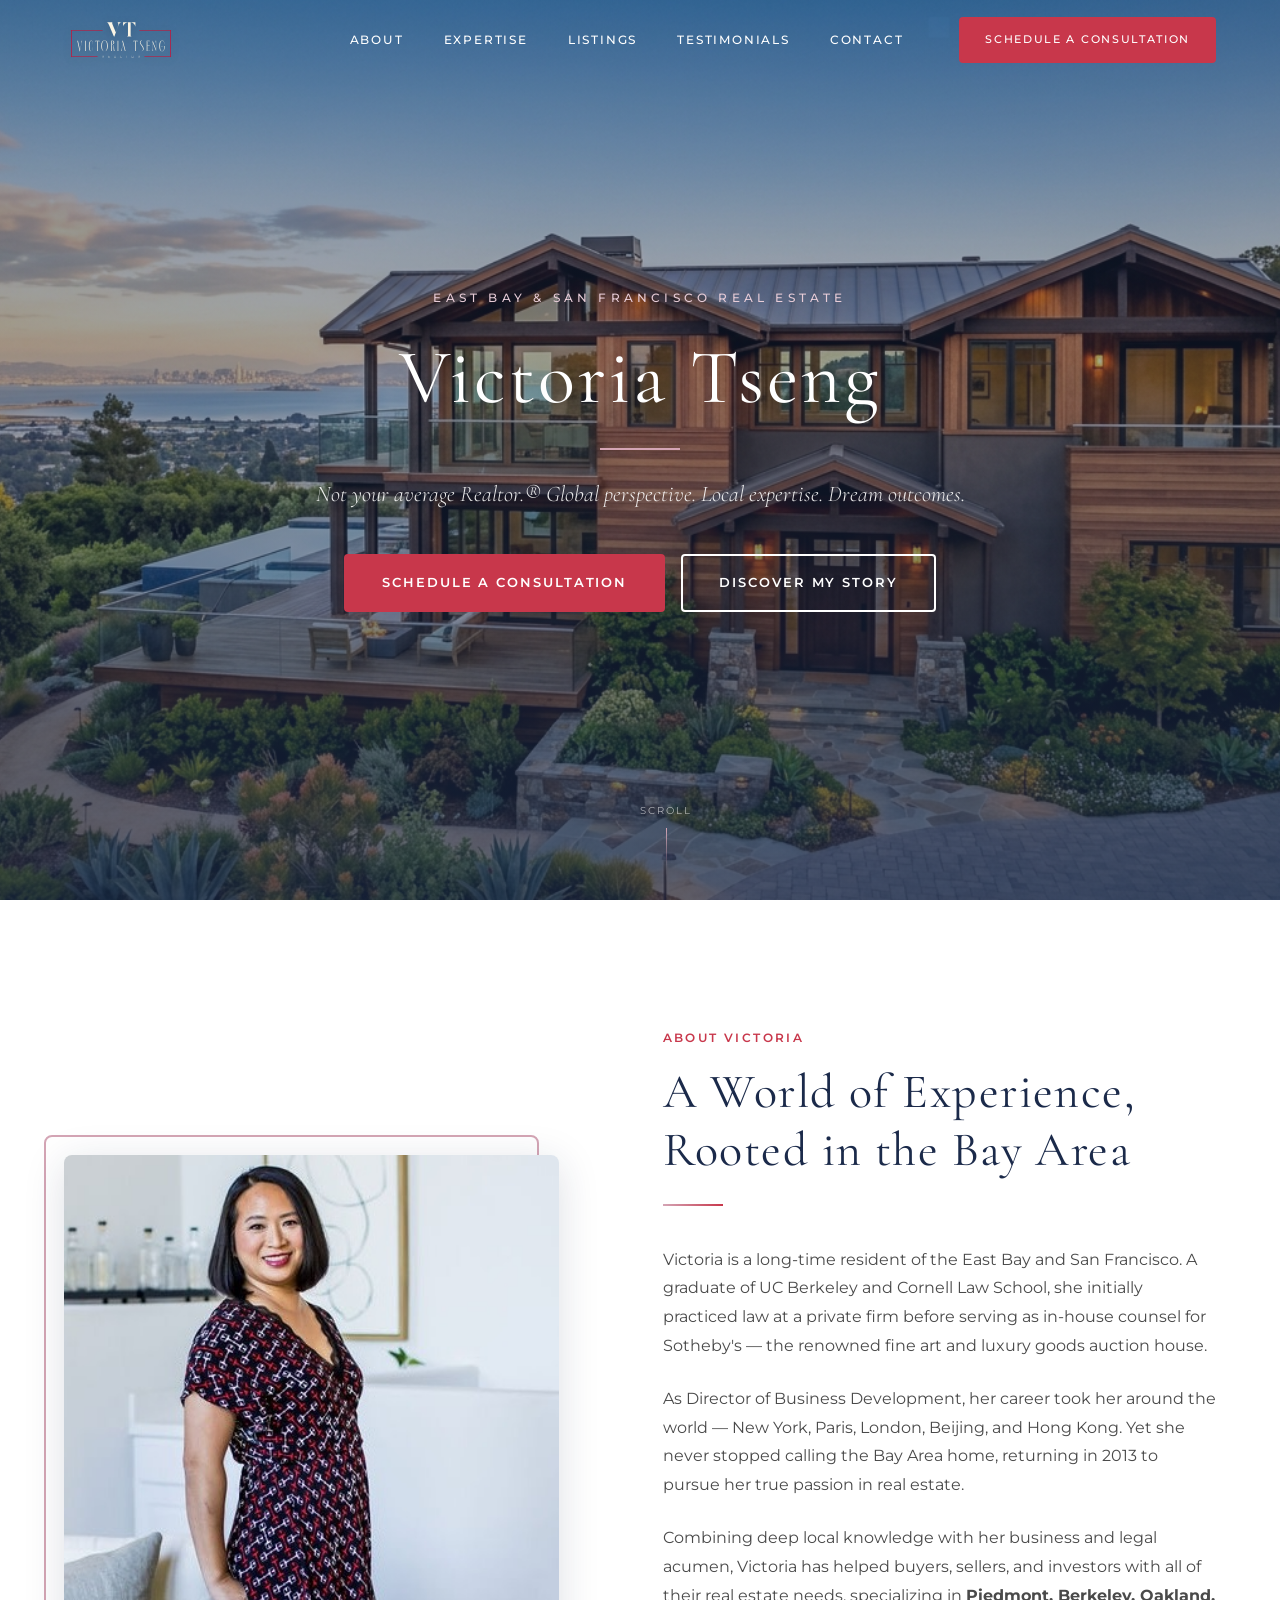
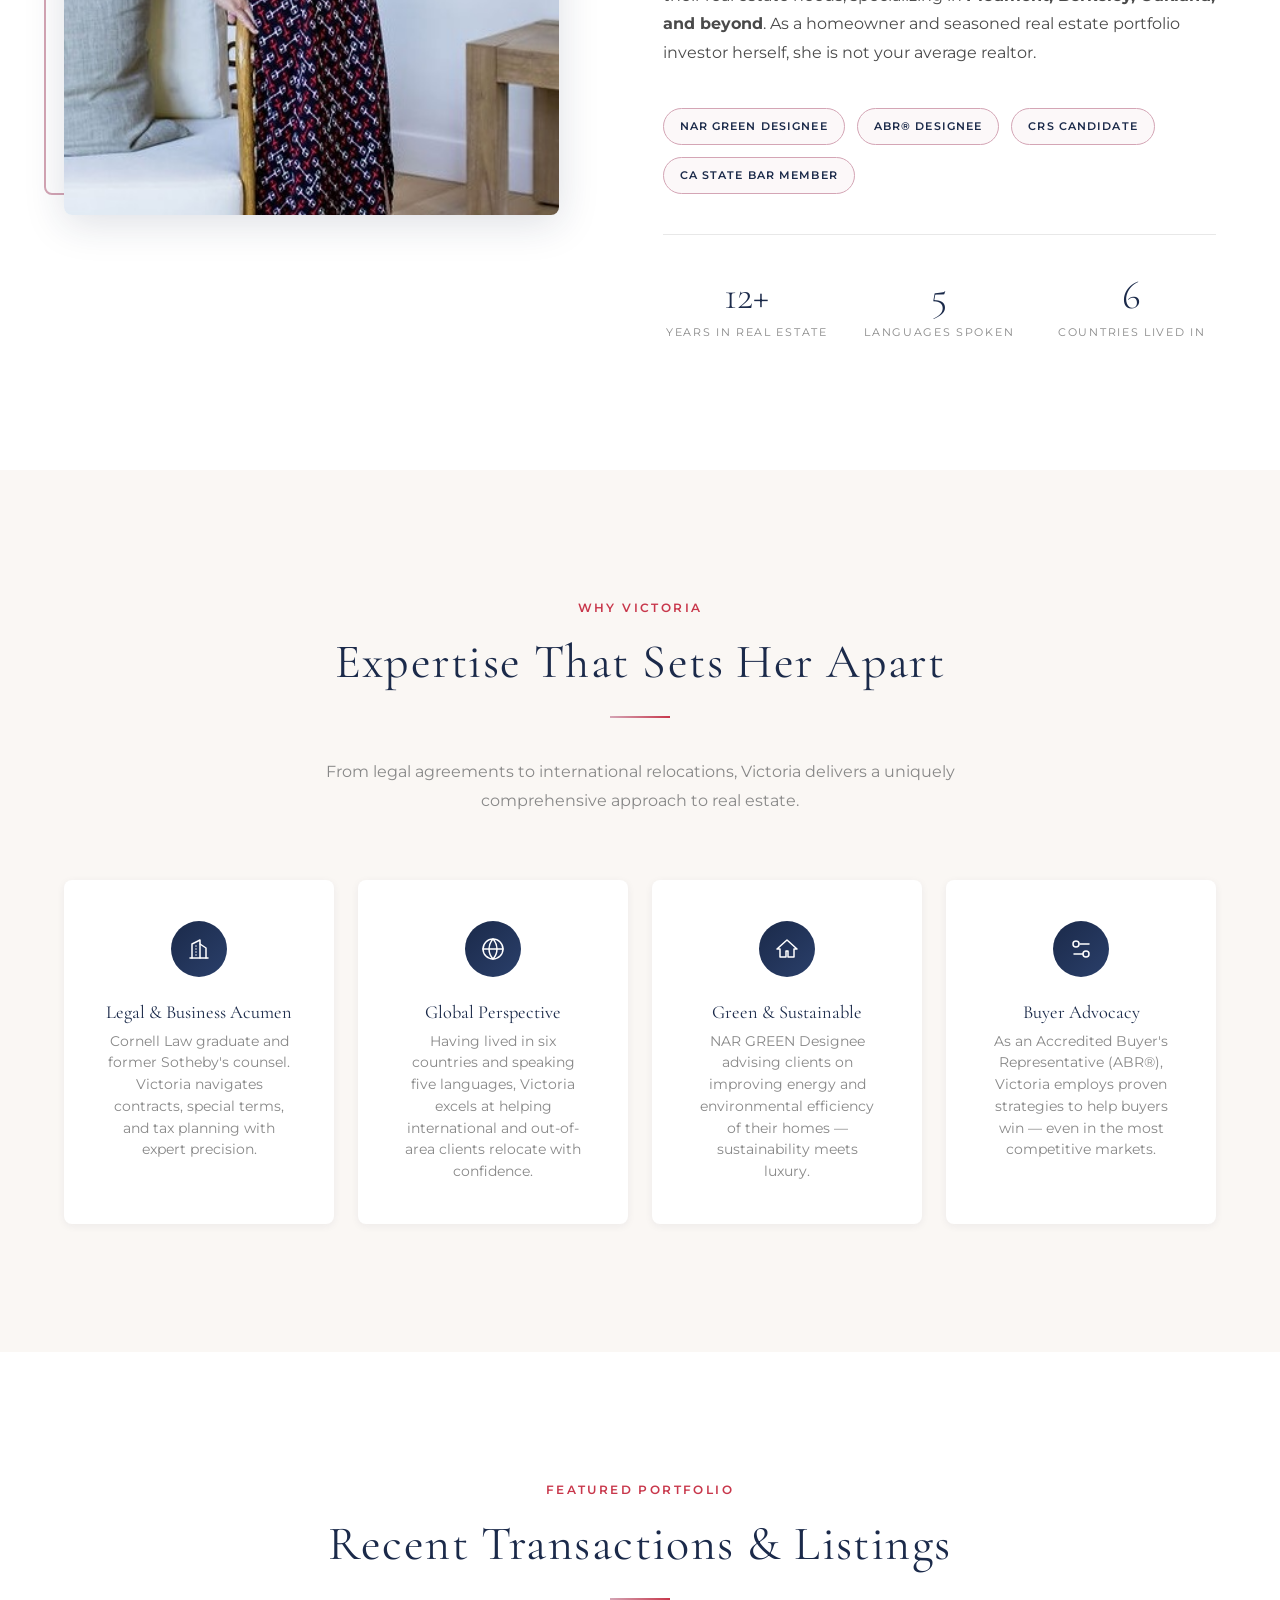
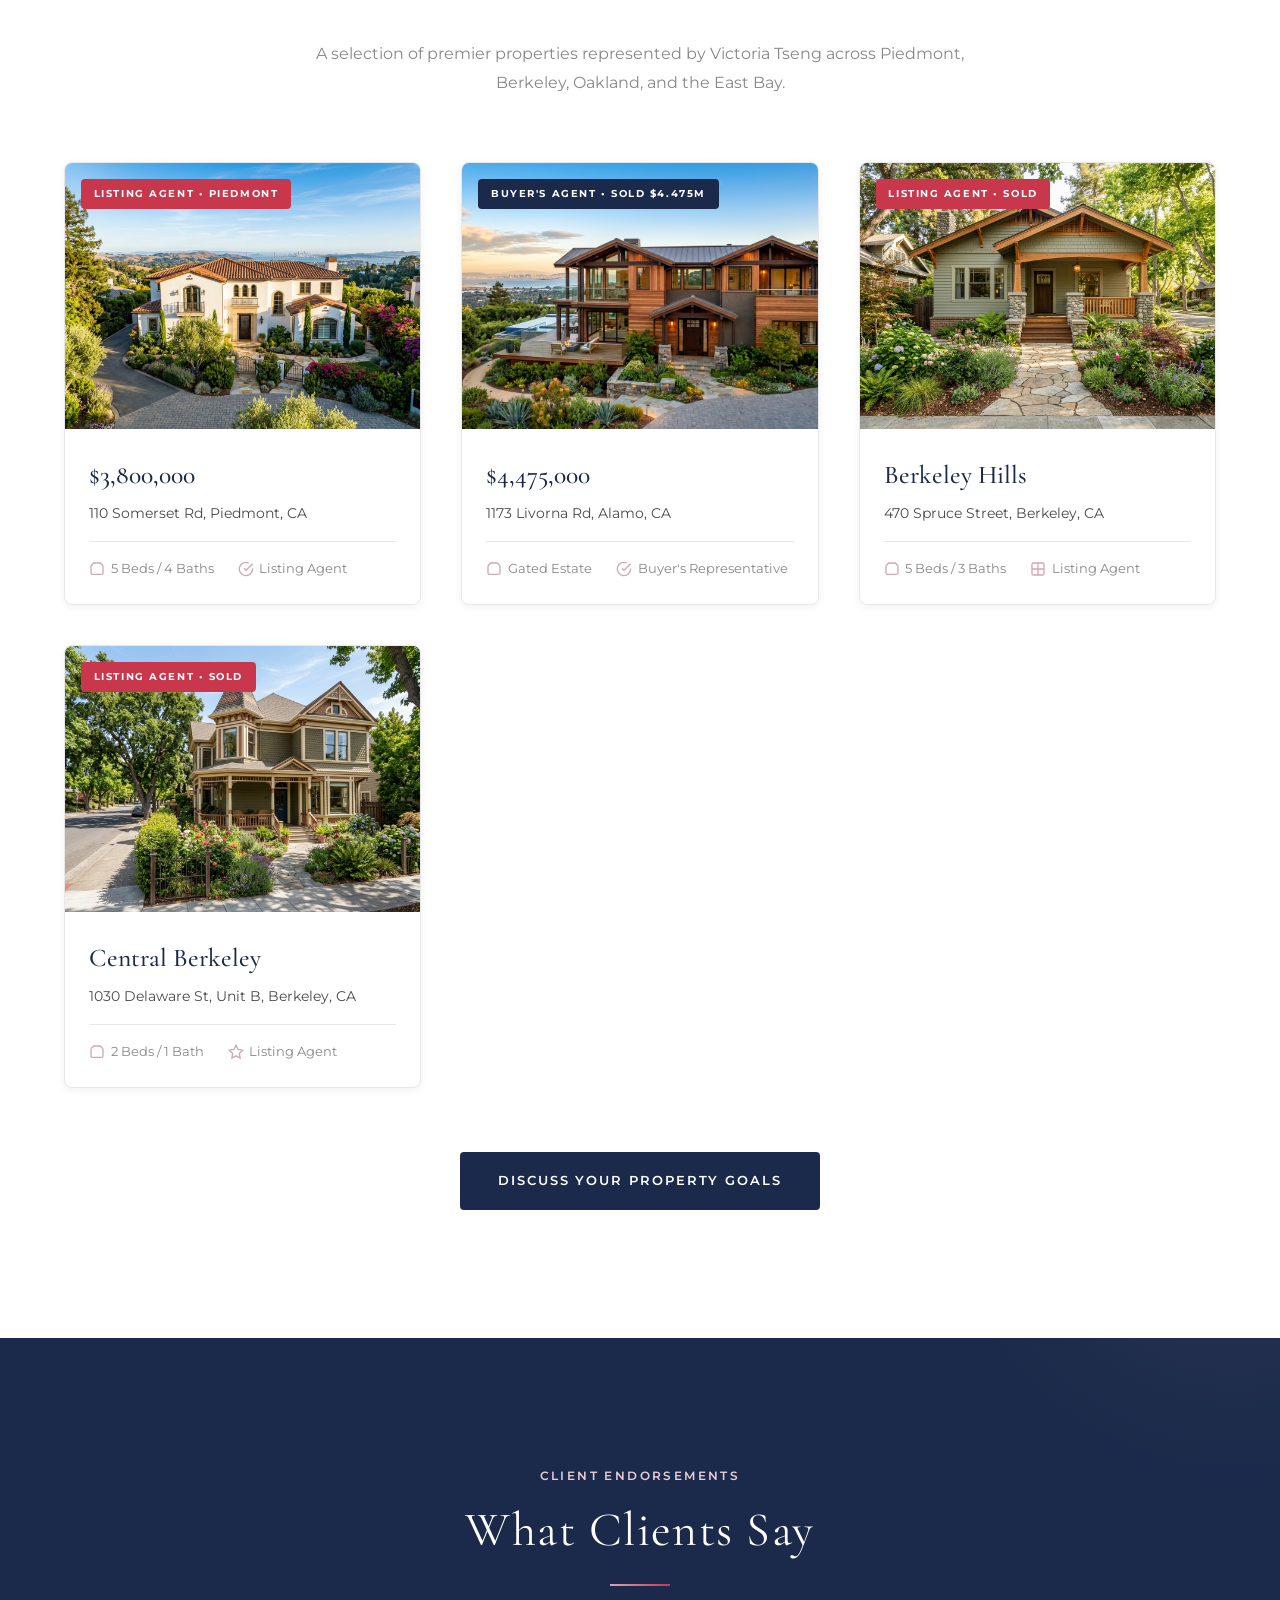
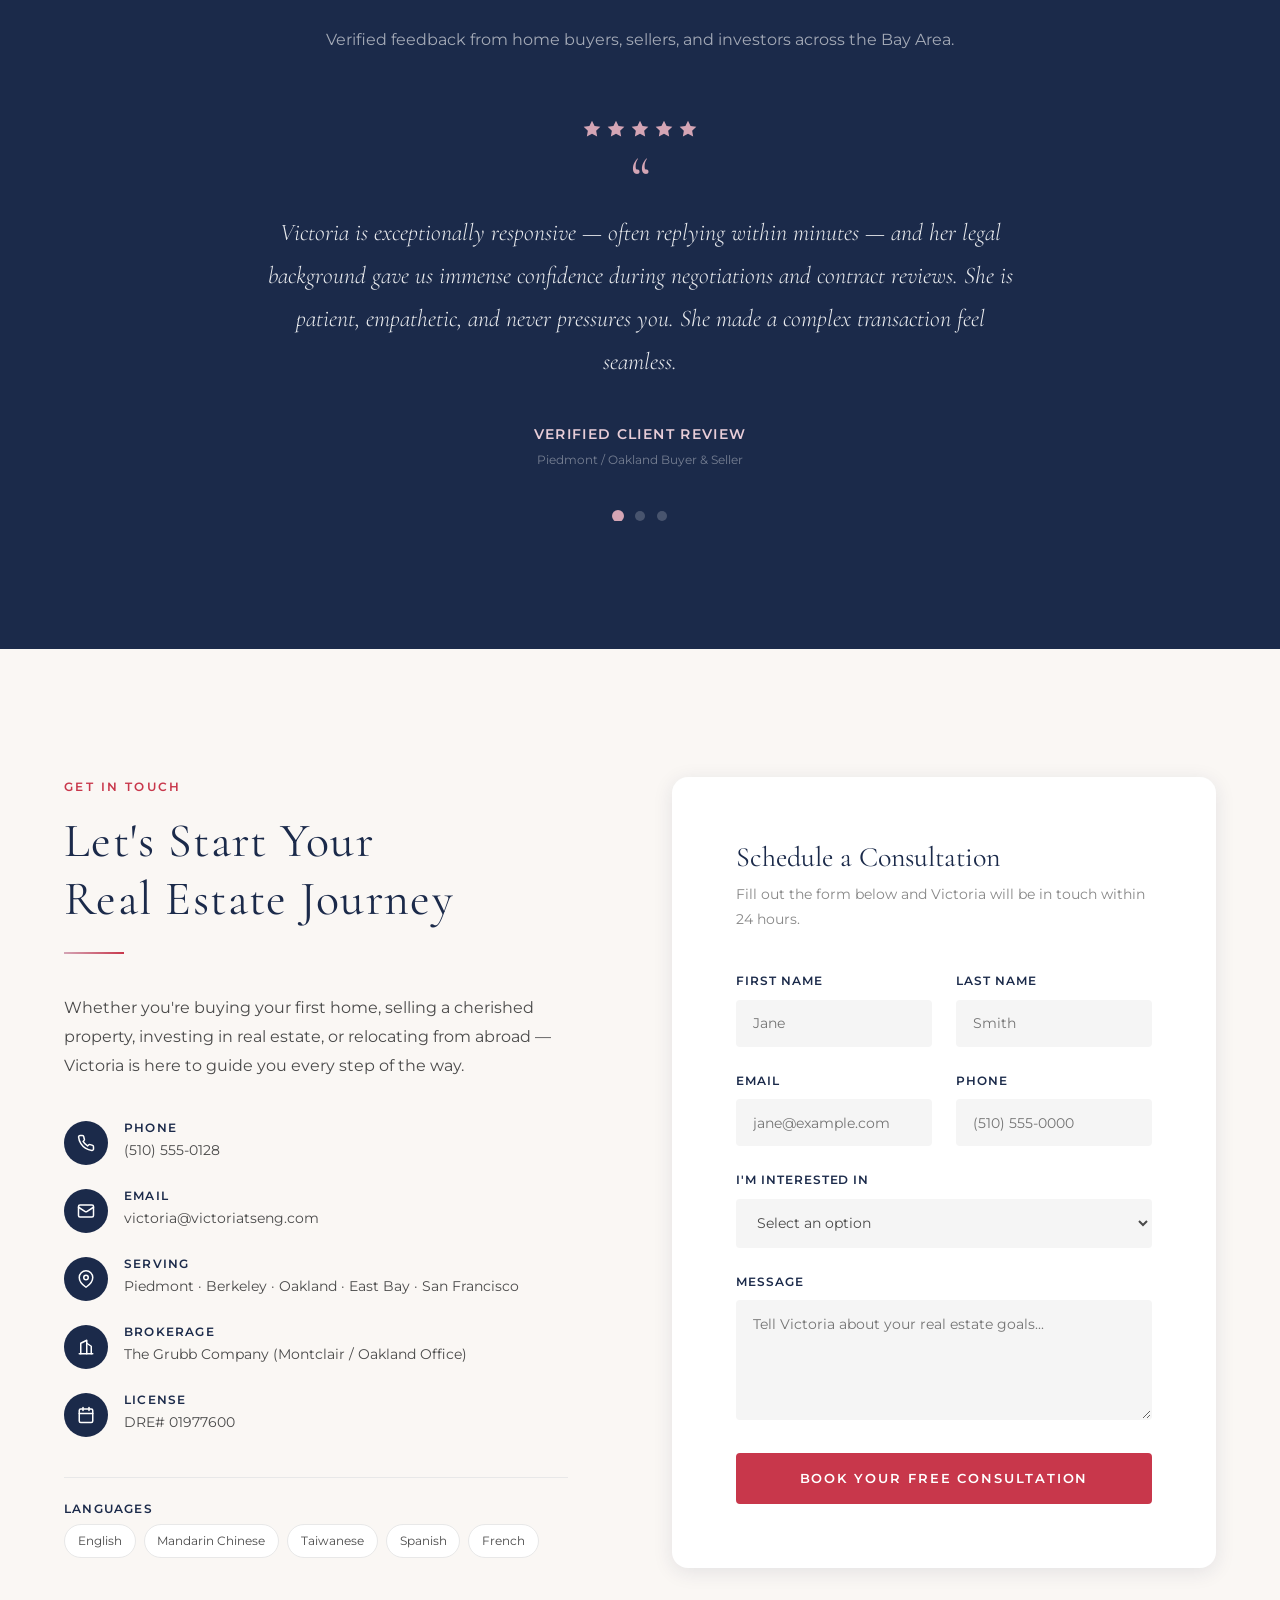
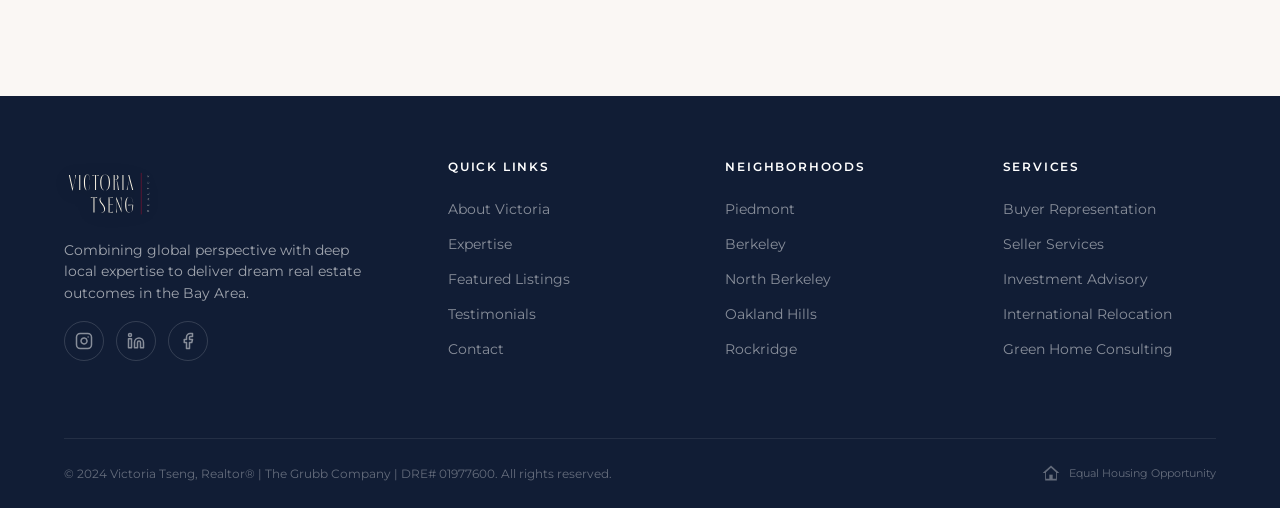
<file: index.html>
<!DOCTYPE html>
<html lang="en">
<head>
  <meta charset="UTF-8">
  <meta name="viewport" content="width=device-width, initial-scale=1.0">
  <title>Victoria Tseng | Realtor® — East Bay &amp; San Francisco Real Estate</title>
  <meta name="description" content="Victoria Tseng, Realtor® DRE#01977600 — Specializing in Piedmont, Berkeley, Oakland and the greater Bay Area. UC Berkeley &amp; Cornell Law graduate with global luxury real estate experience.">
  <meta name="keywords" content="Victoria Tseng, Realtor, Berkeley, Oakland, Piedmont, East Bay, San Francisco, Bay Area, real estate, luxury homes">
  <meta name="author" content="Victoria Tseng">

  <!-- Open Graph -->
  <meta property="og:title" content="Victoria Tseng | East Bay & San Francisco Real Estate">
  <meta property="og:description" content="Specializing in Piedmont, Berkeley, Oakland and the greater Bay Area. Not your average realtor.">
  <meta property="og:type" content="website">

  <!-- Fonts -->
  <link rel="preconnect" href="https://fonts.googleapis.com">
  <link rel="preconnect" href="https://fonts.gstatic.com" crossorigin>
  <link href="https://fonts.googleapis.com/css2?family=Cormorant+Garamond:ital,wght@0,300;0,400;0,500;0,600;0,700;1,300;1,400&family=Montserrat:wght@300;400;500;600;700&display=swap" rel="stylesheet">

  <!-- Styles -->
  <link rel="stylesheet" href="styles.css">
</head>
<body>

  <!-- ==================== NAVIGATION ==================== -->
  <nav class="nav transparent" id="navbar">
    <div class="nav-inner">
      <a href="#" class="nav-logo" aria-label="Victoria Tseng Realtor Home">
        <img src="images/SVG File-01.svg" alt="Victoria Tseng Realtor Logo" class="nav-logo-img">
      </a>

      <div class="nav-links" id="navLinks">
        <a href="#about">About</a>
        <a href="#specialties">Expertise</a>
        <a href="#listings">Listings</a>
        <a href="#testimonials">Testimonials</a>
        <a href="#contact">Contact</a>
        <div class="nav-cta">
          <a href="#contact" class="btn btn-primary">Schedule a Consultation</a>
        </div>
      </div>

      <button class="nav-toggle" id="navToggle" aria-label="Toggle navigation menu">
        <span></span>
        <span></span>
        <span></span>
      </button>
    </div>
  </nav>

  <!-- ==================== HERO ==================== -->
  <section class="hero" id="hero">
    <div class="hero-bg">
      <img src="images/hero.jpg" alt="Luxury home in the Berkeley Hills with bay views" width="1920" height="1080" fetchpriority="high">
    </div>
    <div class="hero-overlay"></div>
    <div class="hero-content">
      <span class="hero-label">East Bay &amp; San Francisco Real Estate</span>
      <h1>Victoria Tseng</h1>
      <hr class="hero-divider">
      <p class="hero-tagline">Not your average Realtor.® Global perspective. Local expertise. Dream outcomes.</p>
      <div class="hero-buttons">
        <a href="#contact" class="btn btn-primary">Schedule a Consultation</a>
        <a href="#about" class="btn btn-outline">Discover My Story</a>
      </div>
    </div>
    <div class="hero-scroll">
      <span>Scroll</span>
      <div class="hero-scroll-line"></div>
    </div>
  </section>

  <!-- ==================== ABOUT ==================== -->
  <section class="about" id="about">
    <div class="container">
      <div class="about-grid">
        <div class="about-image-wrapper reveal-left">
          <img src="images/victoria-tseng.jpg" alt="Victoria Tseng - Realtor®" class="about-image">
          <div class="about-image-accent"></div>
        </div>
        <div class="about-content reveal-right">
          <span class="section-label">About Victoria</span>
          <h2 class="section-title">A World of Experience,<br>Rooted in the Bay Area</h2>
          <hr class="section-divider">

          <p>Victoria is a long-time resident of the East Bay and San Francisco. A graduate of UC Berkeley and Cornell Law School, she initially practiced law at a private firm before serving as in-house counsel for Sotheby's — the renowned fine art and luxury goods auction house.</p>

          <p>As Director of Business Development, her career took her around the world — New York, Paris, London, Beijing, and Hong Kong. Yet she never stopped calling the Bay Area home, returning in 2013 to pursue her true passion in real estate.</p>

          <p>Combining deep local knowledge with her business and legal acumen, Victoria has helped buyers, sellers, and investors with all of their real estate needs, specializing in <strong>Piedmont, Berkeley, Oakland, and beyond</strong>. As a homeowner and seasoned real estate portfolio investor herself, she is not your average realtor.</p>

          <div class="about-designations">
            <span class="designation-badge">NAR GREEN Designee</span>
            <span class="designation-badge">ABR® Designee</span>
            <span class="designation-badge">CRS Candidate</span>
            <span class="designation-badge">CA State Bar Member</span>
          </div>

          <div class="about-stats">
            <div class="stat">
              <div class="stat-number">12+</div>
              <div class="stat-label">Years in Real Estate</div>
            </div>
            <div class="stat">
              <div class="stat-number">5</div>
              <div class="stat-label">Languages Spoken</div>
            </div>
            <div class="stat">
              <div class="stat-number">6</div>
              <div class="stat-label">Countries Lived In</div>
            </div>
          </div>
        </div>
      </div>
    </div>
  </section>

  <!-- ==================== SPECIALTIES ==================== -->
  <section class="specialties" id="specialties">
    <div class="container">
      <div style="text-align: center;" class="reveal">
        <span class="section-label">Why Victoria</span>
        <h2 class="section-title">Expertise That Sets Her Apart</h2>
        <hr class="section-divider" style="margin-left: auto; margin-right: auto;">
        <p style="margin: 0 auto; color: var(--gray-500);">From legal agreements to international relocations, Victoria delivers a uniquely comprehensive approach to real estate.</p>
      </div>

      <div class="specialties-grid reveal-stagger">
        <div class="specialty-card">
          <div class="specialty-icon">
            <svg width="24" height="24" viewBox="0 0 24 24" fill="none" stroke="currentColor" stroke-width="1.5" stroke-linecap="round" stroke-linejoin="round"><path d="M3 21h18"/><path d="M5 21V7l8-4v18"/><path d="M19 21V11l-6-4"/><path d="M9 9v.01"/><path d="M9 12v.01"/><path d="M9 15v.01"/><path d="M9 18v.01"/></svg>
          </div>
          <h3>Legal &amp; Business Acumen</h3>
          <p>Cornell Law graduate and former Sotheby's counsel. Victoria navigates contracts, special terms, and tax planning with expert precision.</p>
        </div>

        <div class="specialty-card">
          <div class="specialty-icon">
            <svg width="24" height="24" viewBox="0 0 24 24" fill="none" stroke="currentColor" stroke-width="1.5" stroke-linecap="round" stroke-linejoin="round"><circle cx="12" cy="12" r="10"/><path d="M2 12h20"/><path d="M12 2a15.3 15.3 0 0 1 4 10 15.3 15.3 0 0 1-4 10 15.3 15.3 0 0 1-4-10 15.3 15.3 0 0 1 4-10z"/></svg>
          </div>
          <h3>Global Perspective</h3>
          <p>Having lived in six countries and speaking five languages, Victoria excels at helping international and out-of-area clients relocate with confidence.</p>
        </div>

        <div class="specialty-card">
          <div class="specialty-icon">
            <svg width="24" height="24" viewBox="0 0 24 24" fill="none" stroke="currentColor" stroke-width="1.5" stroke-linecap="round" stroke-linejoin="round"><path d="M12 3L2 12h3v8h6v-6h2v6h6v-8h3L12 3z"/></svg>
          </div>
          <h3>Green &amp; Sustainable</h3>
          <p>NAR GREEN Designee advising clients on improving energy and environmental efficiency of their homes — sustainability meets luxury.</p>
        </div>

        <div class="specialty-card">
          <div class="specialty-icon">
            <svg width="24" height="24" viewBox="0 0 24 24" fill="none" stroke="currentColor" stroke-width="1.5" stroke-linecap="round" stroke-linejoin="round"><path d="M20 7h-9"/><path d="M14 17H5"/><circle cx="17" cy="17" r="3"/><circle cx="7" cy="7" r="3"/></svg>
          </div>
          <h3>Buyer Advocacy</h3>
          <p>As an Accredited Buyer's Representative (ABR®), Victoria employs proven strategies to help buyers win — even in the most competitive markets.</p>
        </div>
      </div>
    </div>
  </section>

  <!-- ==================== FEATURED LISTINGS & TRANSACTIONS ==================== -->
  <section class="listings" id="listings">
    <div class="container">
      <div class="listings-header reveal">
        <span class="section-label">Featured Portfolio</span>
        <h2 class="section-title">Recent Transactions &amp; Listings</h2>
        <hr class="section-divider" style="margin-left: auto; margin-right: auto;">
        <p>A selection of premier properties represented by Victoria Tseng across Piedmont, Berkeley, Oakland, and the East Bay.</p>
      </div>

      <div class="listings-grid reveal-stagger">
        <!-- Property 1 -->
        <div class="listing-card">
          <div class="listing-image-wrapper">
            <img src="images/listing-2.jpg" alt="110 Somerset Rd, Piedmont" width="600" height="450" loading="lazy">
            <span class="listing-badge">Listing Agent • Piedmont</span>
          </div>
          <div class="listing-details">
            <div class="listing-price">$3,800,000</div>
            <div class="listing-address">110 Somerset Rd, Piedmont, CA</div>
            <div class="listing-features">
              <span class="listing-feature">
                <svg width="16" height="16" viewBox="0 0 24 24" fill="none" stroke="currentColor" stroke-width="2"><path d="M3 7v11a2 2 0 002 2h14"/><path d="M3 7l4-4h10l4 4"/><path d="M21 7v11a2 2 0 01-2 2"/><path d="M7 11h.01"/></svg>
                5 Beds / 4 Baths
              </span>
              <span class="listing-feature">
                <svg width="16" height="16" viewBox="0 0 24 24" fill="none" stroke="currentColor" stroke-width="2"><path d="M22 11.08V12a10 10 0 1 1-5.93-9.14"/><polyline points="22 4 12 14.01 9 11.01"/></svg>
                Listing Agent
              </span>
            </div>
          </div>
        </div>

        <!-- Property 2 -->
        <div class="listing-card">
          <div class="listing-image-wrapper">
            <img src="images/hero.jpg" alt="1173 Livorna Rd, Alamo" width="600" height="450" loading="lazy">
            <span class="listing-badge" style="background: var(--navy);">Buyer's Agent • Sold $4.475M</span>
          </div>
          <div class="listing-details">
            <div class="listing-price">$4,475,000</div>
            <div class="listing-address">1173 Livorna Rd, Alamo, CA</div>
            <div class="listing-features">
              <span class="listing-feature">
                <svg width="16" height="16" viewBox="0 0 24 24" fill="none" stroke="currentColor" stroke-width="2"><path d="M3 7v11a2 2 0 002 2h14"/><path d="M3 7l4-4h10l4 4"/><path d="M21 7v11a2 2 0 01-2 2"/><path d="M7 11h.01"/></svg>
                Gated Estate
              </span>
              <span class="listing-feature">
                <svg width="16" height="16" viewBox="0 0 24 24" fill="none" stroke="currentColor" stroke-width="2"><path d="M22 11.08V12a10 10 0 1 1-5.93-9.14"/><polyline points="22 4 12 14.01 9 11.01"/></svg>
                Buyer's Representative
              </span>
            </div>
          </div>
        </div>

        <!-- Property 3 -->
        <div class="listing-card">
          <div class="listing-image-wrapper">
            <img src="images/listing-1.jpg" alt="470 Spruce St, Berkeley" width="600" height="450" loading="lazy">
            <span class="listing-badge">Listing Agent • Sold</span>
          </div>
          <div class="listing-details">
            <div class="listing-price">Berkeley Hills</div>
            <div class="listing-address">470 Spruce Street, Berkeley, CA</div>
            <div class="listing-features">
              <span class="listing-feature">
                <svg width="16" height="16" viewBox="0 0 24 24" fill="none" stroke="currentColor" stroke-width="2"><path d="M3 7v11a2 2 0 002 2h14"/><path d="M3 7l4-4h10l4 4"/><path d="M21 7v11a2 2 0 01-2 2"/><path d="M7 11h.01"/></svg>
                5 Beds / 3 Baths
              </span>
              <span class="listing-feature">
                <svg width="16" height="16" viewBox="0 0 24 24" fill="none" stroke="currentColor" stroke-width="2"><rect x="3" y="3" width="18" height="18" rx="2"/><path d="M3 12h18"/><path d="M12 3v18"/></svg>
                Listing Agent
              </span>
            </div>
          </div>
        </div>

        <!-- Property 4 -->
        <div class="listing-card">
          <div class="listing-image-wrapper">
            <img src="images/listing-3.jpg" alt="1030 Delaware St, Berkeley" width="600" height="450" loading="lazy">
            <span class="listing-badge">Listing Agent • Sold</span>
          </div>
          <div class="listing-details">
            <div class="listing-price">Central Berkeley</div>
            <div class="listing-address">1030 Delaware St, Unit B, Berkeley, CA</div>
            <div class="listing-features">
              <span class="listing-feature">
                <svg width="16" height="16" viewBox="0 0 24 24" fill="none" stroke="currentColor" stroke-width="2"><path d="M3 7v11a2 2 0 002 2h14"/><path d="M3 7l4-4h10l4 4"/><path d="M21 7v11a2 2 0 01-2 2"/><path d="M7 11h.01"/></svg>
                2 Beds / 1 Bath
              </span>
              <span class="listing-feature">
                <svg width="16" height="16" viewBox="0 0 24 24" fill="none" stroke="currentColor" stroke-width="2"><path d="M12 2l3.09 6.26L22 9.27l-5 4.87 1.18 6.88L12 17.77l-6.18 3.25L7 14.14 2 9.27l6.91-1.01L12 2z"/></svg>
                Listing Agent
              </span>
            </div>
          </div>
        </div>
      </div>

      <div class="listings-cta reveal">
        <a href="#contact" class="btn btn-navy">Discuss Your Property Goals</a>
      </div>
    </div>
  </section>

  <!-- ==================== TESTIMONIALS ==================== -->
  <section class="testimonials" id="testimonials">
    <div class="container">
      <div class="testimonials-header reveal">
        <span class="section-label" style="color: var(--mauve-light);">Client Endorsements</span>
        <h2 class="section-title">What Clients Say</h2>
        <hr class="section-divider" style="margin-left: auto; margin-right: auto;">
        <p>Verified feedback from home buyers, sellers, and investors across the Bay Area.</p>
      </div>

      <div class="testimonials-slider reveal" id="testimonialSlider">
        <div class="testimonials-track" id="testimonialTrack">
          <!-- Testimonial 1 -->
          <div class="testimonial-slide">
            <div class="testimonial-stars">
              <svg viewBox="0 0 24 24"><path d="M12 2l3.09 6.26L22 9.27l-5 4.87 1.18 6.88L12 17.77l-6.18 3.25L7 14.14 2 9.27l6.91-1.01L12 2z"/></svg>
              <svg viewBox="0 0 24 24"><path d="M12 2l3.09 6.26L22 9.27l-5 4.87 1.18 6.88L12 17.77l-6.18 3.25L7 14.14 2 9.27l6.91-1.01L12 2z"/></svg>
              <svg viewBox="0 0 24 24"><path d="M12 2l3.09 6.26L22 9.27l-5 4.87 1.18 6.88L12 17.77l-6.18 3.25L7 14.14 2 9.27l6.91-1.01L12 2z"/></svg>
              <svg viewBox="0 0 24 24"><path d="M12 2l3.09 6.26L22 9.27l-5 4.87 1.18 6.88L12 17.77l-6.18 3.25L7 14.14 2 9.27l6.91-1.01L12 2z"/></svg>
              <svg viewBox="0 0 24 24"><path d="M12 2l3.09 6.26L22 9.27l-5 4.87 1.18 6.88L12 17.77l-6.18 3.25L7 14.14 2 9.27l6.91-1.01L12 2z"/></svg>
            </div>
            <p class="testimonial-quote">Victoria is exceptionally responsive — often replying within minutes — and her legal background gave us immense confidence during negotiations and contract reviews. She is patient, empathetic, and never pressures you. She made a complex transaction feel seamless.</p>
            <div class="testimonial-author">Verified Client Review</div>
            <div class="testimonial-role">Piedmont / Oakland Buyer &amp; Seller</div>
          </div>

          <!-- Testimonial 2 -->
          <div class="testimonial-slide">
            <div class="testimonial-stars">
              <svg viewBox="0 0 24 24"><path d="M12 2l3.09 6.26L22 9.27l-5 4.87 1.18 6.88L12 17.77l-6.18 3.25L7 14.14 2 9.27l6.91-1.01L12 2z"/></svg>
              <svg viewBox="0 0 24 24"><path d="M12 2l3.09 6.26L22 9.27l-5 4.87 1.18 6.88L12 17.77l-6.18 3.25L7 14.14 2 9.27l6.91-1.01L12 2z"/></svg>
              <svg viewBox="0 0 24 24"><path d="M12 2l3.09 6.26L22 9.27l-5 4.87 1.18 6.88L12 17.77l-6.18 3.25L7 14.14 2 9.27l6.91-1.01L12 2z"/></svg>
              <svg viewBox="0 0 24 24"><path d="M12 2l3.09 6.26L22 9.27l-5 4.87 1.18 6.88L12 17.77l-6.18 3.25L7 14.14 2 9.27l6.91-1.01L12 2z"/></svg>
              <svg viewBox="0 0 24 24"><path d="M12 2l3.09 6.26L22 9.27l-5 4.87 1.18 6.88L12 17.77l-6.18 3.25L7 14.14 2 9.27l6.91-1.01L12 2z"/></svg>
            </div>
            <p class="testimonial-quote">Her deep experience living around the world and legal training make Victoria truly one of a kind. She understood our exact criteria, provided clear neighborhood comparisons, and continued to help us with trusted contractor recommendations long after closing.</p>
            <div class="testimonial-author">Verified Client Review</div>
            <div class="testimonial-role">Berkeley Relocation Client</div>
          </div>

          <!-- Testimonial 3 -->
          <div class="testimonial-slide">
            <div class="testimonial-stars">
              <svg viewBox="0 0 24 24"><path d="M12 2l3.09 6.26L22 9.27l-5 4.87 1.18 6.88L12 17.77l-6.18 3.25L7 14.14 2 9.27l6.91-1.01L12 2z"/></svg>
              <svg viewBox="0 0 24 24"><path d="M12 2l3.09 6.26L22 9.27l-5 4.87 1.18 6.88L12 17.77l-6.18 3.25L7 14.14 2 9.27l6.91-1.01L12 2z"/></svg>
              <svg viewBox="0 0 24 24"><path d="M12 2l3.09 6.26L22 9.27l-5 4.87 1.18 6.88L12 17.77l-6.18 3.25L7 14.14 2 9.27l6.91-1.01L12 2z"/></svg>
              <svg viewBox="0 0 24 24"><path d="M12 2l3.09 6.26L22 9.27l-5 4.87 1.18 6.88L12 17.77l-6.18 3.25L7 14.14 2 9.27l6.91-1.01L12 2z"/></svg>
              <svg viewBox="0 0 24 24"><path d="M12 2l3.09 6.26L22 9.27l-5 4.87 1.18 6.88L12 17.77l-6.18 3.25L7 14.14 2 9.27l6.91-1.01L12 2z"/></svg>
            </div>
            <p class="testimonial-quote">Victoria's attention to detail, thorough property condition assessments, and proactive marketing achieved an outstanding result for our property. Working with a lawyer-turned-realtor gave us a major edge.</p>
            <div class="testimonial-author">Verified Client Review</div>
            <div class="testimonial-role">East Bay Seller</div>
          </div>
        </div>

        <div class="testimonials-dots" id="testimonialDots">
          <button class="testimonials-dot active" data-slide="0" aria-label="Go to testimonial 1"></button>
          <button class="testimonials-dot" data-slide="1" aria-label="Go to testimonial 2"></button>
          <button class="testimonials-dot" data-slide="2" aria-label="Go to testimonial 3"></button>
        </div>
      </div>
    </div>
  </section>

  <!-- ==================== CONTACT ==================== -->
  <section class="contact" id="contact">
    <div class="container">
      <div class="contact-grid">
        <div class="contact-info reveal-left">
          <span class="section-label">Get in Touch</span>
          <h2 class="section-title">Let's Start Your<br>Real Estate Journey</h2>
          <hr class="section-divider">
          <p>Whether you're buying your first home, selling a cherished property, investing in real estate, or relocating from abroad — Victoria is here to guide you every step of the way.</p>

          <div class="contact-detail">
            <div class="contact-detail-icon">
              <svg width="18" height="18" viewBox="0 0 24 24" fill="none" stroke="currentColor" stroke-width="2" stroke-linecap="round" stroke-linejoin="round"><path d="M22 16.92v3a2 2 0 01-2.18 2 19.79 19.79 0 01-8.63-3.07 19.5 19.5 0 01-6-6 19.79 19.79 0 01-3.07-8.67A2 2 0 014.11 2h3a2 2 0 012 1.72 12.84 12.84 0 00.7 2.81 2 2 0 01-.45 2.11L8.09 9.91a16 16 0 006 6l1.27-1.27a2 2 0 012.11-.45 12.84 12.84 0 002.81.7A2 2 0 0122 16.92z"/></svg>
            </div>
            <div class="contact-detail-text">
              <h4>Phone</h4>
              <p>(510) 555-0128</p>
            </div>
          </div>

          <div class="contact-detail">
            <div class="contact-detail-icon">
              <svg width="18" height="18" viewBox="0 0 24 24" fill="none" stroke="currentColor" stroke-width="2" stroke-linecap="round" stroke-linejoin="round"><rect x="2" y="4" width="20" height="16" rx="2"/><path d="M22 7l-8.97 5.7a1.94 1.94 0 01-2.06 0L2 7"/></svg>
            </div>
            <div class="contact-detail-text">
              <h4>Email</h4>
              <p>victoria@victoriatseng.com</p>
            </div>
          </div>

          <div class="contact-detail">
            <div class="contact-detail-icon">
              <svg width="18" height="18" viewBox="0 0 24 24" fill="none" stroke="currentColor" stroke-width="2" stroke-linecap="round" stroke-linejoin="round"><path d="M21 10c0 7-9 13-9 13s-9-6-9-13a9 9 0 0118 0z"/><circle cx="12" cy="10" r="3"/></svg>
            </div>
            <div class="contact-detail-text">
              <h4>Serving</h4>
              <p>Piedmont · Berkeley · Oakland · East Bay · San Francisco</p>
            </div>
          </div>

          <div class="contact-detail">
            <div class="contact-detail-icon">
              <svg width="18" height="18" viewBox="0 0 24 24" fill="none" stroke="currentColor" stroke-width="2" stroke-linecap="round" stroke-linejoin="round"><path d="M3 21h18"/><path d="M5 21V7l8-4v18"/><path d="M19 21V11l-6-4"/></svg>
            </div>
            <div class="contact-detail-text">
              <h4>Brokerage</h4>
              <p>The Grubb Company (Montclair / Oakland Office)</p>
            </div>
          </div>

          <div class="contact-detail">
            <div class="contact-detail-icon">
              <svg width="18" height="18" viewBox="0 0 24 24" fill="none" stroke="currentColor" stroke-width="2" stroke-linecap="round" stroke-linejoin="round"><rect x="3" y="4" width="18" height="18" rx="2" ry="2"/><path d="M16 2v4"/><path d="M8 2v4"/><path d="M3 10h18"/></svg>
            </div>
            <div class="contact-detail-text">
              <h4>License</h4>
              <p>DRE# 01977600</p>
            </div>
          </div>

          <div class="contact-languages">
            <h4>Languages</h4>
            <div class="languages-list">
              <span class="language-tag">English</span>
              <span class="language-tag">Mandarin Chinese</span>
              <span class="language-tag">Taiwanese</span>
              <span class="language-tag">Spanish</span>
              <span class="language-tag">French</span>
            </div>
          </div>
        </div>

        <div class="contact-form-wrapper reveal-right">
          <h3>Schedule a Consultation</h3>
          <p>Fill out the form below and Victoria will be in touch within 24 hours.</p>
          <form id="contactForm" action="#" method="POST">
            <div class="form-row">
              <div class="form-group">
                <label for="firstName">First Name</label>
                <input type="text" id="firstName" name="firstName" placeholder="Jane" required>
              </div>
              <div class="form-group">
                <label for="lastName">Last Name</label>
                <input type="text" id="lastName" name="lastName" placeholder="Smith" required>
              </div>
            </div>
            <div class="form-row">
              <div class="form-group">
                <label for="email">Email</label>
                <input type="email" id="email" name="email" placeholder="jane@example.com" required>
              </div>
              <div class="form-group">
                <label for="phone">Phone</label>
                <input type="tel" id="phone" name="phone" placeholder="(510) 555-0000">
              </div>
            </div>
            <div class="form-group">
              <label for="interest">I'm Interested In</label>
              <select id="interest" name="interest">
                <option value="" disabled selected>Select an option</option>
                <option value="buying">Buying a Home</option>
                <option value="selling">Selling a Home</option>
                <option value="investing">Real Estate Investment</option>
                <option value="relocation">International / Out-of-Area Relocation</option>
                <option value="green">Green Home Consultation</option>
                <option value="other">Other</option>
              </select>
            </div>
            <div class="form-group">
              <label for="message">Message</label>
              <textarea id="message" name="message" placeholder="Tell Victoria about your real estate goals..."></textarea>
            </div>
            <div class="form-submit">
              <button type="submit" class="btn btn-primary">Book Your Free Consultation</button>
            </div>
          </form>
        </div>
      </div>
    </div>
  </section>

  <!-- ==================== FOOTER ==================== -->
  <footer class="footer">
    <div class="container">
      <div class="footer-grid">
        <div class="footer-brand">
          <a href="#" class="footer-logo-link" aria-label="Victoria Tseng Realtor Home">
            <img src="images/SVG File-02.svg" alt="Victoria Tseng Realtor Logo" class="footer-logo-img">
          </a>
          <p style="margin-top: 1rem;">Combining global perspective with deep local expertise to deliver dream real estate outcomes in the Bay Area.</p>
          <div class="footer-social">
            <a href="#" aria-label="Instagram">
              <svg width="18" height="18" viewBox="0 0 24 24" fill="none" stroke="currentColor" stroke-width="2" stroke-linecap="round" stroke-linejoin="round"><rect x="2" y="2" width="20" height="20" rx="5" ry="5"/><path d="M16 11.37A4 4 0 1112.63 8 4 4 0 0116 11.37z"/><line x1="17.5" y1="6.5" x2="17.51" y2="6.5"/></svg>
            </a>
            <a href="#" aria-label="LinkedIn">
              <svg width="18" height="18" viewBox="0 0 24 24" fill="none" stroke="currentColor" stroke-width="2" stroke-linecap="round" stroke-linejoin="round"><path d="M16 8a6 6 0 016 6v7h-4v-7a2 2 0 00-2-2 2 2 0 00-2 2v7h-4v-7a6 6 0 016-6z"/><rect x="2" y="9" width="4" height="12"/><circle cx="4" cy="4" r="2"/></svg>
            </a>
            <a href="#" aria-label="Facebook">
              <svg width="18" height="18" viewBox="0 0 24 24" fill="none" stroke="currentColor" stroke-width="2" stroke-linecap="round" stroke-linejoin="round"><path d="M18 2h-3a5 5 0 00-5 5v3H7v4h3v8h4v-8h3l1-4h-4V7a1 1 0 011-1h3z"/></svg>
            </a>
          </div>
        </div>

        <div class="footer-col">
          <h4>Quick Links</h4>
          <a href="#about">About Victoria</a>
          <a href="#specialties">Expertise</a>
          <a href="#listings">Featured Listings</a>
          <a href="#testimonials">Testimonials</a>
          <a href="#contact">Contact</a>
        </div>

        <div class="footer-col">
          <h4>Neighborhoods</h4>
          <a href="#">Piedmont</a>
          <a href="#">Berkeley</a>
          <a href="#">North Berkeley</a>
          <a href="#">Oakland Hills</a>
          <a href="#">Rockridge</a>
        </div>

        <div class="footer-col">
          <h4>Services</h4>
          <a href="#">Buyer Representation</a>
          <a href="#">Seller Services</a>
          <a href="#">Investment Advisory</a>
          <a href="#">International Relocation</a>
          <a href="#">Green Home Consulting</a>
        </div>
      </div>

      <div class="footer-bottom">
        <p>&copy; 2024 Victoria Tseng, Realtor® | The Grubb Company | DRE# 01977600. All rights reserved.</p>
        <div class="footer-equal-housing">
          <svg width="20" height="20" viewBox="0 0 24 24" fill="currentColor"><path d="M12 3L2 12h3v9h14v-9h3L12 3zm0 2.84L18 11v8H6v-8l6-5.16z"/><path d="M10 14h4v5h-4z"/></svg>
          Equal Housing Opportunity
        </div>
      </div>
    </div>
  </footer>

  <!-- Scripts -->
  <script src="script.js"></script>
</body>
</html>
</file>
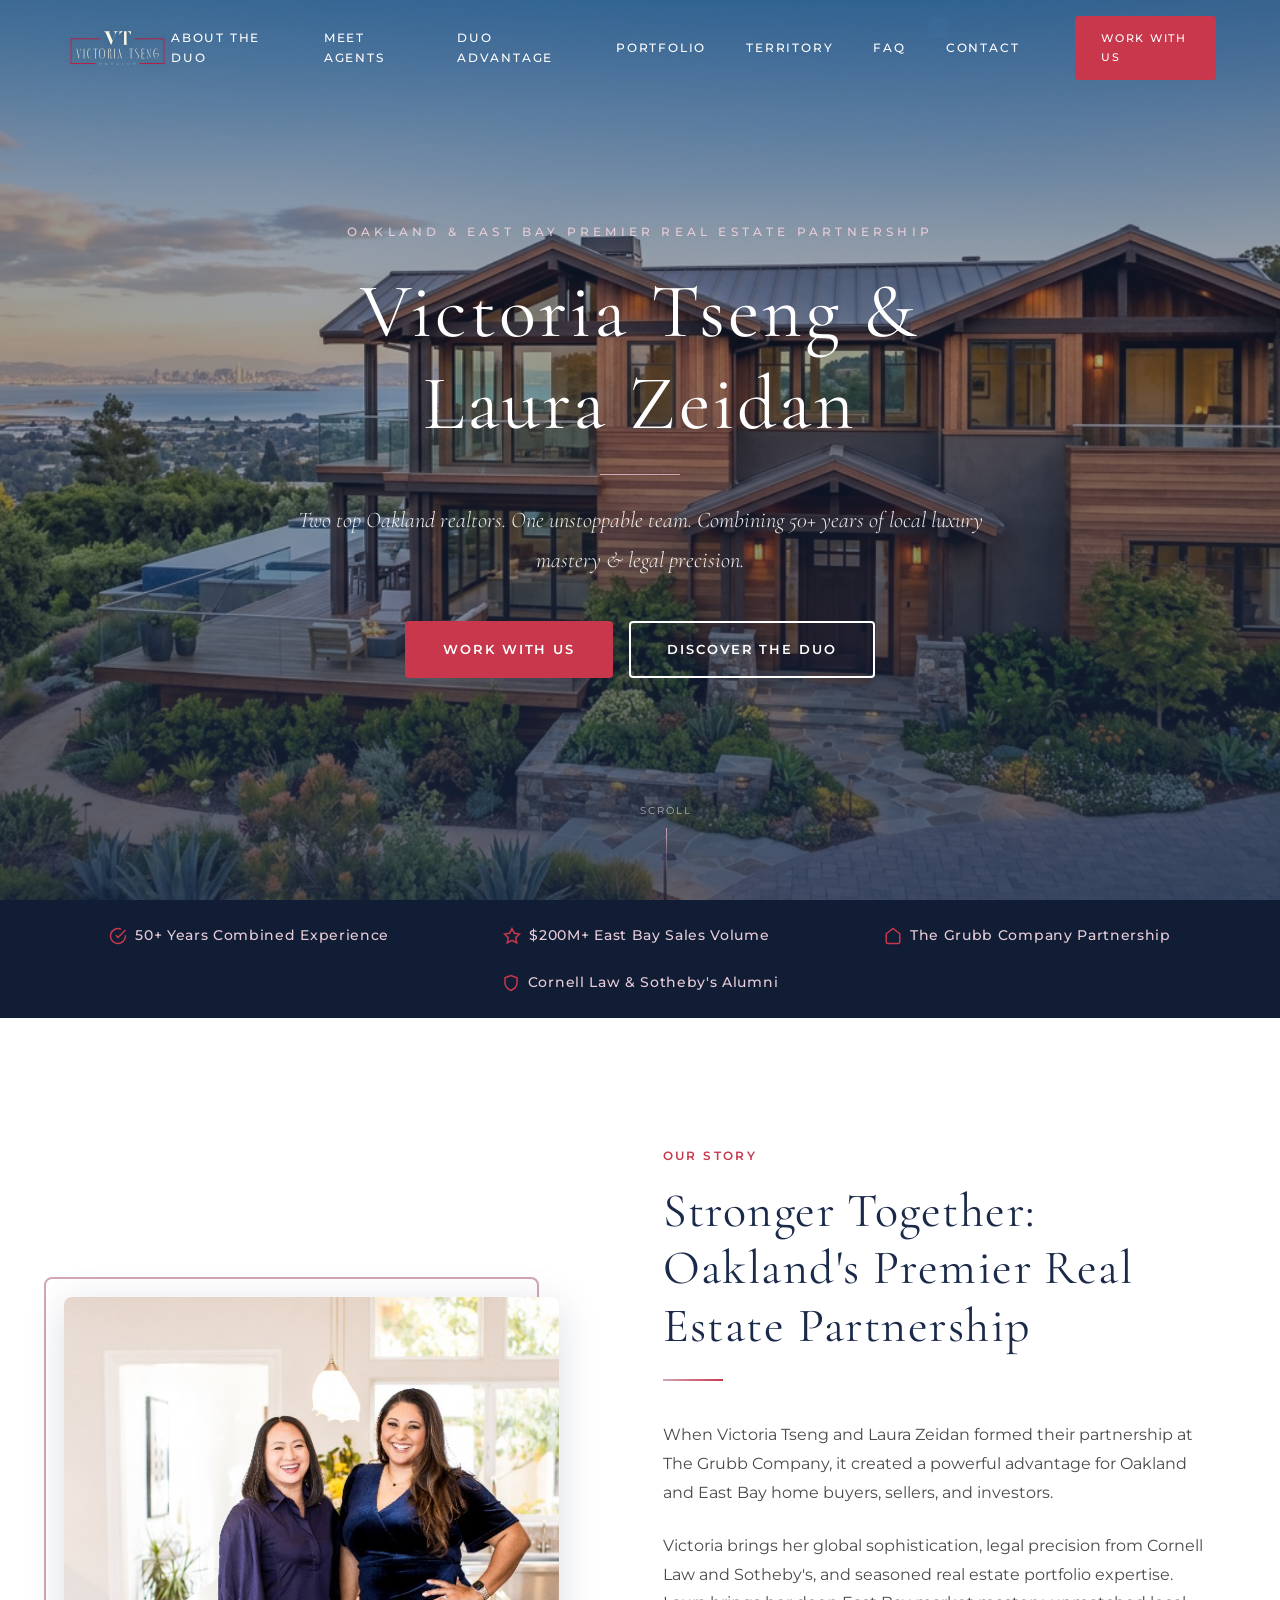
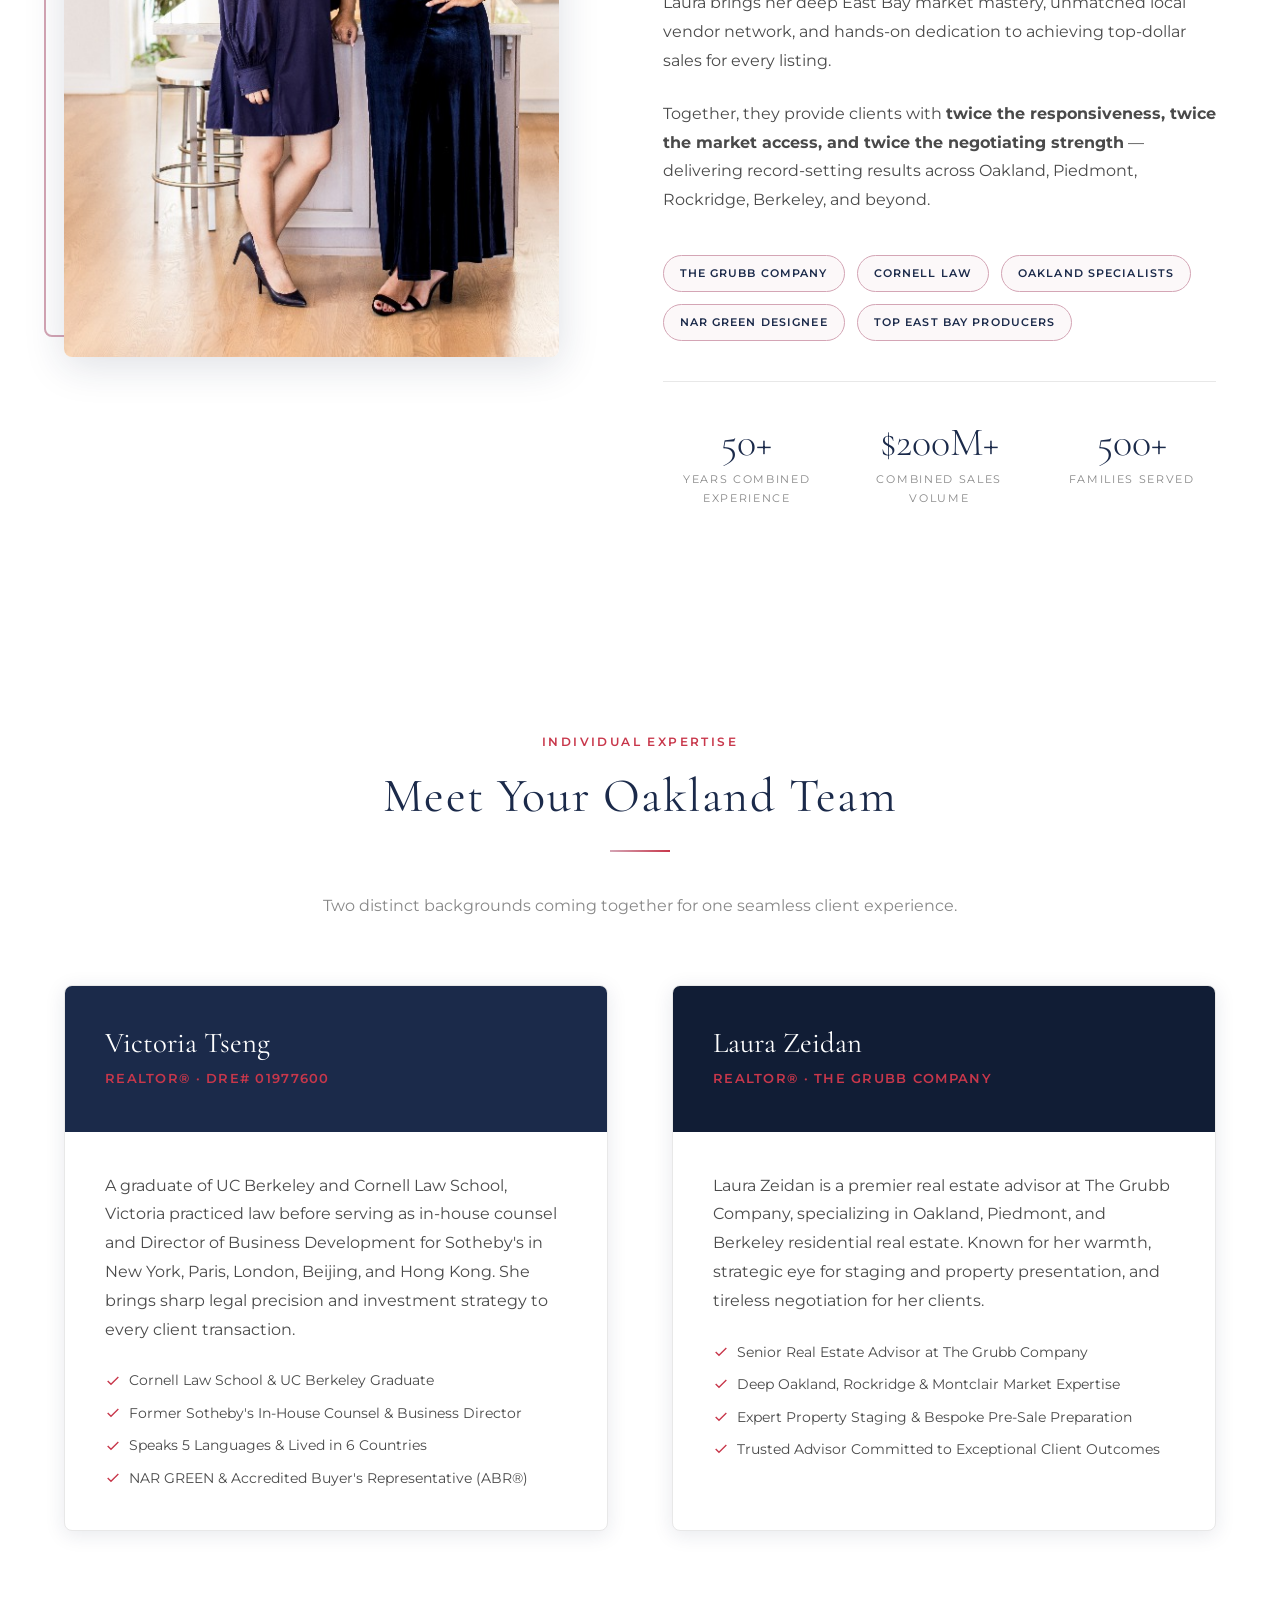
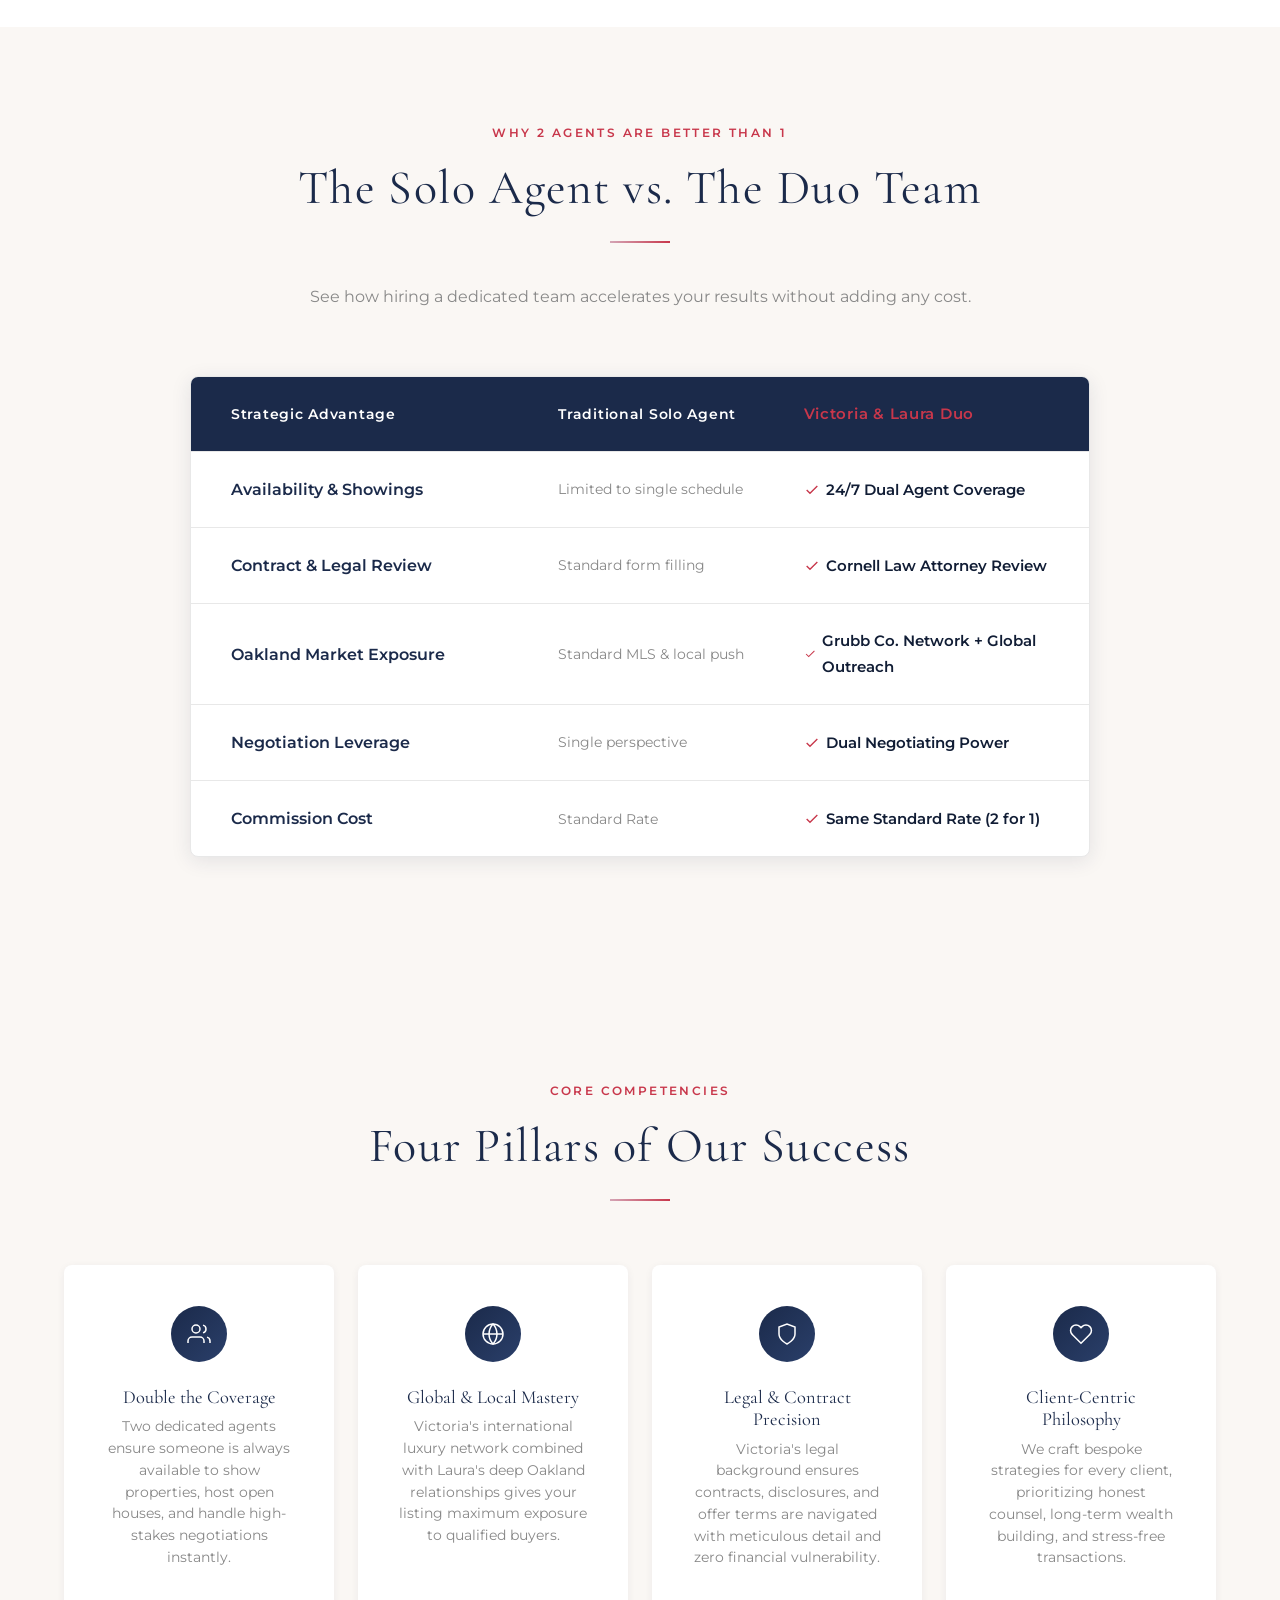
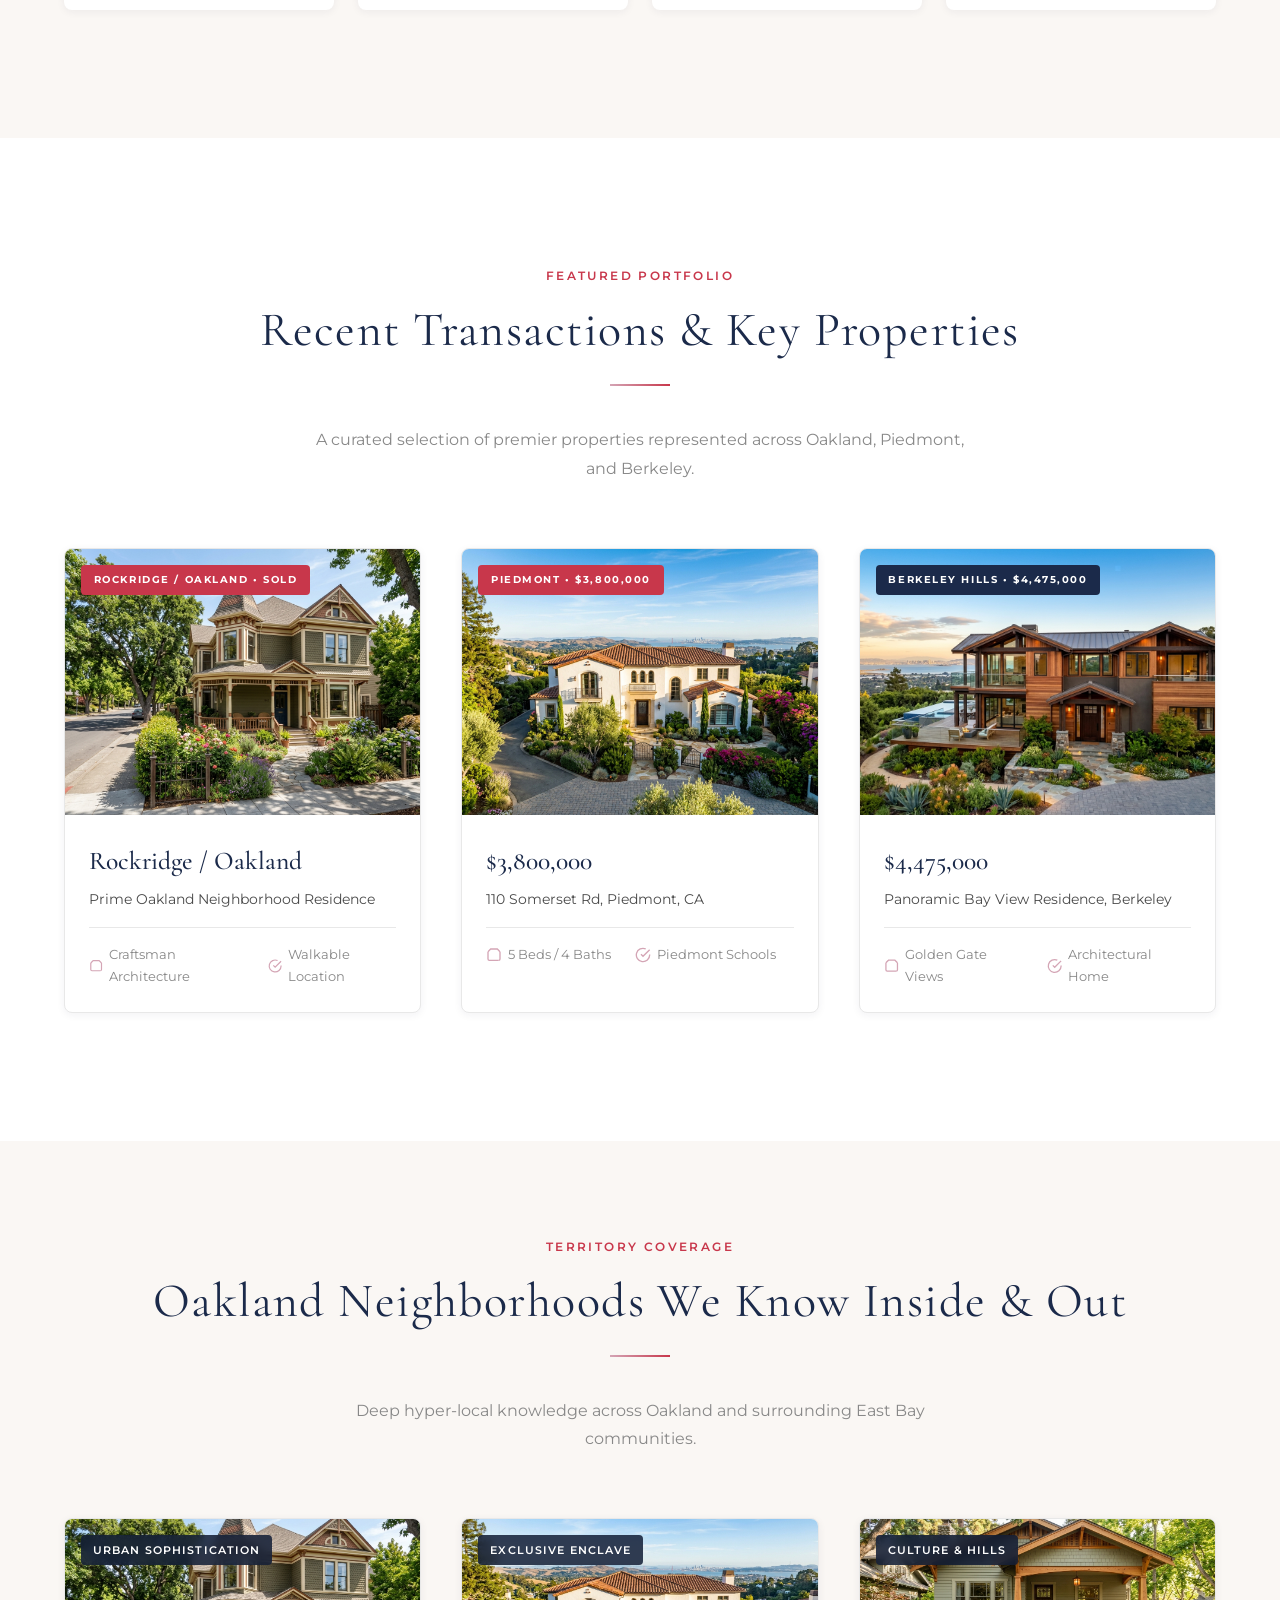
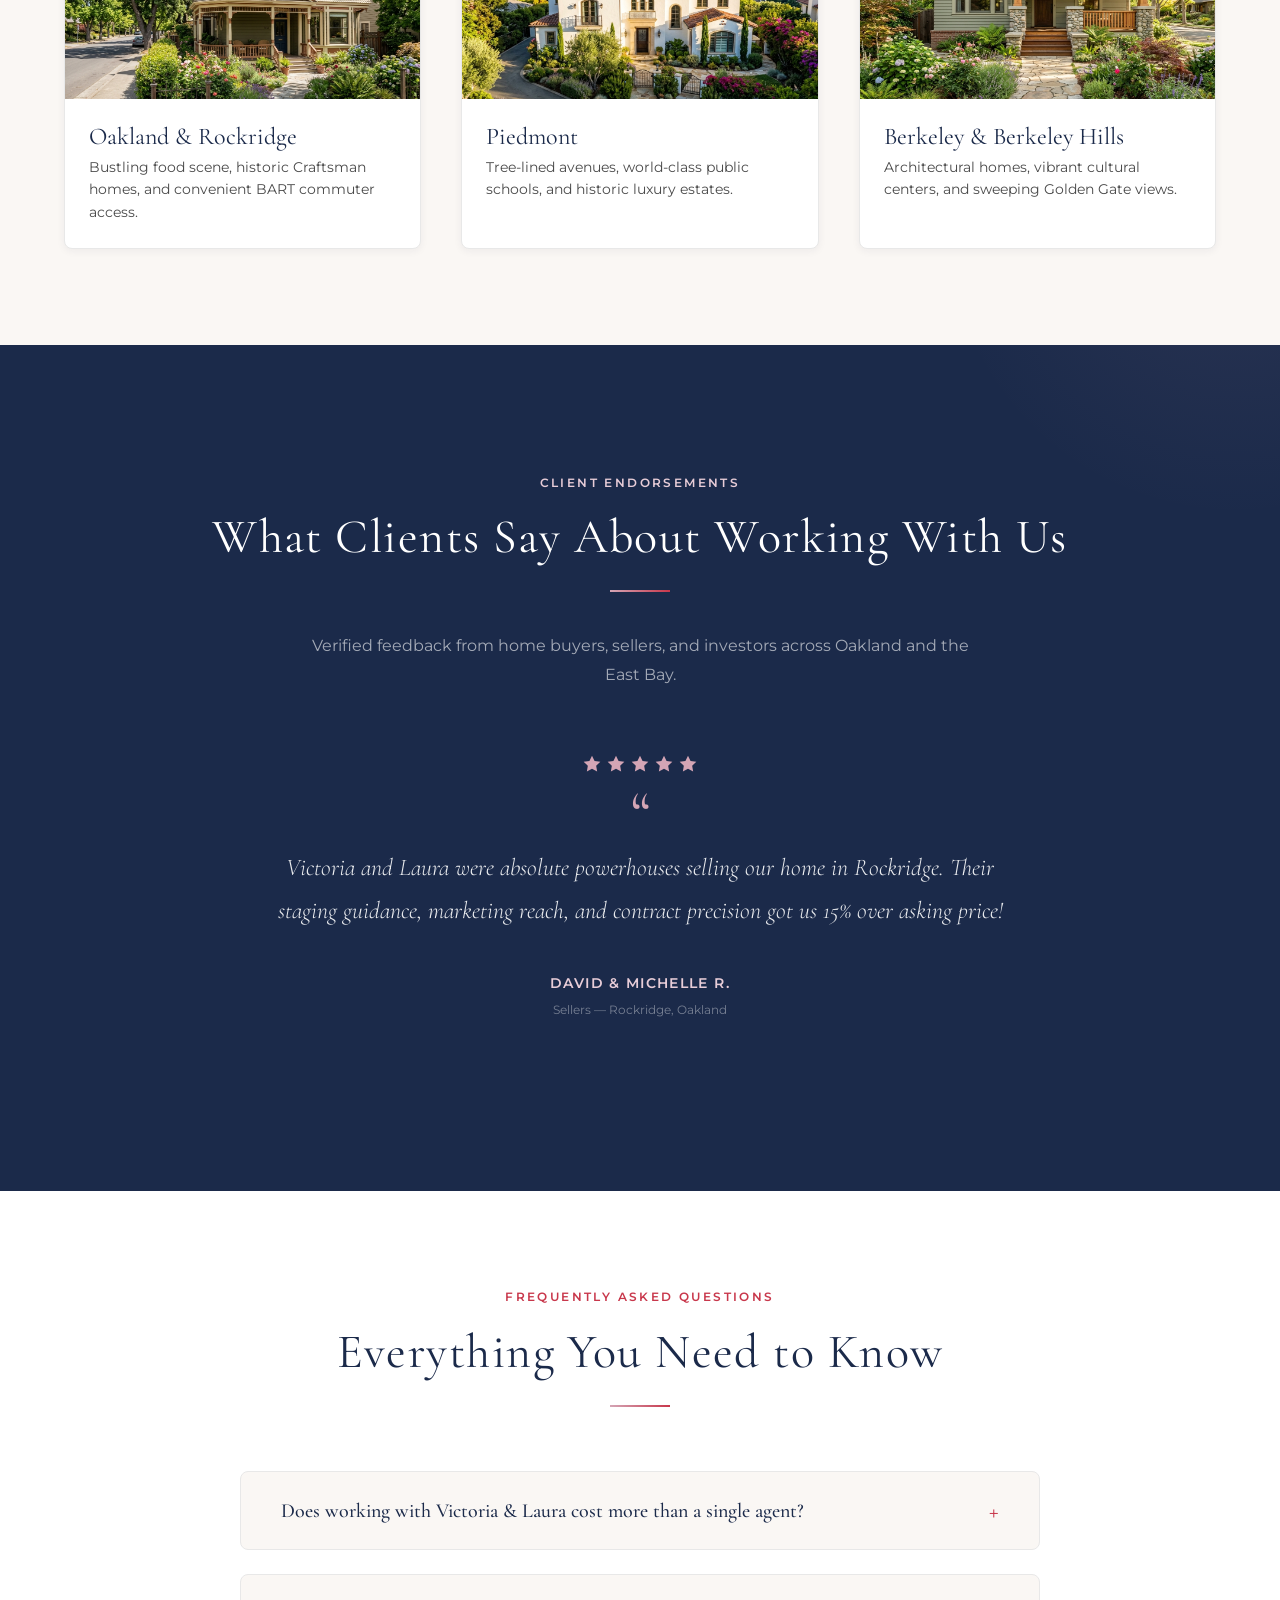
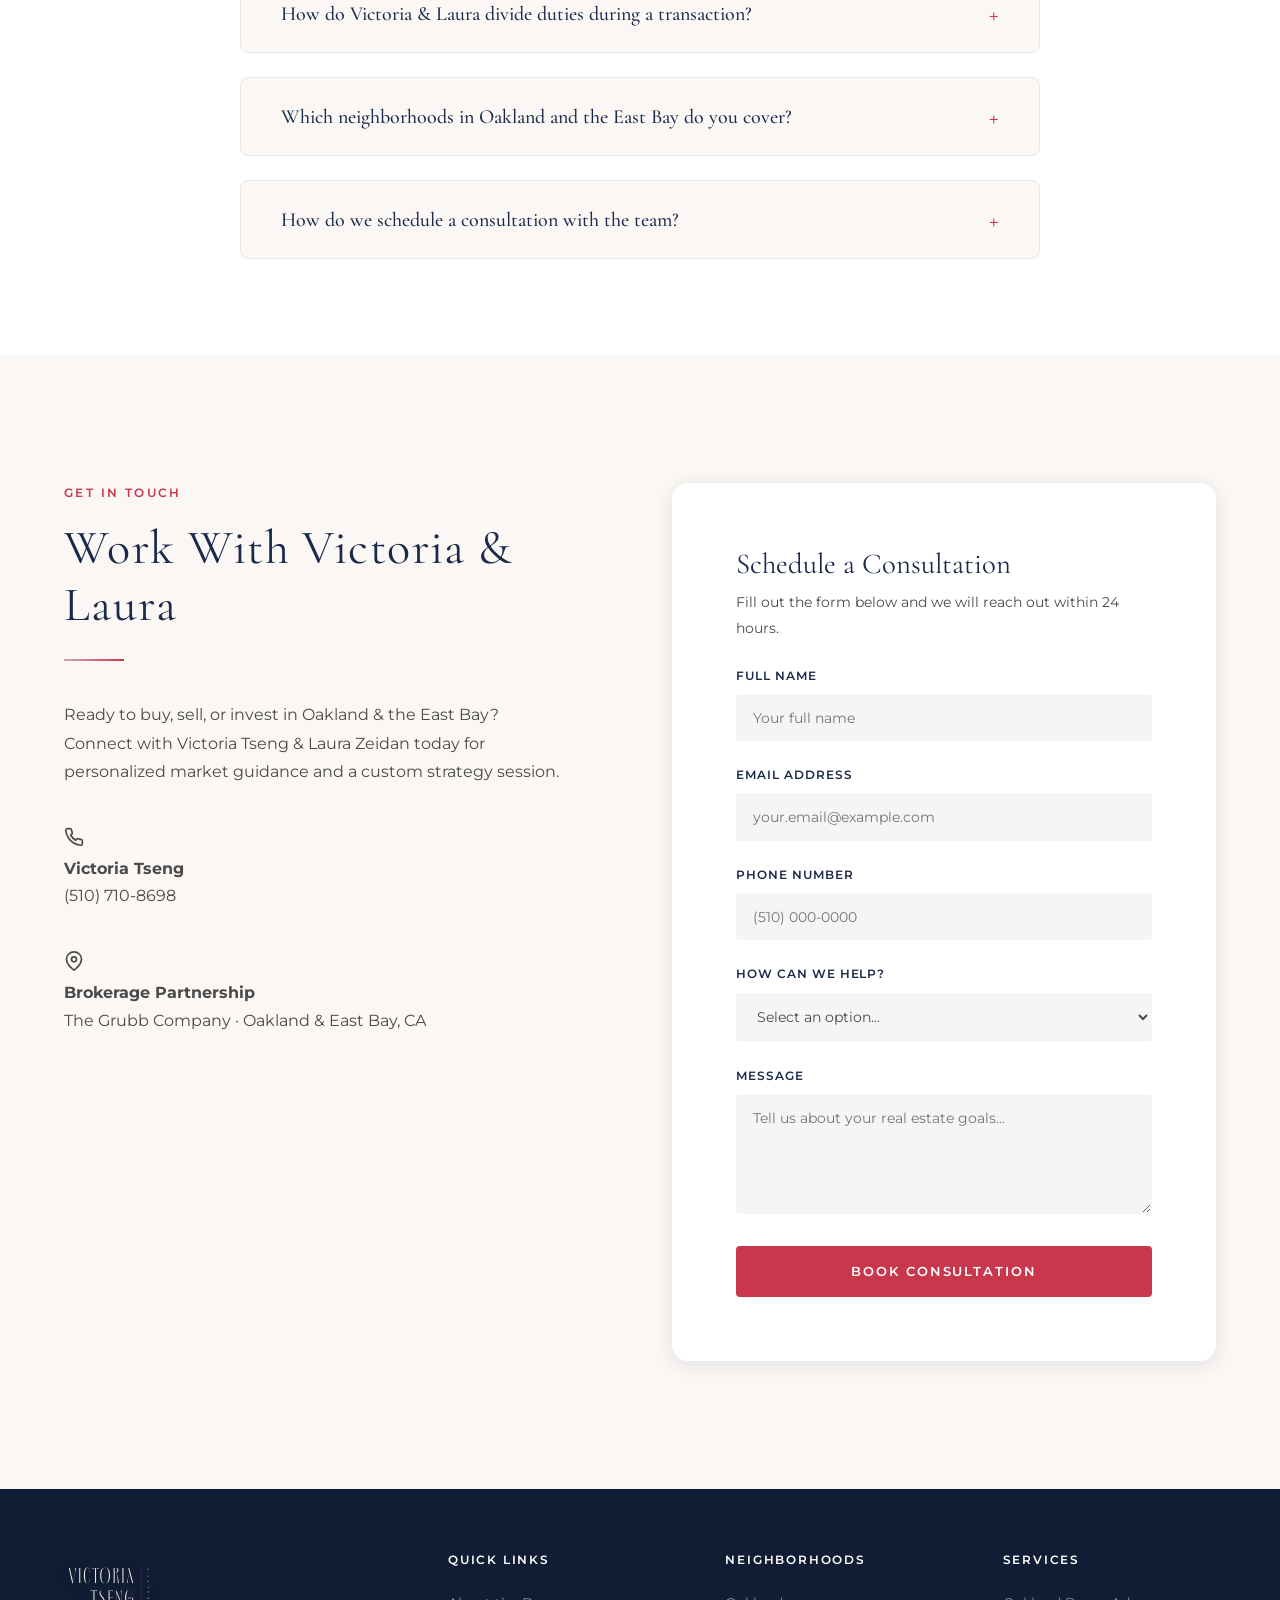
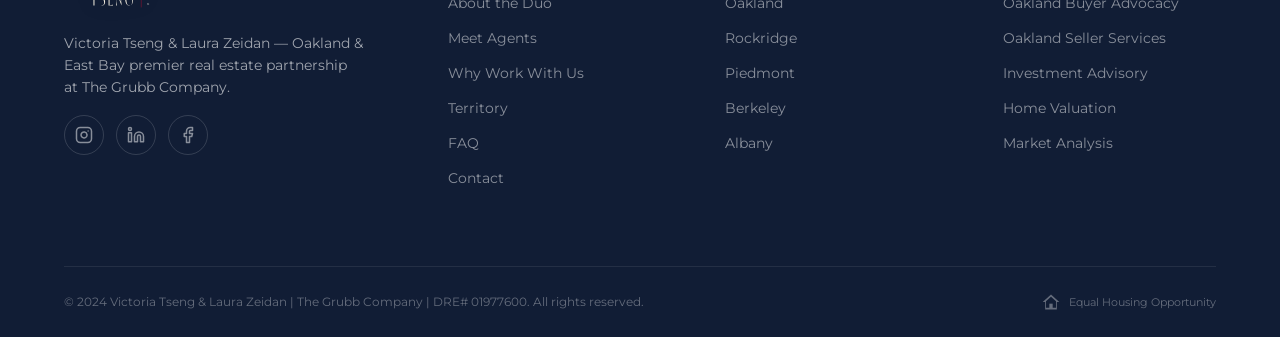
<file: Oakland-real-estate-agent/index.html>
<!DOCTYPE html>
<html lang="en">
<head>
  <meta charset="UTF-8">
  <meta name="viewport" content="width=device-width, initial-scale=1.0">
  <title>Victoria Tseng &amp; Laura Zeidan | Oakland Real Estate Agents</title>
  <meta name="description" content="Victoria Tseng &amp; Laura Zeidan — Premier Oakland &amp; East Bay real estate partnership with The Grubb Company. Combining 50+ years of local mastery, legal acumen, and proven results.">
  <meta name="keywords" content="Oakland real estate agent, Victoria Tseng, Laura Zeidan, The Grubb Company, Oakland luxury real estate, Piedmont, Rockridge, Berkeley real estate team">

  <!-- Open Graph -->
  <meta property="og:title" content="Victoria Tseng &amp; Laura Zeidan | Oakland Real Estate Agents">
  <meta property="og:description" content="Two top Oakland realtors. One unstoppable team. Combining decades of East Bay luxury real estate expertise.">
  <meta property="og:type" content="website">
  <meta property="og:image" content="/images/victoria-laura-duo.jpg">

  <!-- Fonts -->
  <link rel="preconnect" href="https://fonts.googleapis.com">
  <link rel="preconnect" href="https://fonts.gstatic.com" crossorigin>
  <link href="https://fonts.googleapis.com/css2?family=Cormorant+Garamond:ital,wght@0,300;0,400;0,500;0,600;0,700;1,300;1,400&family=Montserrat:wght@300;400;500;600;700&display=swap" rel="stylesheet">

  <!-- Styles -->
  <link rel="stylesheet" href="/styles.css">
  <style>
    /* Custom enhancements matching brand design system */
    .duo-trust-strip {
      background: var(--navy-dark);
      border-y: 1px solid rgba(255,255,255,0.1);
      padding: var(--space-md) 0;
      color: var(--white);
    }
    .duo-trust-flex {
      display: flex;
      justify-content: space-around;
      align-items: center;
      flex-wrap: wrap;
      gap: var(--space-md);
      text-align: center;
    }
    .duo-trust-item {
      display: flex;
      align-items: center;
      gap: var(--space-xs);
      font-size: 0.85rem;
      font-weight: 500;
      letter-spacing: 0.05em;
      color: var(--mauve-light);
    }
    .duo-trust-item svg {
      color: var(--coral);
    }

    /* Side-by-side agent bios */
    .agent-card-grid {
      display: grid;
      grid-template-columns: 1fr 1fr;
      gap: var(--space-xl);
      margin-top: var(--space-xl);
    }
    .agent-profile-card {
      background: var(--white);
      border-radius: var(--radius-md);
      overflow: hidden;
      box-shadow: var(--shadow-md);
      border: 1px solid var(--gray-200);
      display: flex;
      flex-direction: column;
      transition: transform var(--transition-base), box-shadow var(--transition-base);
    }
    .agent-profile-card:hover {
      transform: translateY(-5px);
      box-shadow: var(--shadow-xl);
      border-color: var(--coral);
    }
    .agent-card-header {
      background: var(--navy);
      color: var(--white);
      padding: var(--space-lg);
      position: relative;
    }
    .agent-card-header h3 {
      color: var(--white);
      font-size: 1.8rem;
      margin-bottom: 0.25rem;
    }
    .agent-card-title {
      color: var(--coral);
      font-size: 0.8rem;
      font-weight: 600;
      letter-spacing: 0.1em;
      text-transform: uppercase;
    }
    .agent-card-body {
      padding: var(--space-lg);
      display: flex;
      flex-direction: column;
      gap: var(--space-md);
      flex: 1;
    }
    .agent-highlights {
      display: flex;
      flex-direction: column;
      gap: var(--space-xs);
    }
    .agent-highlight-item {
      display: flex;
      align-items: center;
      gap: var(--space-xs);
      font-size: 0.9rem;
      color: var(--gray-700);
    }
    .agent-highlight-item svg {
      color: var(--coral);
      flex-shrink: 0;
    }

    /* Comparison Table */
    .duo-comparison {
      background: var(--cream);
      padding: var(--space-2xl) 0;
    }
    .comparison-table-wrapper {
      max-width: 900px;
      margin: var(--space-xl) auto 0;
      background: var(--white);
      border-radius: var(--radius-md);
      overflow: hidden;
      box-shadow: var(--shadow-md);
      border: 1px solid var(--gray-200);
    }
    .comparison-row {
      display: grid;
      grid-template-columns: 2fr 1.5fr 1.5fr;
      padding: var(--space-md) var(--space-lg);
      border-bottom: 1px solid var(--gray-200);
      align-items: center;
    }
    .comparison-row:last-child {
      border-bottom: none;
    }
    .comparison-row.header-row {
      background: var(--navy);
      color: var(--white);
      font-family: var(--font-body);
      font-weight: 600;
      font-size: 0.9rem;
      letter-spacing: 0.05em;
    }
    .comparison-row.header-row .col-duo {
      color: var(--coral);
    }
    .col-feature {
      font-weight: 600;
      color: var(--navy);
    }
    .col-solo {
      color: var(--gray-500);
      font-size: 0.9rem;
    }
    .col-duo {
      color: var(--navy-dark);
      font-weight: 600;
      font-size: 0.95rem;
      display: flex;
      align-items: center;
      gap: 0.4rem;
    }
    .col-duo svg {
      color: var(--coral);
    }

    /* Territory Grid with 3 Cards in 1 Row */
    .territory-grid {
      display: grid;
      grid-template-columns: repeat(3, 1fr);
      gap: var(--space-lg);
      margin-top: var(--space-xl);
    }
    .territory-card {
      background: var(--white);
      border-radius: var(--radius-md);
      overflow: hidden;
      border: 1px solid var(--gray-200);
      box-shadow: var(--shadow-sm);
      transition: all var(--transition-base);
    }
    .territory-card:hover {
      transform: translateY(-4px);
      box-shadow: var(--shadow-lg);
      border-color: var(--coral);
    }
    .territory-img-box {
      height: 180px;
      position: relative;
      overflow: hidden;
    }
    .territory-img-box img {
      width: 100%;
      height: 100%;
      object-fit: cover;
      transition: transform 0.6s ease;
    }
    .territory-card:hover .territory-img-box img {
      transform: scale(1.05);
    }
    .territory-badge {
      position: absolute;
      top: 1rem;
      left: 1rem;
      background: rgba(17, 29, 53, 0.85);
      backdrop-filter: blur(4px);
      color: var(--white);
      font-size: 0.7rem;
      font-weight: 600;
      letter-spacing: 0.1em;
      text-transform: uppercase;
      padding: 0.35rem 0.75rem;
      border-radius: var(--radius-sm);
    }
    .territory-body {
      padding: var(--space-md);
    }
    .territory-body h3 {
      font-size: 1.5rem;
      color: var(--navy);
      margin-bottom: 0.25rem;
    }
    .territory-body p {
      font-size: 0.88rem;
      color: var(--gray-700);
      line-height: 1.6;
    }

    /* FAQ Accordion Section */
    .duo-faq {
      padding: var(--space-2xl) 0;
      background: var(--white);
    }
    .faq-wrapper {
      max-width: 800px;
      margin: var(--space-xl) auto 0;
      display: flex;
      flex-direction: column;
      gap: var(--space-md);
    }
    .faq-item {
      border: 1px solid var(--gray-200);
      border-radius: var(--radius-md);
      overflow: hidden;
      background: var(--cream);
      transition: border-color var(--transition-fast);
    }
    .faq-item.active {
      border-color: var(--coral);
      background: var(--white);
    }
    .faq-question {
      width: 100%;
      padding: var(--space-md) var(--space-lg);
      text-align: left;
      font-family: var(--font-display);
      font-size: 1.25rem;
      color: var(--navy);
      display: flex;
      justify-content: space-between;
      align-items: center;
      font-weight: 500;
    }
    .faq-icon {
      font-size: 1.5rem;
      color: var(--coral);
      transition: transform var(--transition-fast);
    }
    .faq-item.active .faq-icon {
      transform: rotate(45deg);
    }
    .faq-answer {
      max-height: 0;
      overflow: hidden;
      transition: max-height 0.4s ease, padding 0.4s ease;
      padding: 0 var(--space-lg);
      font-size: 0.95rem;
      color: var(--gray-700);
      line-height: 1.7;
    }
    .faq-item.active .faq-answer {
      max-height: 300px;
      padding: 0 var(--space-lg) var(--space-lg);
    }

    @media (max-width: 992px) {
      .agent-card-grid { grid-template-columns: 1fr; }
      .territory-grid { grid-template-columns: repeat(2, 1fr); }
      .comparison-row { grid-template-columns: 1.5fr 1fr 1fr; font-size: 0.85rem; }
    }
    @media (max-width: 600px) {
      .territory-grid { grid-template-columns: 1fr; }
      .comparison-row { grid-template-columns: 1fr; gap: 0.25rem; }
    }
  </style>
</head>
<body>

  <!-- ==================== NAVIGATION ==================== -->
  <nav class="nav transparent" id="navbar">
    <div class="nav-inner">
      <a href="/" class="nav-logo" aria-label="Victoria Tseng Realtor Home">
        <img src="/images/SVG File-01.svg" alt="Victoria Tseng Realtor Logo" class="nav-logo-img">
      </a>

      <div class="nav-links" id="navLinks">
        <a href="#about">About the Duo</a>
        <a href="#agents">Meet Agents</a>
        <a href="#why">Duo Advantage</a>
        <a href="#portfolio">Portfolio</a>
        <a href="#territory">Territory</a>
        <a href="#faq">FAQ</a>
        <a href="#contact">Contact</a>
        <div class="nav-cta">
          <a href="#contact" class="btn btn-primary">Work With Us</a>
        </div>
      </div>

      <button class="nav-toggle" id="navToggle" aria-label="Toggle navigation menu">
        <span></span>
        <span></span>
        <span></span>
      </button>
    </div>
  </nav>

  <!-- ==================== HERO ==================== -->
  <section class="hero" id="hero">
    <div class="hero-bg">
      <img src="/images/hero.jpg" alt="Luxury home in Oakland and East Bay Hills" width="1920" height="1080" fetchpriority="high">
    </div>
    <div class="hero-overlay"></div>
    <div class="hero-content">
      <span class="hero-label">Oakland &amp; East Bay Premier Real Estate Partnership</span>
      <h1>Victoria Tseng &amp; Laura Zeidan</h1>
      <hr class="hero-divider">
      <p class="hero-tagline">Two top Oakland realtors. One unstoppable team. Combining 50+ years of local luxury mastery &amp; legal precision.</p>
      <div class="hero-buttons">
        <a href="#contact" class="btn btn-primary">Work With Us</a>
        <a href="#about" class="btn btn-outline">Discover the Duo</a>
      </div>
    </div>
    <div class="hero-scroll">
      <span>Scroll</span>
      <div class="hero-scroll-line"></div>
    </div>
  </section>

  <!-- ==================== TRUST STRIP ==================== -->
  <div class="duo-trust-strip">
    <div class="container">
      <div class="duo-trust-flex">
        <div class="duo-trust-item">
          <svg width="18" height="18" viewBox="0 0 24 24" fill="none" stroke="currentColor" stroke-width="2"><path d="M22 11.08V12a10 10 0 1 1-5.93-9.14"/><polyline points="22 4 12 14.01 9 11.01"/></svg>
          <span>50+ Years Combined Experience</span>
        </div>
        <div class="duo-trust-item">
          <svg width="18" height="18" viewBox="0 0 24 24" fill="none" stroke="currentColor" stroke-width="2"><path d="M12 2l3.09 6.26L22 9.27l-5 4.87 1.18 6.88L12 17.77l-6.18 3.25L7 14.14 2 9.27l6.91-1.01L12 2z"/></svg>
          <span>$200M+ East Bay Sales Volume</span>
        </div>
        <div class="duo-trust-item">
          <svg width="18" height="18" viewBox="0 0 24 24" fill="none" stroke="currentColor" stroke-width="2"><path d="M3 9l9-7 9 7v11a2 2 0 0 1-2 2H5a2 2 0 0 1-2-2z"/></svg>
          <span>The Grubb Company Partnership</span>
        </div>
        <div class="duo-trust-item">
          <svg width="18" height="18" viewBox="0 0 24 24" fill="none" stroke="currentColor" stroke-width="2"><path d="M12 22s8-4 8-10V5l-8-3-8 3v7c0 6 8 10 8 10z"/></svg>
          <span>Cornell Law &amp; Sotheby's Alumni</span>
        </div>
      </div>
    </div>
  </div>

  <!-- ==================== ABOUT THE DUO ==================== -->
  <section class="about" id="about">
    <div class="container">
      <div class="about-grid">
        <div class="about-image-wrapper reveal-left">
          <img src="/images/victoria-laura-duo.jpg" alt="Victoria Tseng and Laura Zeidan together" class="about-image">
          <div class="about-image-accent"></div>
        </div>
        <div class="about-content reveal-right">
          <span class="section-label">Our Story</span>
          <h2 class="section-title">Stronger Together:<br>Oakland's Premier Real Estate Partnership</h2>
          <hr class="section-divider">

          <p>When Victoria Tseng and Laura Zeidan formed their partnership at The Grubb Company, it created a powerful advantage for Oakland and East Bay home buyers, sellers, and investors.</p>

          <p>Victoria brings her global sophistication, legal precision from Cornell Law and Sotheby's, and seasoned real estate portfolio expertise. Laura brings her deep East Bay market mastery, unmatched local vendor network, and hands-on dedication to achieving top-dollar sales for every listing.</p>

          <p>Together, they provide clients with <strong>twice the responsiveness, twice the market access, and twice the negotiating strength</strong> — delivering record-setting results across Oakland, Piedmont, Rockridge, Berkeley, and beyond.</p>

          <div class="about-designations">
            <span class="designation-badge">The Grubb Company</span>
            <span class="designation-badge">Cornell Law</span>
            <span class="designation-badge">Oakland Specialists</span>
            <span class="designation-badge">NAR GREEN Designee</span>
            <span class="designation-badge">Top East Bay Producers</span>
          </div>

          <div class="about-stats">
            <div class="stat">
              <div class="stat-number">50+</div>
              <div class="stat-label">Years Combined Experience</div>
            </div>
            <div class="stat">
              <div class="stat-number">$200M+</div>
              <div class="stat-label">Combined Sales Volume</div>
            </div>
            <div class="stat">
              <div class="stat-number">500+</div>
              <div class="stat-label">Families Served</div>
            </div>
          </div>
        </div>
      </div>
    </div>
  </section>

  <!-- ==================== MEET THE AGENTS ==================== -->
  <section class="duo-comparison" id="agents" style="background: var(--white);">
    <div class="container">
      <div style="text-align: center;" class="reveal">
        <span class="section-label">Individual Expertise</span>
        <h2 class="section-title">Meet Your Oakland Team</h2>
        <hr class="section-divider" style="margin-left: auto; margin-right: auto;">
        <p style="margin: 0 auto; color: var(--gray-500);">Two distinct backgrounds coming together for one seamless client experience.</p>
      </div>

      <div class="agent-card-grid reveal-stagger">
        <!-- Victoria Card -->
        <div class="agent-profile-card">
          <div class="agent-card-header">
            <h3>Victoria Tseng</h3>
            <span class="agent-card-title">Realtor® · DRE# 01977600</span>
          </div>
          <div class="agent-card-body">
            <p>A graduate of UC Berkeley and Cornell Law School, Victoria practiced law before serving as in-house counsel and Director of Business Development for Sotheby's in New York, Paris, London, Beijing, and Hong Kong. She brings sharp legal precision and investment strategy to every client transaction.</p>
            <div class="agent-highlights">
              <div class="agent-highlight-item">
                <svg width="16" height="16" viewBox="0 0 24 24" fill="none" stroke="currentColor" stroke-width="2"><polyline points="20 6 9 17 4 12"/></svg>
                <span>Cornell Law School &amp; UC Berkeley Graduate</span>
              </div>
              <div class="agent-highlight-item">
                <svg width="16" height="16" viewBox="0 0 24 24" fill="none" stroke="currentColor" stroke-width="2"><polyline points="20 6 9 17 4 12"/></svg>
                <span>Former Sotheby's In-House Counsel &amp; Business Director</span>
              </div>
              <div class="agent-highlight-item">
                <svg width="16" height="16" viewBox="0 0 24 24" fill="none" stroke="currentColor" stroke-width="2"><polyline points="20 6 9 17 4 12"/></svg>
                <span>Speaks 5 Languages &amp; Lived in 6 Countries</span>
              </div>
              <div class="agent-highlight-item">
                <svg width="16" height="16" viewBox="0 0 24 24" fill="none" stroke="currentColor" stroke-width="2"><polyline points="20 6 9 17 4 12"/></svg>
                <span>NAR GREEN &amp; Accredited Buyer's Representative (ABR®)</span>
              </div>
            </div>
          </div>
        </div>

        <!-- Laura Card -->
        <div class="agent-profile-card">
          <div class="agent-card-header" style="background: var(--navy-dark);">
            <h3>Laura Zeidan</h3>
            <span class="agent-card-title">Realtor® · The Grubb Company</span>
          </div>
          <div class="agent-card-body">
            <p>Laura Zeidan is a premier real estate advisor at The Grubb Company, specializing in Oakland, Piedmont, and Berkeley residential real estate. Known for her warmth, strategic eye for staging and property presentation, and tireless negotiation for her clients.</p>
            <div class="agent-highlights">
              <div class="agent-highlight-item">
                <svg width="16" height="16" viewBox="0 0 24 24" fill="none" stroke="currentColor" stroke-width="2"><polyline points="20 6 9 17 4 12"/></svg>
                <span>Senior Real Estate Advisor at The Grubb Company</span>
              </div>
              <div class="agent-highlight-item">
                <svg width="16" height="16" viewBox="0 0 24 24" fill="none" stroke="currentColor" stroke-width="2"><polyline points="20 6 9 17 4 12"/></svg>
                <span>Deep Oakland, Rockridge &amp; Montclair Market Expertise</span>
              </div>
              <div class="agent-highlight-item">
                <svg width="16" height="16" viewBox="0 0 24 24" fill="none" stroke="currentColor" stroke-width="2"><polyline points="20 6 9 17 4 12"/></svg>
                <span>Expert Property Staging &amp; Bespoke Pre-Sale Preparation</span>
              </div>
              <div class="agent-highlight-item">
                <svg width="16" height="16" viewBox="0 0 24 24" fill="none" stroke="currentColor" stroke-width="2"><polyline points="20 6 9 17 4 12"/></svg>
                <span>Trusted Advisor Committed to Exceptional Client Outcomes</span>
              </div>
            </div>
          </div>
        </div>
      </div>
    </div>
  </section>

  <!-- ==================== COMPARISON TABLE ==================== -->
  <section class="duo-comparison" id="why">
    <div class="container">
      <div style="text-align: center;" class="reveal">
        <span class="section-label">Why 2 Agents Are Better Than 1</span>
        <h2 class="section-title">The Solo Agent vs. The Duo Team</h2>
        <hr class="section-divider" style="margin-left: auto; margin-right: auto;">
        <p style="margin: 0 auto; color: var(--gray-500);">See how hiring a dedicated team accelerates your results without adding any cost.</p>
      </div>

      <div class="comparison-table-wrapper reveal">
        <div class="comparison-row header-row">
          <div>Strategic Advantage</div>
          <div>Traditional Solo Agent</div>
          <div class="col-duo">Victoria &amp; Laura Duo</div>
        </div>
        <div class="comparison-row">
          <div class="col-feature">Availability &amp; Showings</div>
          <div class="col-solo">Limited to single schedule</div>
          <div class="col-duo">
            <svg width="16" height="16" viewBox="0 0 24 24" fill="none" stroke="currentColor" stroke-width="2"><polyline points="20 6 9 17 4 12"/></svg>
            24/7 Dual Agent Coverage
          </div>
        </div>
        <div class="comparison-row">
          <div class="col-feature">Contract &amp; Legal Review</div>
          <div class="col-solo">Standard form filling</div>
          <div class="col-duo">
            <svg width="16" height="16" viewBox="0 0 24 24" fill="none" stroke="currentColor" stroke-width="2"><polyline points="20 6 9 17 4 12"/></svg>
            Cornell Law Attorney Review
          </div>
        </div>
        <div class="comparison-row">
          <div class="col-feature">Oakland Market Exposure</div>
          <div class="col-solo">Standard MLS &amp; local push</div>
          <div class="col-duo">
            <svg width="16" height="16" viewBox="0 0 24 24" fill="none" stroke="currentColor" stroke-width="2"><polyline points="20 6 9 17 4 12"/></svg>
            Grubb Co. Network + Global Outreach
          </div>
        </div>
        <div class="comparison-row">
          <div class="col-feature">Negotiation Leverage</div>
          <div class="col-solo">Single perspective</div>
          <div class="col-duo">
            <svg width="16" height="16" viewBox="0 0 24 24" fill="none" stroke="currentColor" stroke-width="2"><polyline points="20 6 9 17 4 12"/></svg>
            Dual Negotiating Power
          </div>
        </div>
        <div class="comparison-row">
          <div class="col-feature">Commission Cost</div>
          <div class="col-solo">Standard Rate</div>
          <div class="col-duo">
            <svg width="16" height="16" viewBox="0 0 24 24" fill="none" stroke="currentColor" stroke-width="2"><polyline points="20 6 9 17 4 12"/></svg>
            Same Standard Rate (2 for 1)
          </div>
        </div>
      </div>
    </div>
  </section>

  <!-- ==================== SPECIALTIES / ADVANTAGES ==================== -->
  <section class="specialties">
    <div class="container">
      <div style="text-align: center;" class="reveal">
        <span class="section-label">Core Competencies</span>
        <h2 class="section-title">Four Pillars of Our Success</h2>
        <hr class="section-divider" style="margin-left: auto; margin-right: auto;">
      </div>

      <div class="specialties-grid reveal-stagger">
        <div class="specialty-card">
          <div class="specialty-icon">
            <svg width="24" height="24" viewBox="0 0 24 24" fill="none" stroke="currentColor" stroke-width="1.5"><path d="M17 21v-2a4 4 0 00-4-4H5a4 4 0 00-4 4v2"/><circle cx="9" cy="7" r="4"/><path d="M23 21v-2a4 4 0 00-3-3.87"/><path d="M16 3.13a4 4 0 010 7.75"/></svg>
          </div>
          <h3>Double the Coverage</h3>
          <p>Two dedicated agents ensure someone is always available to show properties, host open houses, and handle high-stakes negotiations instantly.</p>
        </div>

        <div class="specialty-card">
          <div class="specialty-icon">
            <svg width="24" height="24" viewBox="0 0 24 24" fill="none" stroke="currentColor" stroke-width="1.5"><circle cx="12" cy="12" r="10"/><path d="M2 12h20"/><path d="M12 2a15.3 15.3 0 014 10 15.3 15.3 0 01-4 10 15.3 15.3 0 01-4-10 15.3 15.3 0 014-10z"/></svg>
          </div>
          <h3>Global &amp; Local Mastery</h3>
          <p>Victoria's international luxury network combined with Laura's deep Oakland relationships gives your listing maximum exposure to qualified buyers.</p>
        </div>

        <div class="specialty-card">
          <div class="specialty-icon">
            <svg width="24" height="24" viewBox="0 0 24 24" fill="none" stroke="currentColor" stroke-width="1.5"><path d="M12 22s8-4 8-10V5l-8-3-8 3v7c0 6 8 10 8 10z"/></svg>
          </div>
          <h3>Legal &amp; Contract Precision</h3>
          <p>Victoria's legal background ensures contracts, disclosures, and offer terms are navigated with meticulous detail and zero financial vulnerability.</p>
        </div>

        <div class="specialty-card">
          <div class="specialty-icon">
            <svg width="24" height="24" viewBox="0 0 24 24" fill="none" stroke="currentColor" stroke-width="1.5"><path d="M20.84 4.61a5.5 5.5 0 00-7.78 0L12 5.67l-1.06-1.06a5.5 5.5 0 00-7.78 7.78l1.06 1.06L12 21.23l7.78-7.78 1.06-1.06a5.5 5.5 0 000-7.78z"/></svg>
          </div>
          <h3>Client-Centric Philosophy</h3>
          <p>We craft bespoke strategies for every client, prioritizing honest counsel, long-term wealth building, and stress-free transactions.</p>
        </div>
      </div>
    </div>
  </section>

  <!-- ==================== FEATURED TRANSACTIONS (3 PROPERTIES) ==================== -->
  <section class="listings" id="portfolio">
    <div class="container">
      <div class="listings-header reveal">
        <span class="section-label">Featured Portfolio</span>
        <h2 class="section-title">Recent Transactions &amp; Key Properties</h2>
        <hr class="section-divider" style="margin-left: auto; margin-right: auto;">
        <p>A curated selection of premier properties represented across Oakland, Piedmont, and Berkeley.</p>
      </div>

      <div class="listings-grid reveal-stagger">
        <!-- Property 1 -->
        <div class="listing-card">
          <div class="listing-image-wrapper">
            <img src="/images/listing-3.jpg" alt="Rockridge Oakland Estate" width="600" height="450" loading="lazy">
            <span class="listing-badge">Rockridge / Oakland • Sold</span>
          </div>
          <div class="listing-details">
            <div class="listing-price">Rockridge / Oakland</div>
            <div class="listing-address">Prime Oakland Neighborhood Residence</div>
            <div class="listing-features">
              <span class="listing-feature">
                <svg width="16" height="16" viewBox="0 0 24 24" fill="none" stroke="currentColor" stroke-width="2"><path d="M3 7v11a2 2 0 002 2h14"/><path d="M3 7l4-4h10l4 4"/><path d="M21 7v11a2 2 0 01-2 2"/><path d="M7 11h.01"/></svg>
                Craftsman Architecture
              </span>
              <span class="listing-feature">
                <svg width="16" height="16" viewBox="0 0 24 24" fill="none" stroke="currentColor" stroke-width="2"><path d="M22 11.08V12a10 10 0 1 1-5.93-9.14"/><polyline points="22 4 12 14.01 9 11.01"/></svg>
                Walkable Location
              </span>
            </div>
          </div>
        </div>

        <!-- Property 2 -->
        <div class="listing-card">
          <div class="listing-image-wrapper">
            <img src="/images/listing-2.jpg" alt="110 Somerset Rd, Piedmont" width="600" height="450" loading="lazy">
            <span class="listing-badge">Piedmont • $3,800,000</span>
          </div>
          <div class="listing-details">
            <div class="listing-price">$3,800,000</div>
            <div class="listing-address">110 Somerset Rd, Piedmont, CA</div>
            <div class="listing-features">
              <span class="listing-feature">
                <svg width="16" height="16" viewBox="0 0 24 24" fill="none" stroke="currentColor" stroke-width="2"><path d="M3 7v11a2 2 0 002 2h14"/><path d="M3 7l4-4h10l4 4"/><path d="M21 7v11a2 2 0 01-2 2"/><path d="M7 11h.01"/></svg>
                5 Beds / 4 Baths
              </span>
              <span class="listing-feature">
                <svg width="16" height="16" viewBox="0 0 24 24" fill="none" stroke="currentColor" stroke-width="2"><path d="M22 11.08V12a10 10 0 1 1-5.93-9.14"/><polyline points="22 4 12 14.01 9 11.01"/></svg>
                Piedmont Schools
              </span>
            </div>
          </div>
        </div>

        <!-- Property 3 -->
        <div class="listing-card">
          <div class="listing-image-wrapper">
            <img src="/images/hero.jpg" alt="Berkeley Hills Estate" width="600" height="450" loading="lazy">
            <span class="listing-badge" style="background: var(--navy);">Berkeley Hills • $4,475,000</span>
          </div>
          <div class="listing-details">
            <div class="listing-price">$4,475,000</div>
            <div class="listing-address">Panoramic Bay View Residence, Berkeley</div>
            <div class="listing-features">
              <span class="listing-feature">
                <svg width="16" height="16" viewBox="0 0 24 24" fill="none" stroke="currentColor" stroke-width="2"><path d="M3 7v11a2 2 0 002 2h14"/><path d="M3 7l4-4h10l4 4"/><path d="M21 7v11a2 2 0 01-2 2"/><path d="M7 11h.01"/></svg>
                Golden Gate Views
              </span>
              <span class="listing-feature">
                <svg width="16" height="16" viewBox="0 0 24 24" fill="none" stroke="currentColor" stroke-width="2"><path d="M22 11.08V12a10 10 0 1 1-5.93-9.14"/><polyline points="22 4 12 14.01 9 11.01"/></svg>
                Architectural Home
              </span>
            </div>
          </div>
        </div>
      </div>
    </div>
  </section>

  <!-- ==================== RICH TERRITORY CARDS ==================== -->
  <section class="duo-comparison" id="territory" style="background: var(--cream);">
    <div class="container">
      <div style="text-align: center;" class="reveal">
        <span class="section-label">Territory Coverage</span>
        <h2 class="section-title">Oakland Neighborhoods We Know Inside &amp; Out</h2>
        <hr class="section-divider" style="margin-left: auto; margin-right: auto;">
        <p style="margin: 0 auto; color: var(--gray-500);">Deep hyper-local knowledge across Oakland and surrounding East Bay communities.</p>
      </div>

      <div class="territory-grid reveal-stagger">
        <!-- Card 1 -->
        <div class="territory-card">
          <div class="territory-img-box">
            <img src="/images/listing-3.jpg" alt="Oakland CA">
            <span class="territory-badge">Urban Sophistication</span>
          </div>
          <div class="territory-body">
            <h3>Oakland &amp; Rockridge</h3>
            <p>Bustling food scene, historic Craftsman homes, and convenient BART commuter access.</p>
          </div>
        </div>

        <!-- Card 2 -->
        <div class="territory-card">
          <div class="territory-img-box">
            <img src="/images/listing-2.jpg" alt="Piedmont CA">
            <span class="territory-badge">Exclusive Enclave</span>
          </div>
          <div class="territory-body">
            <h3>Piedmont</h3>
            <p>Tree-lined avenues, world-class public schools, and historic luxury estates.</p>
          </div>
        </div>

        <!-- Card 3 -->
        <div class="territory-card">
          <div class="territory-img-box">
            <img src="/images/listing-1.jpg" alt="Berkeley Hills CA">
            <span class="territory-badge">Culture &amp; Hills</span>
          </div>
          <div class="territory-body">
            <h3>Berkeley &amp; Berkeley Hills</h3>
            <p>Architectural homes, vibrant cultural centers, and sweeping Golden Gate views.</p>
          </div>
        </div>
      </div>
    </div>
  </section>

  <!-- ==================== TESTIMONIALS ==================== -->
  <section class="testimonials" id="testimonials">
    <div class="container">
      <div class="testimonials-header reveal">
        <span class="section-label" style="color: var(--mauve-light);">Client Endorsements</span>
        <h2 class="section-title">What Clients Say About Working With Us</h2>
        <hr class="section-divider" style="margin-left: auto; margin-right: auto;">
        <p>Verified feedback from home buyers, sellers, and investors across Oakland and the East Bay.</p>
      </div>

      <div class="testimonials-slider reveal" id="testimonialSlider">
        <div class="testimonials-track" id="testimonialTrack">
          <!-- Testimonial 1 -->
          <div class="testimonial-slide">
            <div class="testimonial-stars">
              <svg viewBox="0 0 24 24"><path d="M12 2l3.09 6.26L22 9.27l-5 4.87 1.18 6.88L12 17.77l-6.18 3.25L7 14.14 2 9.27l6.91-1.01L12 2z"/></svg>
              <svg viewBox="0 0 24 24"><path d="M12 2l3.09 6.26L22 9.27l-5 4.87 1.18 6.88L12 17.77l-6.18 3.25L7 14.14 2 9.27l6.91-1.01L12 2z"/></svg>
              <svg viewBox="0 0 24 24"><path d="M12 2l3.09 6.26L22 9.27l-5 4.87 1.18 6.88L12 17.77l-6.18 3.25L7 14.14 2 9.27l6.91-1.01L12 2z"/></svg>
              <svg viewBox="0 0 24 24"><path d="M12 2l3.09 6.26L22 9.27l-5 4.87 1.18 6.88L12 17.77l-6.18 3.25L7 14.14 2 9.27l6.91-1.01L12 2z"/></svg>
              <svg viewBox="0 0 24 24"><path d="M12 2l3.09 6.26L22 9.27l-5 4.87 1.18 6.88L12 17.77l-6.18 3.25L7 14.14 2 9.27l6.91-1.01L12 2z"/></svg>
            </div>
            <p class="testimonial-quote">Victoria and Laura were absolute powerhouses selling our home in Rockridge. Their staging guidance, marketing reach, and contract precision got us 15% over asking price!</p>
            <div class="testimonial-author">David &amp; Michelle R.</div>
            <div class="testimonial-role">Sellers — Rockridge, Oakland</div>
          </div>

          <!-- Testimonial 2 -->
          <div class="testimonial-slide">
            <div class="testimonial-stars">
              <svg viewBox="0 0 24 24"><path d="M12 2l3.09 6.26L22 9.27l-5 4.87 1.18 6.88L12 17.77l-6.18 3.25L7 14.14 2 9.27l6.91-1.01L12 2z"/></svg>
              <svg viewBox="0 0 24 24"><path d="M12 2l3.09 6.26L22 9.27l-5 4.87 1.18 6.88L12 17.77l-6.18 3.25L7 14.14 2 9.27l6.91-1.01L12 2z"/></svg>
              <svg viewBox="0 0 24 24"><path d="M12 2l3.09 6.26L22 9.27l-5 4.87 1.18 6.88L12 17.77l-6.18 3.25L7 14.14 2 9.27l6.91-1.01L12 2z"/></svg>
              <svg viewBox="0 0 24 24"><path d="M12 2l3.09 6.26L22 9.27l-5 4.87 1.18 6.88L12 17.77l-6.18 3.25L7 14.14 2 9.27l6.91-1.01L12 2z"/></svg>
              <svg viewBox="0 0 24 24"><path d="M12 2l3.09 6.26L22 9.27l-5 4.87 1.18 6.88L12 17.77l-6.18 3.25L7 14.14 2 9.27l6.91-1.01L12 2z"/></svg>
            </div>
            <p class="testimonial-quote">Having both Victoria and Laura on our side gave us incredible confidence. One of them was always available to review disclosures or show properties. We won our dream home in Piedmont!</p>
            <div class="testimonial-author">James &amp; Sarah M.</div>
            <div class="testimonial-role">Buyers — Piedmont / Oakland</div>
          </div>
        </div>
      </div>
    </div>
  </section>

  <!-- ==================== FAQ ACCORDION ==================== -->
  <section class="duo-faq" id="faq">
    <div class="container">
      <div style="text-align: center;" class="reveal">
        <span class="section-label">Frequently Asked Questions</span>
        <h2 class="section-title">Everything You Need to Know</h2>
        <hr class="section-divider" style="margin-left: auto; margin-right: auto;">
      </div>

      <div class="faq-wrapper reveal">
        <!-- Question 1 -->
        <div class="faq-item">
          <button class="faq-question" type="button">
            Does working with Victoria &amp; Laura cost more than a single agent?
            <span class="faq-icon">+</span>
          </button>
          <div class="faq-answer">
            No, absolutely not. You pay the exact same standard commission rate as working with a single agent. Victoria and Laura split representation internally, giving you twice the work, twice the coverage, and zero additional cost.
          </div>
        </div>

        <!-- Question 2 -->
        <div class="faq-item">
          <button class="faq-question" type="button">
            How do Victoria &amp; Laura divide duties during a transaction?
            <span class="faq-icon">+</span>
          </button>
          <div class="faq-answer">
            Victoria leads contract review, legal disclosure compliance, and financial negotiation strategy, while Laura leads property staging, pre-sale vendor prep, and local broker network marketing. Both attend open houses and client consultations together.
          </div>
        </div>

        <!-- Question 3 -->
        <div class="faq-item">
          <button class="faq-question" type="button">
            Which neighborhoods in Oakland and the East Bay do you cover?
            <span class="faq-icon">+</span>
          </button>
          <div class="faq-answer">
            We specialize across Oakland (Rockridge, Montclair, Grand Lake, Crocker Highlands, Temescal, Upper Rockridge), Piedmont, Berkeley, Berkeley Hills, Albany, El Cerrito, and Alameda.
          </div>
        </div>

        <!-- Question 4 -->
        <div class="faq-item">
          <button class="faq-question" type="button">
            How do we schedule a consultation with the team?
            <span class="faq-icon">+</span>
          </button>
          <div class="faq-answer">
            Simply fill out the contact form below or call Victoria directly at (510) 710-8698. We will schedule a complimentary joint consultation to review your real estate goals, timeline, and property valuation.
          </div>
        </div>
      </div>
    </div>
  </section>

  <!-- ==================== CONTACT FORM ==================== -->
  <section class="contact" id="contact">
    <div class="container">
      <div class="contact-grid">
        <div class="contact-info reveal-left">
          <span class="section-label">Get In Touch</span>
          <h2 class="section-title">Work With Victoria &amp; Laura</h2>
          <hr class="section-divider">
          <p>Ready to buy, sell, or invest in Oakland &amp; the East Bay? Connect with Victoria Tseng &amp; Laura Zeidan today for personalized market guidance and a custom strategy session.</p>

          <div class="contact-details">
            <div class="contact-item">
              <div class="contact-icon">
                <svg width="20" height="20" viewBox="0 0 24 24" fill="none" stroke="currentColor" stroke-width="2"><path d="M22 16.92v3a2 2 0 01-2.18 2 19.79 19.79 0 01-8.63-3.07 19.5 19.5 0 01-6-6 19.79 19.79 0 01-3.07-8.67A2 2 0 014.11 2h3a2 2 0 012 1.72c.127.96.361 1.903.7 2.81a2 2 0 01-.45 2.11L8.09 9.91a16 16 0 006 6l1.27-1.27a2 2 0 012.11-.45c.907.339 1.85.573 2.81.7A2 2 0 0122 16.92z"/></svg>
              </div>
              <div>
                <strong>Victoria Tseng</strong>
                <p><a href="tel:+15107108698">(510) 710-8698</a></p>
              </div>
            </div>

            <div class="contact-item">
              <div class="contact-icon">
                <svg width="20" height="20" viewBox="0 0 24 24" fill="none" stroke="currentColor" stroke-width="2"><path d="M21 10c0 7-9 13-9 13s-9-6-9-13a9 9 0 0118 0z"/><circle cx="12" cy="10" r="3"/></svg>
              </div>
              <div>
                <strong>Brokerage Partnership</strong>
                <p>The Grubb Company · Oakland &amp; East Bay, CA</p>
              </div>
            </div>
          </div>
        </div>

        <div class="contact-form-wrapper reveal-right">
          <form class="contact-form" id="contactForm">
            <h3 style="color: var(--navy); margin-bottom: 0.5rem; font-size: 1.8rem;">Schedule a Consultation</h3>
            <p style="font-size: 0.9rem; color: var(--gray-700); margin-bottom: 1.5rem;">Fill out the form below and we will reach out within 24 hours.</p>

            <div class="form-group">
              <label for="name">Full Name</label>
              <input type="text" id="name" name="name" placeholder="Your full name" required>
            </div>
            <div class="form-group">
              <label for="email">Email Address</label>
              <input type="email" id="email" name="email" placeholder="your.email@example.com" required>
            </div>
            <div class="form-group">
              <label for="phone">Phone Number</label>
              <input type="tel" id="phone" name="phone" placeholder="(510) 000-0000">
            </div>
            <div class="form-group">
              <label for="service">How Can We Help?</label>
              <select id="service" name="service" required>
                <option value="" disabled selected>Select an option...</option>
                <option value="buying">Buying a Home in Oakland</option>
                <option value="selling">Selling a Home in Oakland</option>
                <option value="both">Buying &amp; Selling</option>
                <option value="valuation">Home Valuation</option>
                <option value="investment">Investment Advisory</option>
                <option value="other">Other</option>
              </select>
            </div>
            <div class="form-group">
              <label for="message">Message</label>
              <textarea id="message" name="message" placeholder="Tell us about your real estate goals..."></textarea>
            </div>
            <div class="form-submit">
              <button type="submit" class="btn btn-primary">Book Consultation</button>
            </div>
          </form>
        </div>
      </div>
    </div>
  </section>

  <!-- ==================== FOOTER ==================== -->
  <footer class="footer">
    <div class="container">
      <div class="footer-grid">
        <div class="footer-brand">
          <a href="/" class="footer-logo-link" aria-label="Victoria Tseng Realtor Home">
            <img src="/images/SVG File-02.svg" alt="Victoria Tseng Realtor Logo" class="footer-logo-img">
          </a>
          <p style="margin-top: 1rem;">Victoria Tseng &amp; Laura Zeidan — Oakland &amp; East Bay premier real estate partnership at The Grubb Company.</p>
          <div class="footer-social">
            <a href="#" aria-label="Instagram">
              <svg width="18" height="18" viewBox="0 0 24 24" fill="none" stroke="currentColor" stroke-width="2" stroke-linecap="round" stroke-linejoin="round"><rect x="2" y="2" width="20" height="20" rx="5" ry="5"/><path d="M16 11.37A4 4 0 1112.63 8 4 4 0 0116 11.37z"/><line x1="17.5" y1="6.5" x2="17.51" y2="6.5"/></svg>
            </a>
            <a href="#" aria-label="LinkedIn">
              <svg width="18" height="18" viewBox="0 0 24 24" fill="none" stroke="currentColor" stroke-width="2" stroke-linecap="round" stroke-linejoin="round"><path d="M16 8a6 6 0 016 6v7h-4v-7a2 2 0 00-2-2 2 2 0 00-2 2v7h-4v-7a6 6 0 016-6z"/><rect x="2" y="9" width="4" height="12"/><circle cx="4" cy="4" r="2"/></svg>
            </a>
            <a href="#" aria-label="Facebook">
              <svg width="18" height="18" viewBox="0 0 24 24" fill="none" stroke="currentColor" stroke-width="2" stroke-linecap="round" stroke-linejoin="round"><path d="M18 2h-3a5 5 0 00-5 5v3H7v4h3v8h4v-8h3l1-4h-4V7a1 1 0 011-1h3z"/></svg>
            </a>
          </div>
        </div>

        <div class="footer-col">
          <h4>Quick Links</h4>
          <a href="#about">About the Duo</a>
          <a href="#agents">Meet Agents</a>
          <a href="#why">Why Work With Us</a>
          <a href="#territory">Territory</a>
          <a href="#faq">FAQ</a>
          <a href="#contact">Contact</a>
        </div>

        <div class="footer-col">
          <h4>Neighborhoods</h4>
          <a href="#">Oakland</a>
          <a href="#">Rockridge</a>
          <a href="#">Piedmont</a>
          <a href="#">Berkeley</a>
          <a href="#">Albany</a>
        </div>

        <div class="footer-col">
          <h4>Services</h4>
          <a href="#">Oakland Buyer Advocacy</a>
          <a href="#">Oakland Seller Services</a>
          <a href="#">Investment Advisory</a>
          <a href="#">Home Valuation</a>
          <a href="#">Market Analysis</a>
        </div>
      </div>

      <div class="footer-bottom">
        <p>&copy; 2024 Victoria Tseng &amp; Laura Zeidan | The Grubb Company | DRE# 01977600. All rights reserved.</p>
        <div class="footer-equal-housing">
          <svg width="20" height="20" viewBox="0 0 24 24" fill="currentColor"><path d="M12 3L2 12h3v9h14v-9h3L12 3zm0 2.84L18 11v8H6v-8l6-5.16z"/><path d="M10 14h4v5h-4z"/></svg>
          Equal Housing Opportunity
        </div>
      </div>
    </div>
  </footer>

  <!-- Scripts -->
  <script src="/script.js"></script>
  <script>
    // Accordion Interactivity
    document.querySelectorAll('.faq-question').forEach(button => {
      button.addEventListener('click', () => {
        const item = button.parentElement;
        const isActive = item.classList.contains('active');
        document.querySelectorAll('.faq-item').forEach(el => el.classList.remove('active'));
        if (!isActive) {
          item.classList.add('active');
        }
      });
    });
  </script>
</body>
</html>
</file>
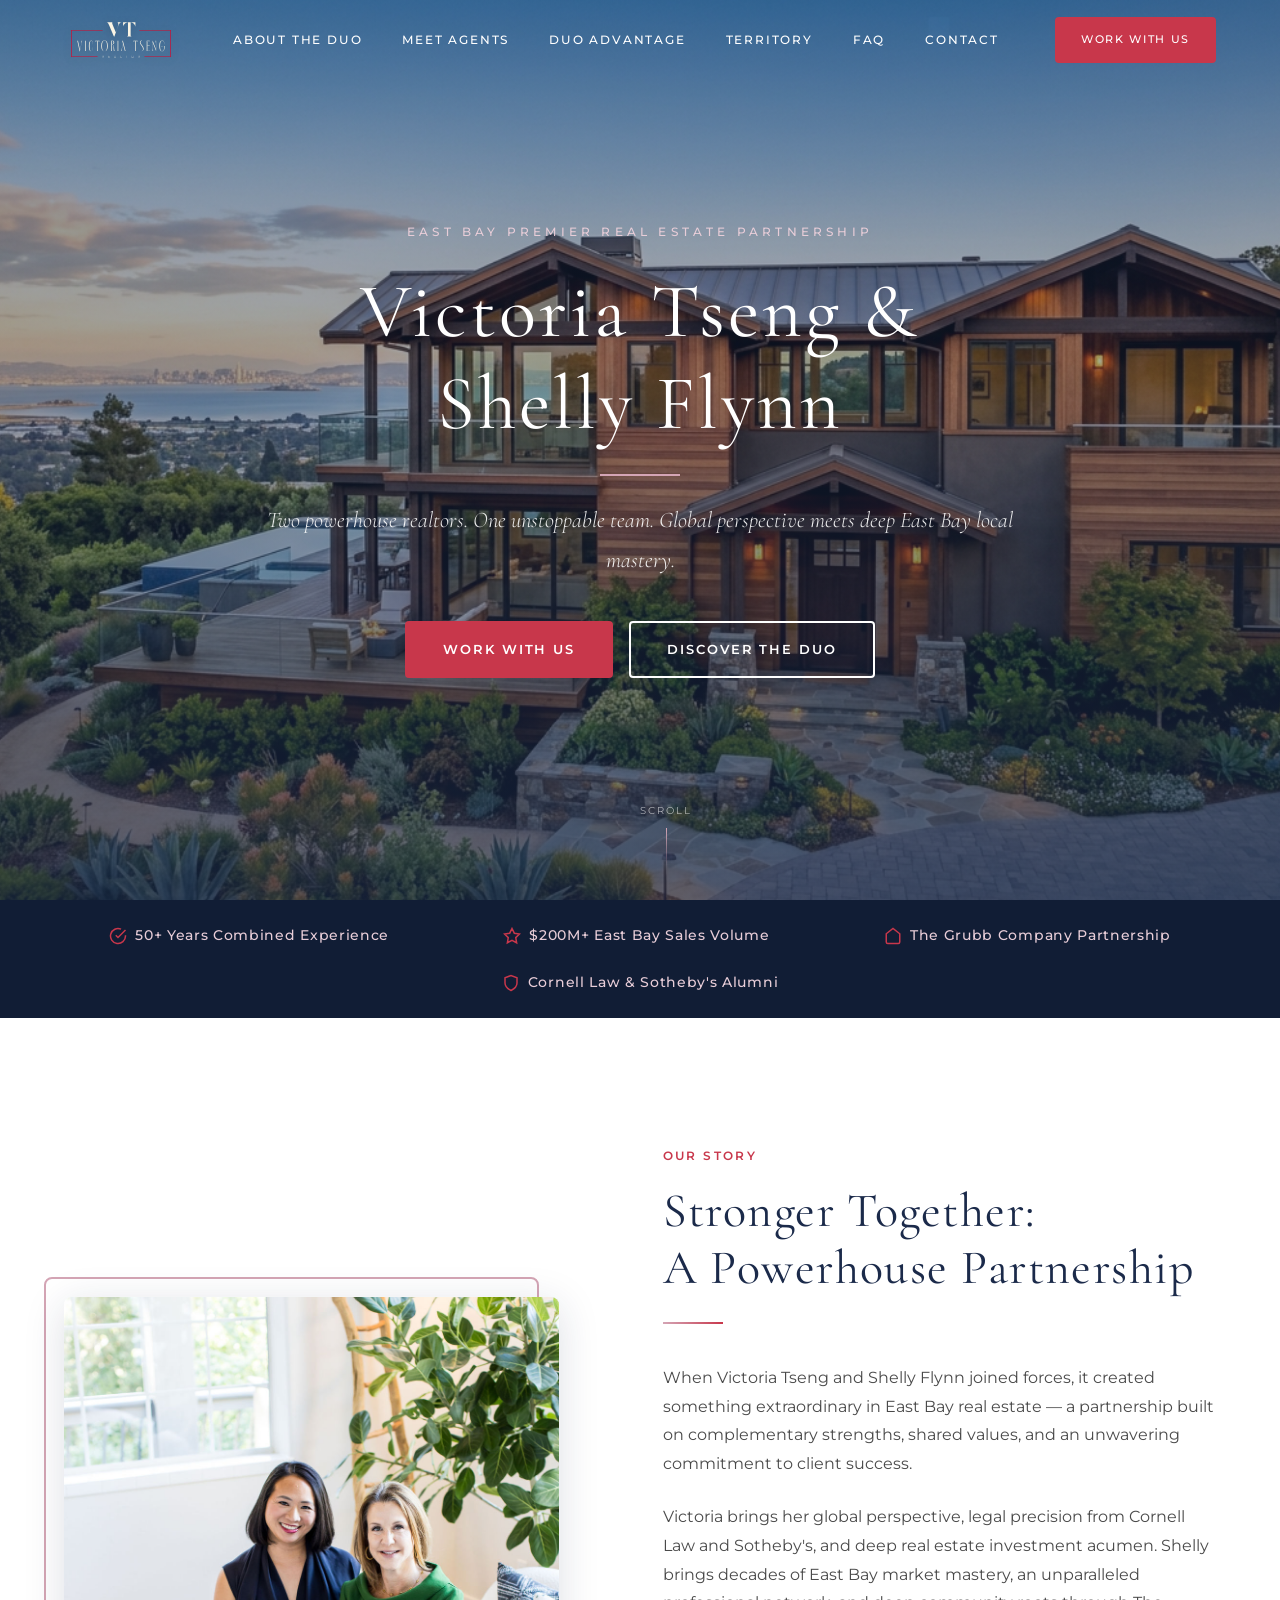
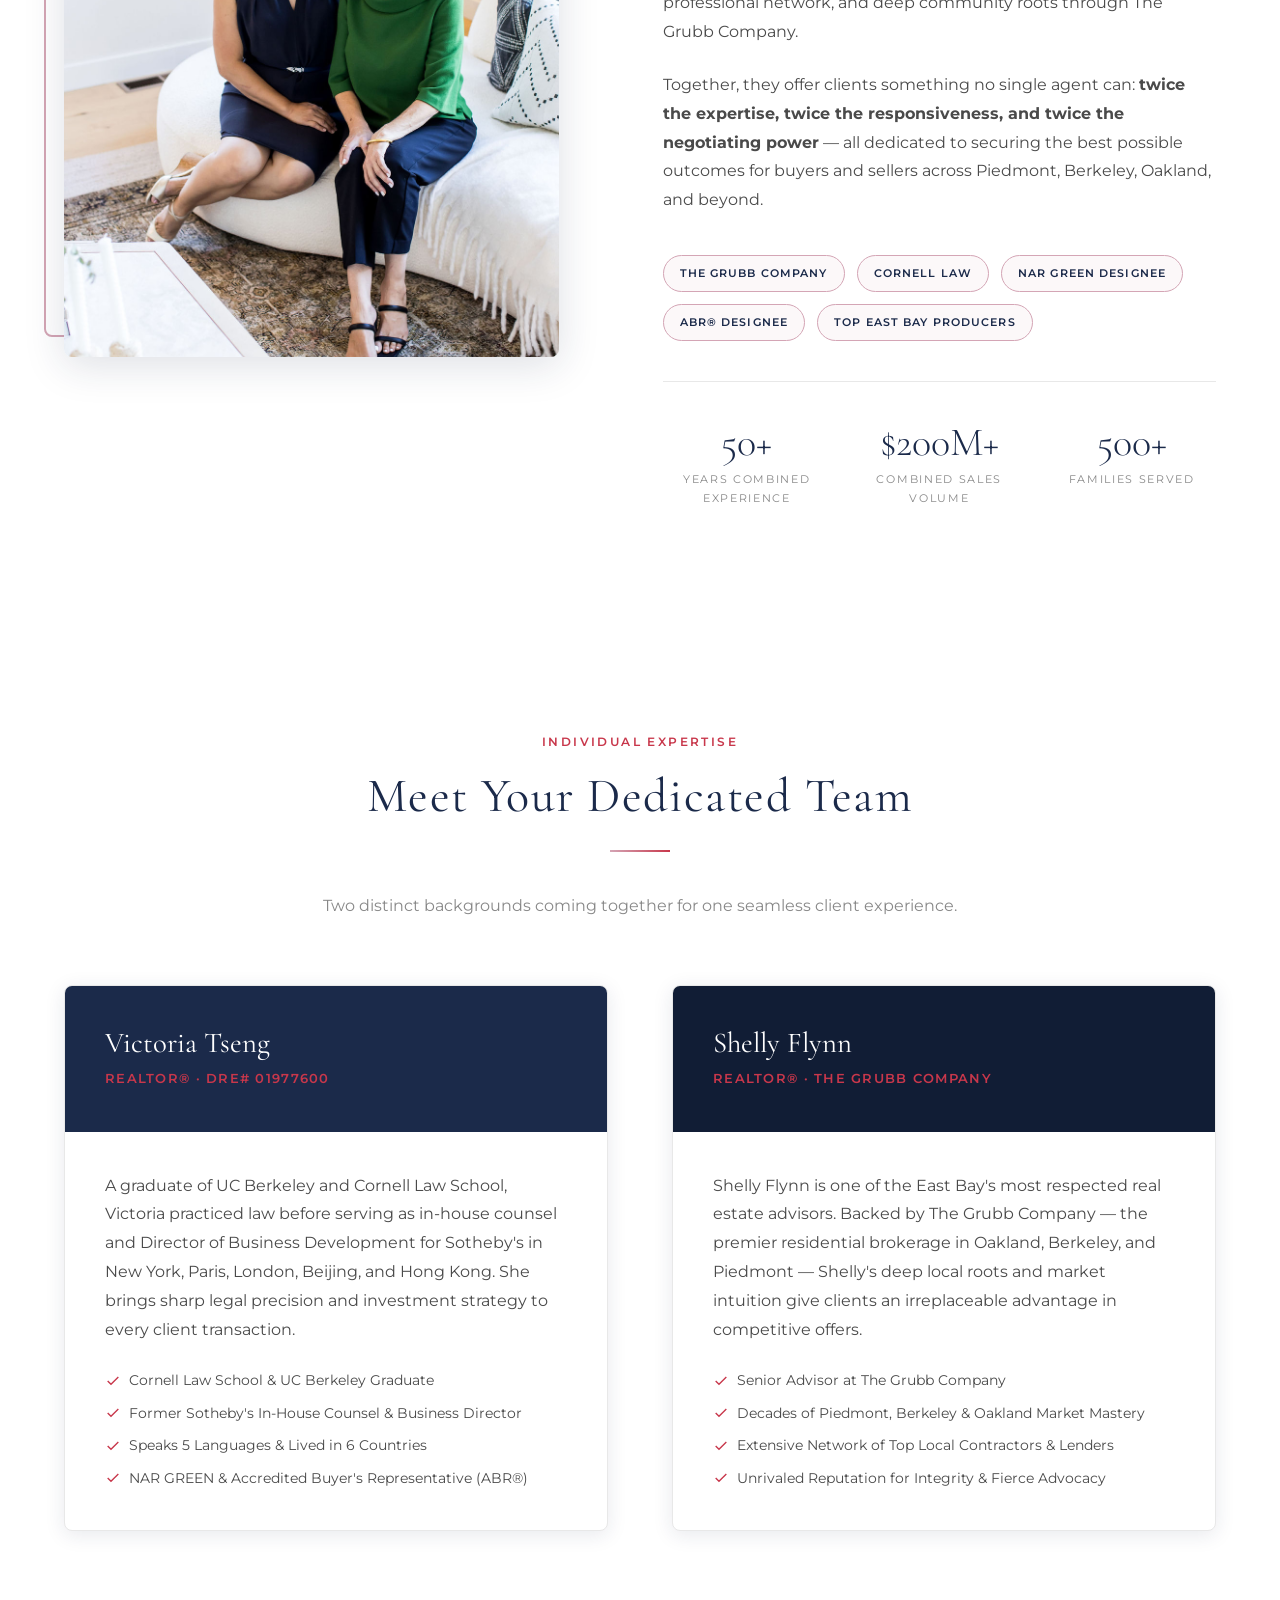
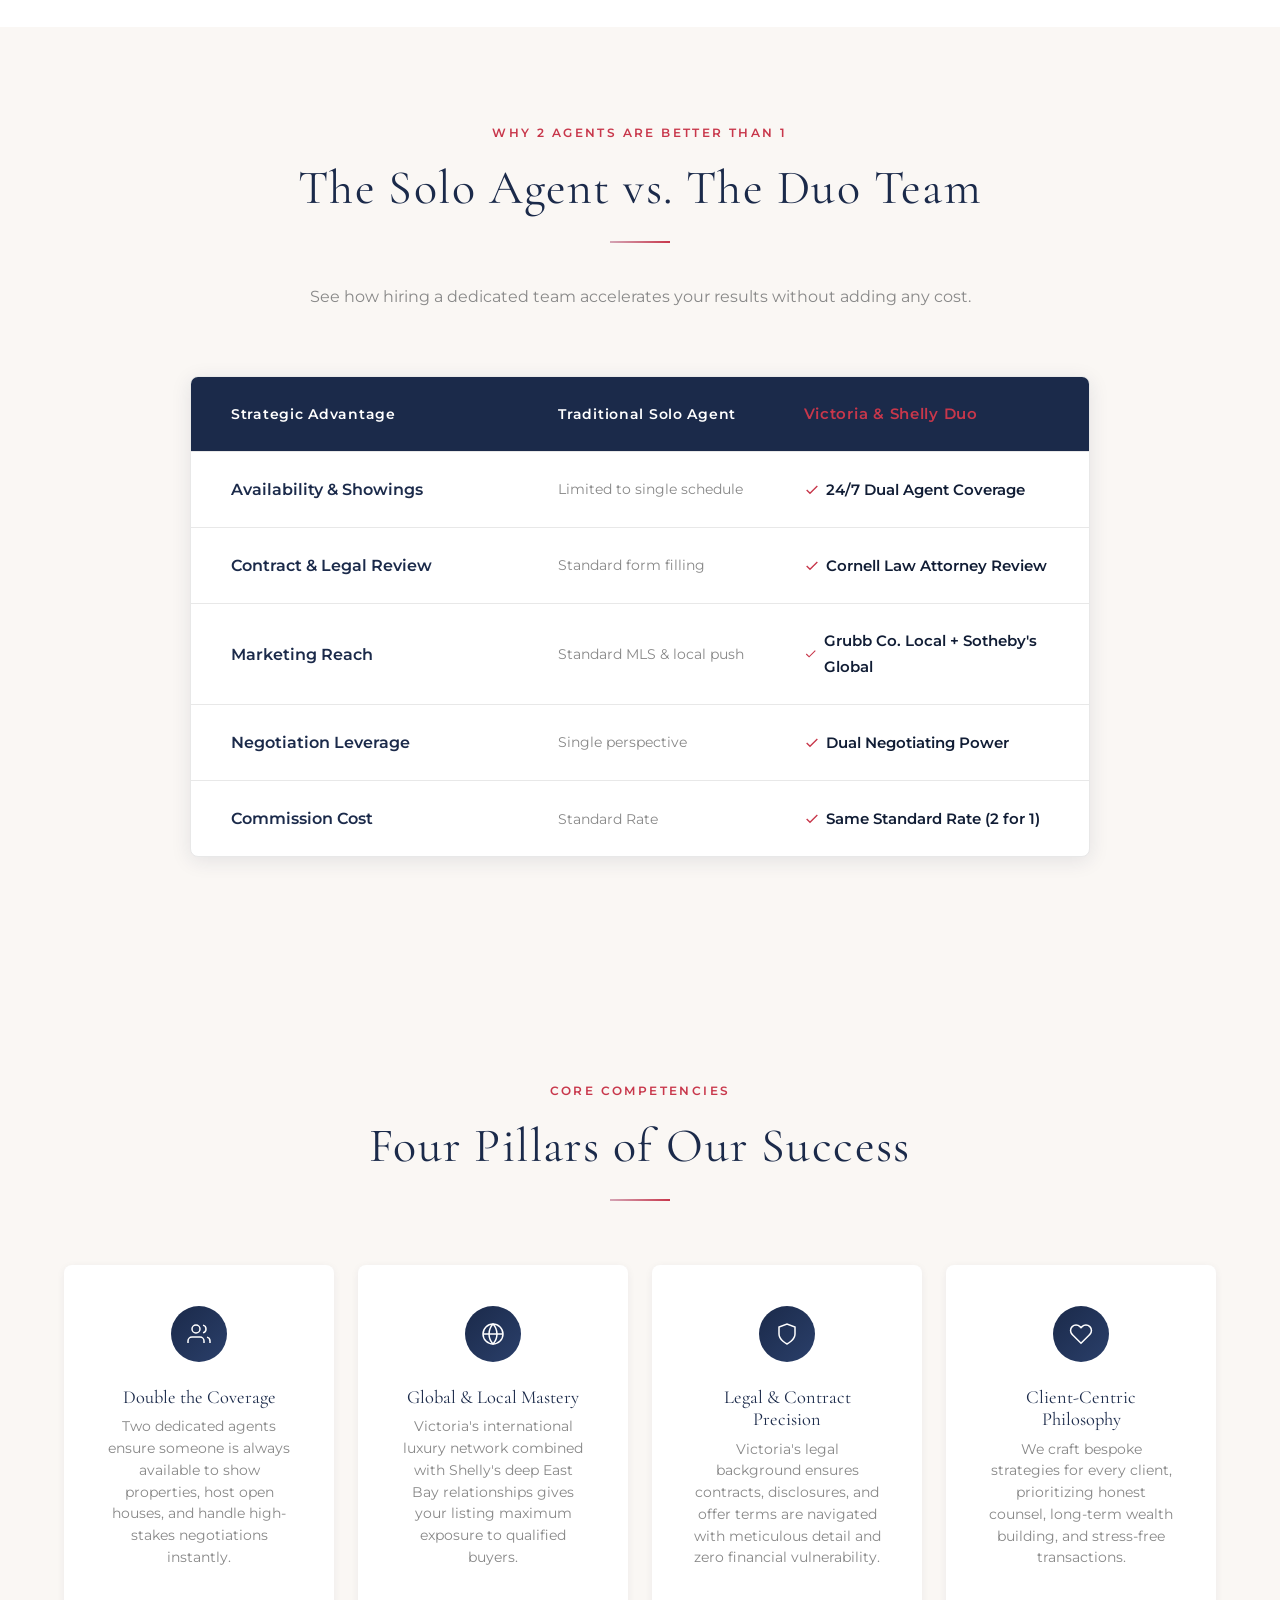
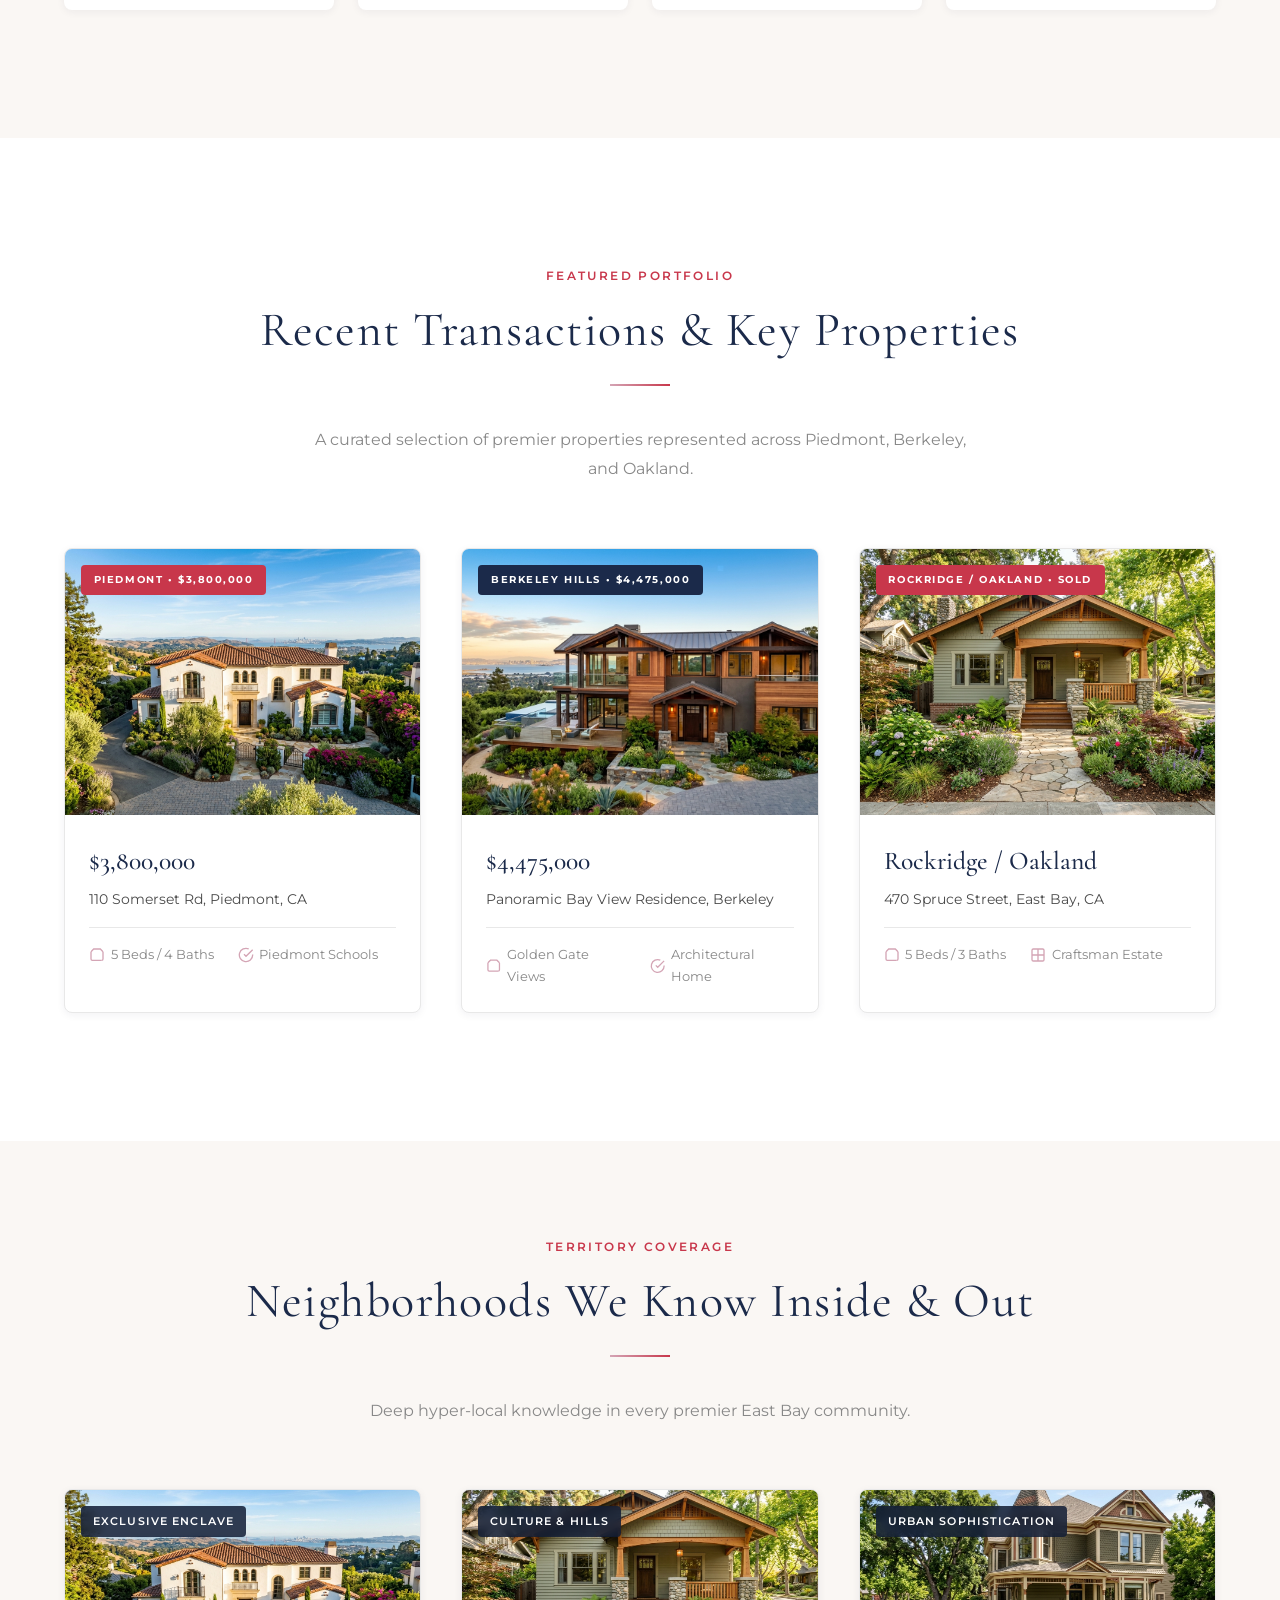
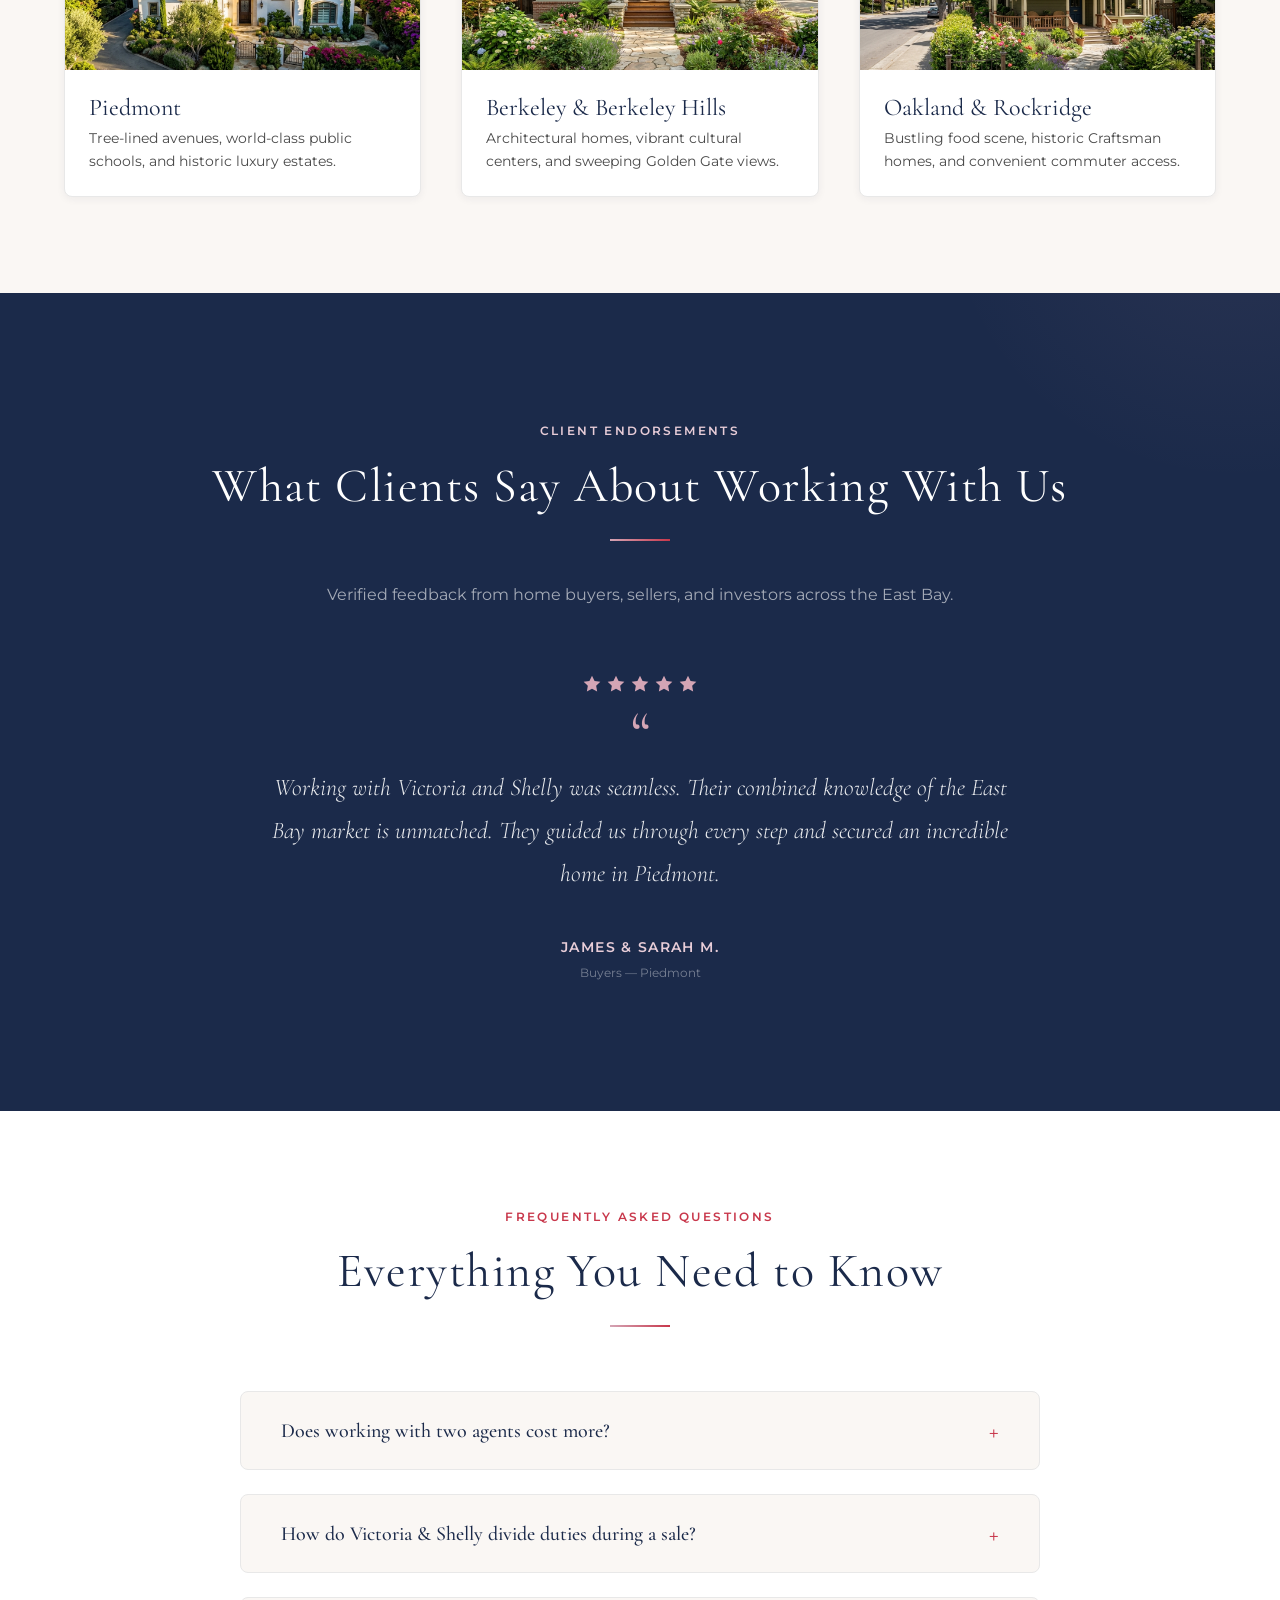
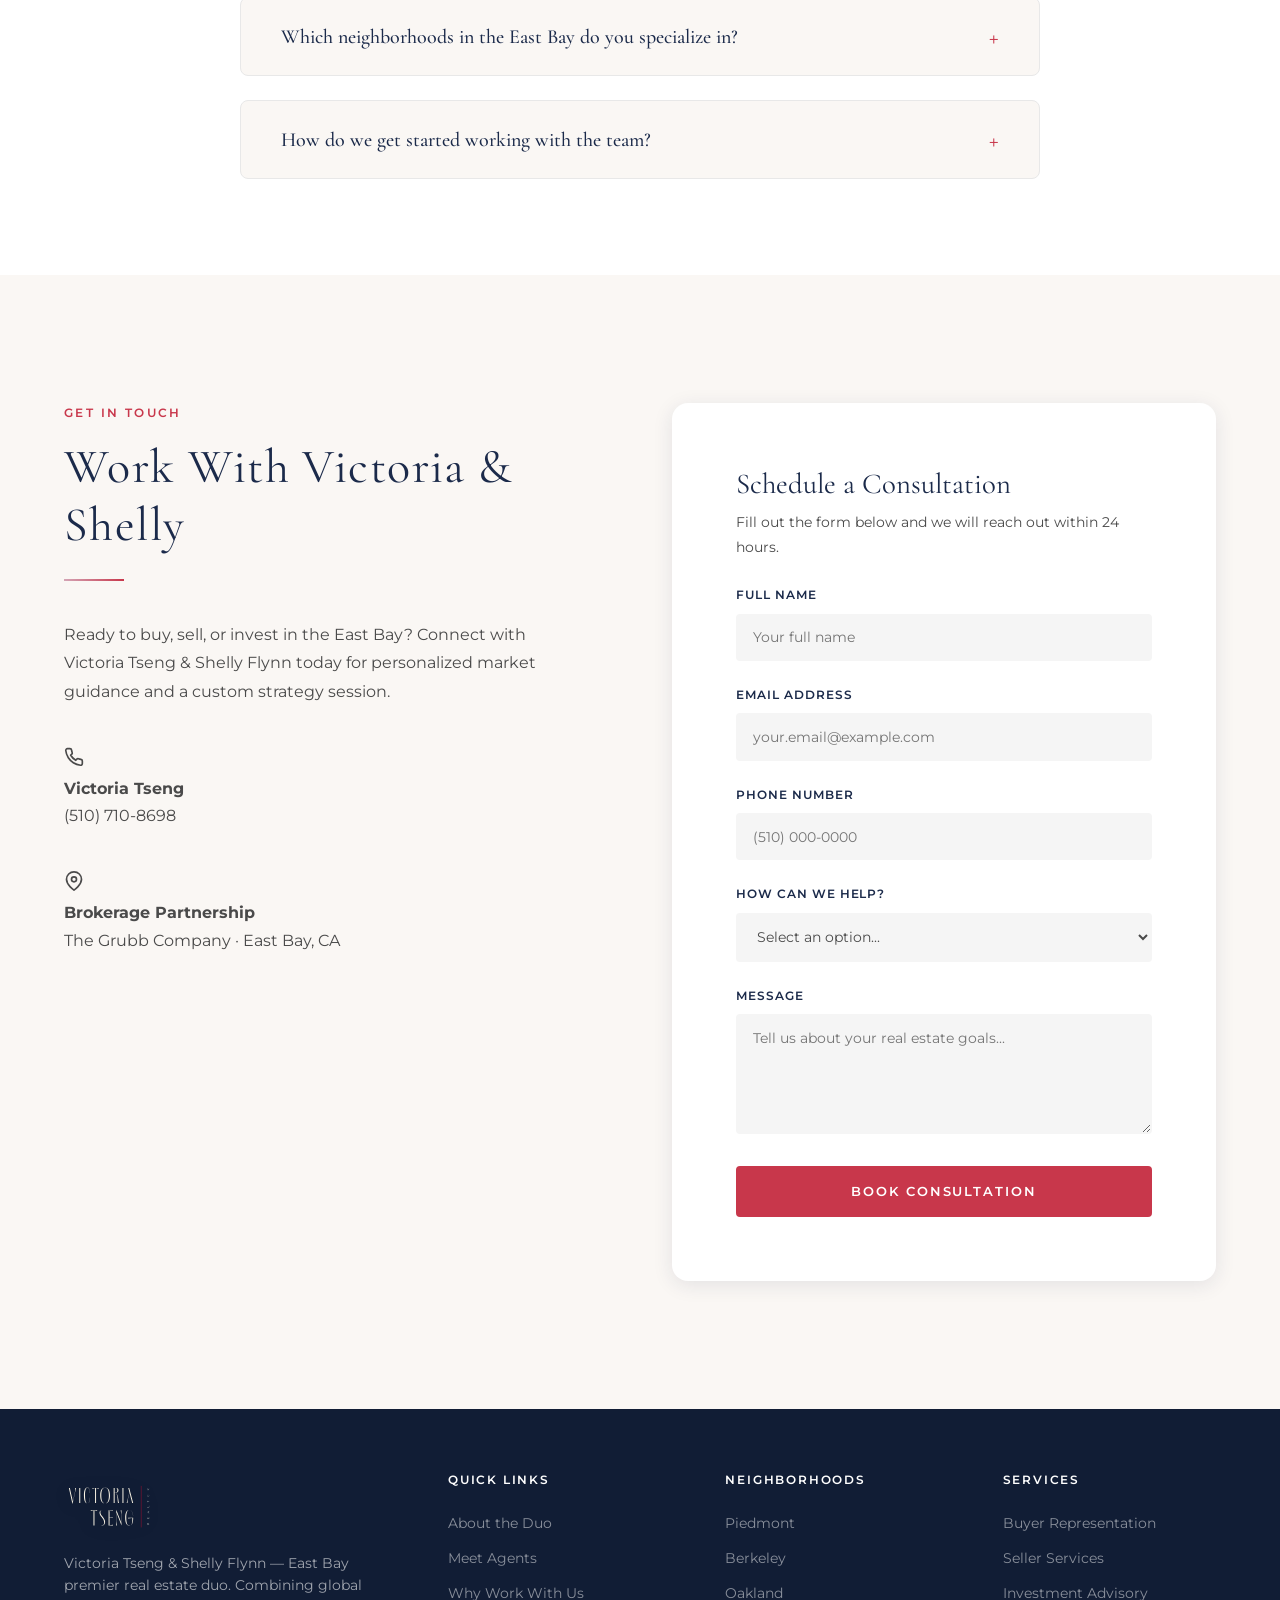
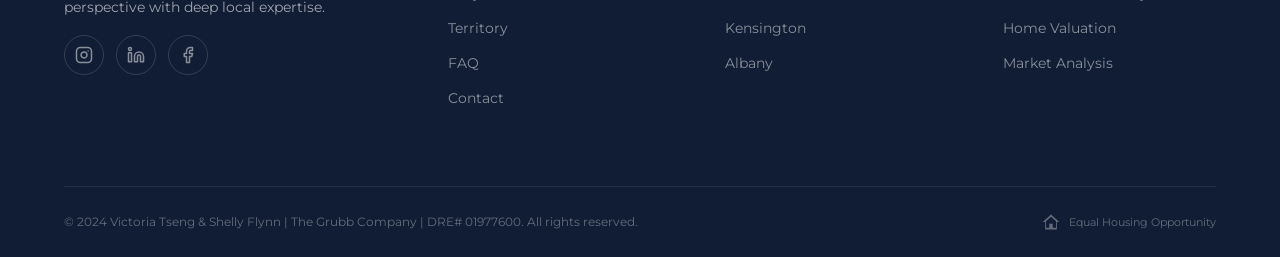
<file: victoria_tseng_shelly_flynn/index.html>
<!DOCTYPE html>
<html lang="en">
<head>
  <meta charset="UTF-8">
  <meta name="viewport" content="width=device-width, initial-scale=1.0">
  <title>Victoria Tseng &amp; Shelly Flynn | East Bay Real Estate Duo</title>
  <meta name="description" content="Victoria Tseng &amp; Shelly Flynn — Two powerhouse East Bay realtors combining 50+ years of experience in Piedmont, Berkeley, Oakland &amp; beyond. Unmatched expertise, unmatched results.">
  <meta name="keywords" content="Victoria Tseng, Shelly Flynn, East Bay real estate, Piedmont, Berkeley, Oakland, The Grubb Company, luxury homes, real estate team">

  <!-- Open Graph -->
  <meta property="og:title" content="Victoria Tseng &amp; Shelly Flynn | East Bay Real Estate Duo">
  <meta property="og:description" content="Two powerhouse realtors. One unstoppable team. Combining 50+ years of East Bay luxury real estate expertise.">
  <meta property="og:type" content="website">
  <meta property="og:image" content="/images/victoria-shelly-duo.jpg">

  <!-- Fonts -->
  <link rel="preconnect" href="https://fonts.googleapis.com">
  <link rel="preconnect" href="https://fonts.gstatic.com" crossorigin>
  <link href="https://fonts.googleapis.com/css2?family=Cormorant+Garamond:ital,wght@0,300;0,400;0,500;0,600;0,700;1,300;1,400&family=Montserrat:wght@300;400;500;600;700&display=swap" rel="stylesheet">

  <!-- Styles -->
  <link rel="stylesheet" href="/styles.css">
  <style>
    /* Custom enhancements for the Duo Page to eliminate empty space and maximize rich aesthetics */
    .duo-trust-strip {
      background: var(--navy-dark);
      border-y: 1px solid rgba(255,255,255,0.1);
      padding: var(--space-md) 0;
      color: var(--white);
    }
    .duo-trust-flex {
      display: flex;
      justify-content: space-around;
      align-items: center;
      flex-wrap: wrap;
      gap: var(--space-md);
      text-align: center;
    }
    .duo-trust-item {
      display: flex;
      align-items: center;
      gap: var(--space-xs);
      font-size: 0.85rem;
      font-weight: 500;
      letter-spacing: 0.05em;
      color: var(--mauve-light);
    }
    .duo-trust-item svg {
      color: var(--coral);
    }

    /* Side-by-side agent bios */
    .agent-card-grid {
      display: grid;
      grid-template-columns: 1fr 1fr;
      gap: var(--space-xl);
      margin-top: var(--space-xl);
    }
    .agent-profile-card {
      background: var(--white);
      border-radius: var(--radius-md);
      overflow: hidden;
      box-shadow: var(--shadow-md);
      border: 1px solid var(--gray-200);
      display: flex;
      flex-direction: column;
      transition: transform var(--transition-base), box-shadow var(--transition-base);
    }
    .agent-profile-card:hover {
      transform: translateY(-5px);
      box-shadow: var(--shadow-xl);
      border-color: var(--coral);
    }
    .agent-card-header {
      background: var(--navy);
      color: var(--white);
      padding: var(--space-lg);
      position: relative;
    }
    .agent-card-header h3 {
      color: var(--white);
      font-size: 1.8rem;
      margin-bottom: 0.25rem;
    }
    .agent-card-title {
      color: var(--coral);
      font-size: 0.8rem;
      font-weight: 600;
      letter-spacing: 0.1em;
      text-transform: uppercase;
    }
    .agent-card-body {
      padding: var(--space-lg);
      display: flex;
      flex-direction: column;
      gap: var(--space-md);
      flex: 1;
    }
    .agent-highlights {
      display: flex;
      flex-direction: column;
      gap: var(--space-xs);
    }
    .agent-highlight-item {
      display: flex;
      align-items: center;
      gap: var(--space-xs);
      font-size: 0.9rem;
      color: var(--gray-700);
    }
    .agent-highlight-item svg {
      color: var(--coral);
      flex-shrink: 0;
    }

    /* Comparison Table */
    .duo-comparison {
      background: var(--cream);
      padding: var(--space-2xl) 0;
    }
    .comparison-table-wrapper {
      max-width: 900px;
      margin: var(--space-xl) auto 0;
      background: var(--white);
      border-radius: var(--radius-md);
      overflow: hidden;
      box-shadow: var(--shadow-md);
      border: 1px solid var(--gray-200);
    }
    .comparison-row {
      display: grid;
      grid-template-columns: 2fr 1.5fr 1.5fr;
      padding: var(--space-md) var(--space-lg);
      border-bottom: 1px solid var(--gray-200);
      align-items: center;
    }
    .comparison-row:last-child {
      border-bottom: none;
    }
    .comparison-row.header-row {
      background: var(--navy);
      color: var(--white);
      font-family: var(--font-body);
      font-weight: 600;
      font-size: 0.9rem;
      letter-spacing: 0.05em;
    }
    .comparison-row.header-row .col-duo {
      color: var(--coral);
    }
    .col-feature {
      font-weight: 600;
      color: var(--navy);
    }
    .col-solo {
      color: var(--gray-500);
      font-size: 0.9rem;
    }
    .col-duo {
      color: var(--navy-dark);
      font-weight: 600;
      font-size: 0.95rem;
      display: flex;
      align-items: center;
      gap: 0.4rem;
    }
    .col-duo svg {
      color: var(--coral);
    }

    /* Territory Grid with Rich Visual Cards */
    .territory-grid {
      display: grid;
      grid-template-columns: repeat(3, 1fr);
      gap: var(--space-lg);
      margin-top: var(--space-xl);
    }
    .territory-card {
      background: var(--white);
      border-radius: var(--radius-md);
      overflow: hidden;
      border: 1px solid var(--gray-200);
      box-shadow: var(--shadow-sm);
      transition: all var(--transition-base);
    }
    .territory-card:hover {
      transform: translateY(-4px);
      box-shadow: var(--shadow-lg);
      border-color: var(--coral);
    }
    .territory-img-box {
      height: 180px;
      position: relative;
      overflow: hidden;
    }
    .territory-img-box img {
      width: 100%;
      height: 100%;
      object-fit: cover;
      transition: transform 0.6s ease;
    }
    .territory-card:hover .territory-img-box img {
      transform: scale(1.05);
    }
    .territory-badge {
      position: absolute;
      top: 1rem;
      left: 1rem;
      background: rgba(17, 29, 53, 0.85);
      backdrop-filter: blur(4px);
      color: var(--white);
      font-size: 0.7rem;
      font-weight: 600;
      letter-spacing: 0.1em;
      text-transform: uppercase;
      padding: 0.35rem 0.75rem;
      border-radius: var(--radius-sm);
    }
    .territory-body {
      padding: var(--space-md);
    }
    .territory-body h3 {
      font-size: 1.5rem;
      color: var(--navy);
      margin-bottom: 0.25rem;
    }
    .territory-body p {
      font-size: 0.88rem;
      color: var(--gray-700);
      line-height: 1.6;
    }

    /* FAQ Accordion Section */
    .duo-faq {
      padding: var(--space-2xl) 0;
      background: var(--white);
    }
    .faq-wrapper {
      max-width: 800px;
      margin: var(--space-xl) auto 0;
      display: flex;
      flex-direction: column;
      gap: var(--space-md);
    }
    .faq-item {
      border: 1px solid var(--gray-200);
      border-radius: var(--radius-md);
      overflow: hidden;
      background: var(--cream);
      transition: border-color var(--transition-fast);
    }
    .faq-item.active {
      border-color: var(--coral);
      background: var(--white);
    }
    .faq-question {
      width: 100%;
      padding: var(--space-md) var(--space-lg);
      text-align: left;
      font-family: var(--font-display);
      font-size: 1.25rem;
      color: var(--navy);
      display: flex;
      justify-content: space-between;
      align-items: center;
      font-weight: 500;
    }
    .faq-icon {
      font-size: 1.5rem;
      color: var(--coral);
      transition: transform var(--transition-fast);
    }
    .faq-item.active .faq-icon {
      transform: rotate(45deg);
    }
    .faq-answer {
      max-height: 0;
      overflow: hidden;
      transition: max-height 0.4s ease, padding 0.4s ease;
      padding: 0 var(--space-lg);
      font-size: 0.95rem;
      color: var(--gray-700);
      line-height: 1.7;
    }
    .faq-item.active .faq-answer {
      max-height: 300px;
      padding: 0 var(--space-lg) var(--space-lg);
    }

    @media (max-width: 992px) {
      .agent-card-grid { grid-template-columns: 1fr; }
      .territory-grid { grid-template-columns: repeat(2, 1fr); }
      .comparison-row { grid-template-columns: 1.5fr 1fr 1fr; font-size: 0.85rem; }
    }
    @media (max-width: 600px) {
      .territory-grid { grid-template-columns: 1fr; }
      .comparison-row { grid-template-columns: 1fr; gap: 0.25rem; }
    }
  </style>
</head>
<body>

  <!-- ==================== NAVIGATION ==================== -->
  <nav class="nav transparent" id="navbar">
    <div class="nav-inner">
      <a href="/" class="nav-logo" aria-label="Victoria Tseng Realtor Home">
        <img src="/images/SVG File-01.svg" alt="Victoria Tseng Realtor Logo" class="nav-logo-img">
      </a>

      <div class="nav-links" id="navLinks">
        <a href="#about">About the Duo</a>
        <a href="#agents">Meet Agents</a>
        <a href="#why">Duo Advantage</a>
        <a href="#territory">Territory</a>
        <a href="#faq">FAQ</a>
        <a href="#contact">Contact</a>
        <div class="nav-cta">
          <a href="#contact" class="btn btn-primary">Work With Us</a>
        </div>
      </div>

      <button class="nav-toggle" id="navToggle" aria-label="Toggle navigation menu">
        <span></span>
        <span></span>
        <span></span>
      </button>
    </div>
  </nav>

  <!-- ==================== HERO ==================== -->
  <section class="hero" id="hero">
    <div class="hero-bg">
      <img src="/images/hero.jpg" alt="Luxury home in the East Bay Hills with bay views" width="1920" height="1080" fetchpriority="high">
    </div>
    <div class="hero-overlay"></div>
    <div class="hero-content">
      <span class="hero-label">East Bay Premier Real Estate Partnership</span>
      <h1>Victoria Tseng &amp; Shelly Flynn</h1>
      <hr class="hero-divider">
      <p class="hero-tagline">Two powerhouse realtors. One unstoppable team. Global perspective meets deep East Bay local mastery.</p>
      <div class="hero-buttons">
        <a href="#contact" class="btn btn-primary">Work With Us</a>
        <a href="#about" class="btn btn-outline">Discover the Duo</a>
      </div>
    </div>
    <div class="hero-scroll">
      <span>Scroll</span>
      <div class="hero-scroll-line"></div>
    </div>
  </section>

  <!-- ==================== TRUST STRIP ==================== -->
  <div class="duo-trust-strip">
    <div class="container">
      <div class="duo-trust-flex">
        <div class="duo-trust-item">
          <svg width="18" height="18" viewBox="0 0 24 24" fill="none" stroke="currentColor" stroke-width="2"><path d="M22 11.08V12a10 10 0 1 1-5.93-9.14"/><polyline points="22 4 12 14.01 9 11.01"/></svg>
          <span>50+ Years Combined Experience</span>
        </div>
        <div class="duo-trust-item">
          <svg width="18" height="18" viewBox="0 0 24 24" fill="none" stroke="currentColor" stroke-width="2"><path d="M12 2l3.09 6.26L22 9.27l-5 4.87 1.18 6.88L12 17.77l-6.18 3.25L7 14.14 2 9.27l6.91-1.01L12 2z"/></svg>
          <span>$200M+ East Bay Sales Volume</span>
        </div>
        <div class="duo-trust-item">
          <svg width="18" height="18" viewBox="0 0 24 24" fill="none" stroke="currentColor" stroke-width="2"><path d="M3 9l9-7 9 7v11a2 2 0 0 1-2 2H5a2 2 0 0 1-2-2z"/></svg>
          <span>The Grubb Company Partnership</span>
        </div>
        <div class="duo-trust-item">
          <svg width="18" height="18" viewBox="0 0 24 24" fill="none" stroke="currentColor" stroke-width="2"><path d="M12 22s8-4 8-10V5l-8-3-8 3v7c0 6 8 10 8 10z"/></svg>
          <span>Cornell Law &amp; Sotheby's Alumni</span>
        </div>
      </div>
    </div>
  </div>

  <!-- ==================== ABOUT THE DUO ==================== -->
  <section class="about" id="about">
    <div class="container">
      <div class="about-grid">
        <div class="about-image-wrapper reveal-left">
          <img src="/images/victoria-shelly-duo.jpg" alt="Victoria Tseng and Shelly Flynn together" class="about-image">
          <div class="about-image-accent"></div>
        </div>
        <div class="about-content reveal-right">
          <span class="section-label">Our Story</span>
          <h2 class="section-title">Stronger Together:<br>A Powerhouse Partnership</h2>
          <hr class="section-divider">

          <p>When Victoria Tseng and Shelly Flynn joined forces, it created something extraordinary in East Bay real estate — a partnership built on complementary strengths, shared values, and an unwavering commitment to client success.</p>

          <p>Victoria brings her global perspective, legal precision from Cornell Law and Sotheby's, and deep real estate investment acumen. Shelly brings decades of East Bay market mastery, an unparalleled professional network, and deep community roots through The Grubb Company.</p>

          <p>Together, they offer clients something no single agent can: <strong>twice the expertise, twice the responsiveness, and twice the negotiating power</strong> — all dedicated to securing the best possible outcomes for buyers and sellers across Piedmont, Berkeley, Oakland, and beyond.</p>

          <div class="about-designations">
            <span class="designation-badge">The Grubb Company</span>
            <span class="designation-badge">Cornell Law</span>
            <span class="designation-badge">NAR GREEN Designee</span>
            <span class="designation-badge">ABR® Designee</span>
            <span class="designation-badge">Top East Bay Producers</span>
          </div>

          <div class="about-stats">
            <div class="stat">
              <div class="stat-number">50+</div>
              <div class="stat-label">Years Combined Experience</div>
            </div>
            <div class="stat">
              <div class="stat-number">$200M+</div>
              <div class="stat-label">Combined Sales Volume</div>
            </div>
            <div class="stat">
              <div class="stat-number">500+</div>
              <div class="stat-label">Families Served</div>
            </div>
          </div>
        </div>
      </div>
    </div>
  </section>

  <!-- ==================== MEET THE AGENTS ==================== -->
  <section class="duo-comparison" id="agents" style="background: var(--white);">
    <div class="container">
      <div style="text-align: center;" class="reveal">
        <span class="section-label">Individual Expertise</span>
        <h2 class="section-title">Meet Your Dedicated Team</h2>
        <hr class="section-divider" style="margin-left: auto; margin-right: auto;">
        <p style="margin: 0 auto; color: var(--gray-500);">Two distinct backgrounds coming together for one seamless client experience.</p>
      </div>

      <div class="agent-card-grid reveal-stagger">
        <!-- Victoria Card -->
        <div class="agent-profile-card">
          <div class="agent-card-header">
            <h3>Victoria Tseng</h3>
            <span class="agent-card-title">Realtor® · DRE# 01977600</span>
          </div>
          <div class="agent-card-body">
            <p>A graduate of UC Berkeley and Cornell Law School, Victoria practiced law before serving as in-house counsel and Director of Business Development for Sotheby's in New York, Paris, London, Beijing, and Hong Kong. She brings sharp legal precision and investment strategy to every client transaction.</p>
            <div class="agent-highlights">
              <div class="agent-highlight-item">
                <svg width="16" height="16" viewBox="0 0 24 24" fill="none" stroke="currentColor" stroke-width="2"><polyline points="20 6 9 17 4 12"/></svg>
                <span>Cornell Law School &amp; UC Berkeley Graduate</span>
              </div>
              <div class="agent-highlight-item">
                <svg width="16" height="16" viewBox="0 0 24 24" fill="none" stroke="currentColor" stroke-width="2"><polyline points="20 6 9 17 4 12"/></svg>
                <span>Former Sotheby's In-House Counsel &amp; Business Director</span>
              </div>
              <div class="agent-highlight-item">
                <svg width="16" height="16" viewBox="0 0 24 24" fill="none" stroke="currentColor" stroke-width="2"><polyline points="20 6 9 17 4 12"/></svg>
                <span>Speaks 5 Languages &amp; Lived in 6 Countries</span>
              </div>
              <div class="agent-highlight-item">
                <svg width="16" height="16" viewBox="0 0 24 24" fill="none" stroke="currentColor" stroke-width="2"><polyline points="20 6 9 17 4 12"/></svg>
                <span>NAR GREEN &amp; Accredited Buyer's Representative (ABR®)</span>
              </div>
            </div>
          </div>
        </div>

        <!-- Shelly Card -->
        <div class="agent-profile-card">
          <div class="agent-card-header" style="background: var(--navy-dark);">
            <h3>Shelly Flynn</h3>
            <span class="agent-card-title">Realtor® · The Grubb Company</span>
          </div>
          <div class="agent-card-body">
            <p>Shelly Flynn is one of the East Bay's most respected real estate advisors. Backed by The Grubb Company — the premier residential brokerage in Oakland, Berkeley, and Piedmont — Shelly's deep local roots and market intuition give clients an irreplaceable advantage in competitive offers.</p>
            <div class="agent-highlights">
              <div class="agent-highlight-item">
                <svg width="16" height="16" viewBox="0 0 24 24" fill="none" stroke="currentColor" stroke-width="2"><polyline points="20 6 9 17 4 12"/></svg>
                <span>Senior Advisor at The Grubb Company</span>
              </div>
              <div class="agent-highlight-item">
                <svg width="16" height="16" viewBox="0 0 24 24" fill="none" stroke="currentColor" stroke-width="2"><polyline points="20 6 9 17 4 12"/></svg>
                <span>Decades of Piedmont, Berkeley &amp; Oakland Market Mastery</span>
              </div>
              <div class="agent-highlight-item">
                <svg width="16" height="16" viewBox="0 0 24 24" fill="none" stroke="currentColor" stroke-width="2"><polyline points="20 6 9 17 4 12"/></svg>
                <span>Extensive Network of Top Local Contractors &amp; Lenders</span>
              </div>
              <div class="agent-highlight-item">
                <svg width="16" height="16" viewBox="0 0 24 24" fill="none" stroke="currentColor" stroke-width="2"><polyline points="20 6 9 17 4 12"/></svg>
                <span>Unrivaled Reputation for Integrity &amp; Fierce Advocacy</span>
              </div>
            </div>
          </div>
        </div>
      </div>
    </div>
  </section>

  <!-- ==================== COMPARISON TABLE ==================== -->
  <section class="duo-comparison" id="why">
    <div class="container">
      <div style="text-align: center;" class="reveal">
        <span class="section-label">Why 2 Agents Are Better Than 1</span>
        <h2 class="section-title">The Solo Agent vs. The Duo Team</h2>
        <hr class="section-divider" style="margin-left: auto; margin-right: auto;">
        <p style="margin: 0 auto; color: var(--gray-500);">See how hiring a dedicated team accelerates your results without adding any cost.</p>
      </div>

      <div class="comparison-table-wrapper reveal">
        <div class="comparison-row header-row">
          <div>Strategic Advantage</div>
          <div>Traditional Solo Agent</div>
          <div class="col-duo">Victoria &amp; Shelly Duo</div>
        </div>
        <div class="comparison-row">
          <div class="col-feature">Availability &amp; Showings</div>
          <div class="col-solo">Limited to single schedule</div>
          <div class="col-duo">
            <svg width="16" height="16" viewBox="0 0 24 24" fill="none" stroke="currentColor" stroke-width="2"><polyline points="20 6 9 17 4 12"/></svg>
            24/7 Dual Agent Coverage
          </div>
        </div>
        <div class="comparison-row">
          <div class="col-feature">Contract &amp; Legal Review</div>
          <div class="col-solo">Standard form filling</div>
          <div class="col-duo">
            <svg width="16" height="16" viewBox="0 0 24 24" fill="none" stroke="currentColor" stroke-width="2"><polyline points="20 6 9 17 4 12"/></svg>
            Cornell Law Attorney Review
          </div>
        </div>
        <div class="comparison-row">
          <div class="col-feature">Marketing Reach</div>
          <div class="col-solo">Standard MLS &amp; local push</div>
          <div class="col-duo">
            <svg width="16" height="16" viewBox="0 0 24 24" fill="none" stroke="currentColor" stroke-width="2"><polyline points="20 6 9 17 4 12"/></svg>
            Grubb Co. Local + Sotheby's Global
          </div>
        </div>
        <div class="comparison-row">
          <div class="col-feature">Negotiation Leverage</div>
          <div class="col-solo">Single perspective</div>
          <div class="col-duo">
            <svg width="16" height="16" viewBox="0 0 24 24" fill="none" stroke="currentColor" stroke-width="2"><polyline points="20 6 9 17 4 12"/></svg>
            Dual Negotiating Power
          </div>
        </div>
        <div class="comparison-row">
          <div class="col-feature">Commission Cost</div>
          <div class="col-solo">Standard Rate</div>
          <div class="col-duo">
            <svg width="16" height="16" viewBox="0 0 24 24" fill="none" stroke="currentColor" stroke-width="2"><polyline points="20 6 9 17 4 12"/></svg>
            Same Standard Rate (2 for 1)
          </div>
        </div>
      </div>
    </div>
  </section>

  <!-- ==================== SPECIALTIES / ADVANTAGES ==================== -->
  <section class="specialties">
    <div class="container">
      <div style="text-align: center;" class="reveal">
        <span class="section-label">Core Competencies</span>
        <h2 class="section-title">Four Pillars of Our Success</h2>
        <hr class="section-divider" style="margin-left: auto; margin-right: auto;">
      </div>

      <div class="specialties-grid reveal-stagger">
        <div class="specialty-card">
          <div class="specialty-icon">
            <svg width="24" height="24" viewBox="0 0 24 24" fill="none" stroke="currentColor" stroke-width="1.5"><path d="M17 21v-2a4 4 0 00-4-4H5a4 4 0 00-4 4v2"/><circle cx="9" cy="7" r="4"/><path d="M23 21v-2a4 4 0 00-3-3.87"/><path d="M16 3.13a4 4 0 010 7.75"/></svg>
          </div>
          <h3>Double the Coverage</h3>
          <p>Two dedicated agents ensure someone is always available to show properties, host open houses, and handle high-stakes negotiations instantly.</p>
        </div>

        <div class="specialty-card">
          <div class="specialty-icon">
            <svg width="24" height="24" viewBox="0 0 24 24" fill="none" stroke="currentColor" stroke-width="1.5"><circle cx="12" cy="12" r="10"/><path d="M2 12h20"/><path d="M12 2a15.3 15.3 0 014 10 15.3 15.3 0 01-4 10 15.3 15.3 0 01-4-10 15.3 15.3 0 014-10z"/></svg>
          </div>
          <h3>Global &amp; Local Mastery</h3>
          <p>Victoria's international luxury network combined with Shelly's deep East Bay relationships gives your listing maximum exposure to qualified buyers.</p>
        </div>

        <div class="specialty-card">
          <div class="specialty-icon">
            <svg width="24" height="24" viewBox="0 0 24 24" fill="none" stroke="currentColor" stroke-width="1.5"><path d="M12 22s8-4 8-10V5l-8-3-8 3v7c0 6 8 10 8 10z"/></svg>
          </div>
          <h3>Legal &amp; Contract Precision</h3>
          <p>Victoria's legal background ensures contracts, disclosures, and offer terms are navigated with meticulous detail and zero financial vulnerability.</p>
        </div>

        <div class="specialty-card">
          <div class="specialty-icon">
            <svg width="24" height="24" viewBox="0 0 24 24" fill="none" stroke="currentColor" stroke-width="1.5"><path d="M20.84 4.61a5.5 5.5 0 00-7.78 0L12 5.67l-1.06-1.06a5.5 5.5 0 00-7.78 7.78l1.06 1.06L12 21.23l7.78-7.78 1.06-1.06a5.5 5.5 0 000-7.78z"/></svg>
          </div>
          <h3>Client-Centric Philosophy</h3>
          <p>We craft bespoke strategies for every client, prioritizing honest counsel, long-term wealth building, and stress-free transactions.</p>
        </div>
      </div>
    </div>
  </section>

  <!-- ==================== FEATURED TRANSACTIONS (3 PROPERTIES) ==================== -->
  <section class="listings" id="portfolio">
    <div class="container">
      <div class="listings-header reveal">
        <span class="section-label">Featured Portfolio</span>
        <h2 class="section-title">Recent Transactions &amp; Key Properties</h2>
        <hr class="section-divider" style="margin-left: auto; margin-right: auto;">
        <p>A curated selection of premier properties represented across Piedmont, Berkeley, and Oakland.</p>
      </div>

      <div class="listings-grid reveal-stagger">
        <!-- Property 1 -->
        <div class="listing-card">
          <div class="listing-image-wrapper">
            <img src="/images/listing-2.jpg" alt="110 Somerset Rd, Piedmont" width="600" height="450" loading="lazy">
            <span class="listing-badge">Piedmont • $3,800,000</span>
          </div>
          <div class="listing-details">
            <div class="listing-price">$3,800,000</div>
            <div class="listing-address">110 Somerset Rd, Piedmont, CA</div>
            <div class="listing-features">
              <span class="listing-feature">
                <svg width="16" height="16" viewBox="0 0 24 24" fill="none" stroke="currentColor" stroke-width="2"><path d="M3 7v11a2 2 0 002 2h14"/><path d="M3 7l4-4h10l4 4"/><path d="M21 7v11a2 2 0 01-2 2"/><path d="M7 11h.01"/></svg>
                5 Beds / 4 Baths
              </span>
              <span class="listing-feature">
                <svg width="16" height="16" viewBox="0 0 24 24" fill="none" stroke="currentColor" stroke-width="2"><path d="M22 11.08V12a10 10 0 1 1-5.93-9.14"/><polyline points="22 4 12 14.01 9 11.01"/></svg>
                Piedmont Schools
              </span>
            </div>
          </div>
        </div>

        <!-- Property 2 -->
        <div class="listing-card">
          <div class="listing-image-wrapper">
            <img src="/images/hero.jpg" alt="Berkeley Hills Estate" width="600" height="450" loading="lazy">
            <span class="listing-badge" style="background: var(--navy);">Berkeley Hills • $4,475,000</span>
          </div>
          <div class="listing-details">
            <div class="listing-price">$4,475,000</div>
            <div class="listing-address">Panoramic Bay View Residence, Berkeley</div>
            <div class="listing-features">
              <span class="listing-feature">
                <svg width="16" height="16" viewBox="0 0 24 24" fill="none" stroke="currentColor" stroke-width="2"><path d="M3 7v11a2 2 0 002 2h14"/><path d="M3 7l4-4h10l4 4"/><path d="M21 7v11a2 2 0 01-2 2"/><path d="M7 11h.01"/></svg>
                Golden Gate Views
              </span>
              <span class="listing-feature">
                <svg width="16" height="16" viewBox="0 0 24 24" fill="none" stroke="currentColor" stroke-width="2"><path d="M22 11.08V12a10 10 0 1 1-5.93-9.14"/><polyline points="22 4 12 14.01 9 11.01"/></svg>
                Architectural Home
              </span>
            </div>
          </div>
        </div>

        <!-- Property 3 -->
        <div class="listing-card">
          <div class="listing-image-wrapper">
            <img src="/images/listing-1.jpg" alt="470 Spruce St, Berkeley" width="600" height="450" loading="lazy">
            <span class="listing-badge">Rockridge / Oakland • Sold</span>
          </div>
          <div class="listing-details">
            <div class="listing-price">Rockridge / Oakland</div>
            <div class="listing-address">470 Spruce Street, East Bay, CA</div>
            <div class="listing-features">
              <span class="listing-feature">
                <svg width="16" height="16" viewBox="0 0 24 24" fill="none" stroke="currentColor" stroke-width="2"><path d="M3 7v11a2 2 0 002 2h14"/><path d="M3 7l4-4h10l4 4"/><path d="M21 7v11a2 2 0 01-2 2"/><path d="M7 11h.01"/></svg>
                5 Beds / 3 Baths
              </span>
              <span class="listing-feature">
                <svg width="16" height="16" viewBox="0 0 24 24" fill="none" stroke="currentColor" stroke-width="2"><rect x="3" y="3" width="18" height="18" rx="2"/><path d="M3 12h18"/><path d="M12 3v18"/></svg>
                Craftsman Estate
              </span>
            </div>
          </div>
        </div>
      </div>
    </div>
  </section>

  <!-- ==================== RICH TERRITORY CARDS ==================== -->
  <section class="duo-comparison" id="territory" style="background: var(--cream);">
    <div class="container">
      <div style="text-align: center;" class="reveal">
        <span class="section-label">Territory Coverage</span>
        <h2 class="section-title">Neighborhoods We Know Inside &amp; Out</h2>
        <hr class="section-divider" style="margin-left: auto; margin-right: auto;">
        <p style="margin: 0 auto; color: var(--gray-500);">Deep hyper-local knowledge in every premier East Bay community.</p>
      </div>

      <div class="territory-grid reveal-stagger">
        <!-- Card 1 -->
        <div class="territory-card">
          <div class="territory-img-box">
            <img src="/images/listing-2.jpg" alt="Piedmont CA">
            <span class="territory-badge">Exclusive Enclave</span>
          </div>
          <div class="territory-body">
            <h3>Piedmont</h3>
            <p>Tree-lined avenues, world-class public schools, and historic luxury estates.</p>
          </div>
        </div>

        <!-- Card 2 -->
        <div class="territory-card">
          <div class="territory-img-box">
            <img src="/images/listing-1.jpg" alt="Berkeley Hills CA">
            <span class="territory-badge">Culture &amp; Hills</span>
          </div>
          <div class="territory-body">
            <h3>Berkeley &amp; Berkeley Hills</h3>
            <p>Architectural homes, vibrant cultural centers, and sweeping Golden Gate views.</p>
          </div>
        </div>

        <!-- Card 3 -->
        <div class="territory-card">
          <div class="territory-img-box">
            <img src="/images/listing-3.jpg" alt="Oakland CA">
            <span class="territory-badge">Urban Sophistication</span>
          </div>
          <div class="territory-body">
            <h3>Oakland &amp; Rockridge</h3>
            <p>Bustling food scene, historic Craftsman homes, and convenient commuter access.</p>
          </div>
        </div>
      </div>
    </div>
  </section>

  <!-- ==================== TESTIMONIALS ==================== -->
  <section class="testimonials" id="testimonials">
    <div class="container">
      <div class="testimonials-header reveal">
        <span class="section-label" style="color: var(--mauve-light);">Client Endorsements</span>
        <h2 class="section-title">What Clients Say About Working With Us</h2>
        <hr class="section-divider" style="margin-left: auto; margin-right: auto;">
        <p>Verified feedback from home buyers, sellers, and investors across the East Bay.</p>
      </div>

      <div class="testimonials-slider reveal" id="testimonialSlider">
        <div class="testimonials-track" id="testimonialTrack">
          <!-- Testimonial 1 -->
          <div class="testimonial-slide">
            <div class="testimonial-stars">
              <svg viewBox="0 0 24 24"><path d="M12 2l3.09 6.26L22 9.27l-5 4.87 1.18 6.88L12 17.77l-6.18 3.25L7 14.14 2 9.27l6.91-1.01L12 2z"/></svg>
              <svg viewBox="0 0 24 24"><path d="M12 2l3.09 6.26L22 9.27l-5 4.87 1.18 6.88L12 17.77l-6.18 3.25L7 14.14 2 9.27l6.91-1.01L12 2z"/></svg>
              <svg viewBox="0 0 24 24"><path d="M12 2l3.09 6.26L22 9.27l-5 4.87 1.18 6.88L12 17.77l-6.18 3.25L7 14.14 2 9.27l6.91-1.01L12 2z"/></svg>
              <svg viewBox="0 0 24 24"><path d="M12 2l3.09 6.26L22 9.27l-5 4.87 1.18 6.88L12 17.77l-6.18 3.25L7 14.14 2 9.27l6.91-1.01L12 2z"/></svg>
              <svg viewBox="0 0 24 24"><path d="M12 2l3.09 6.26L22 9.27l-5 4.87 1.18 6.88L12 17.77l-6.18 3.25L7 14.14 2 9.27l6.91-1.01L12 2z"/></svg>
            </div>
            <p class="testimonial-quote">Working with Victoria and Shelly was seamless. Their combined knowledge of the East Bay market is unmatched. They guided us through every step and secured an incredible home in Piedmont.</p>
            <div class="testimonial-author">James &amp; Sarah M.</div>
            <div class="testimonial-role">Buyers — Piedmont</div>
          </div>

          <!-- Testimonial 2 -->
          <div class="testimonial-slide">
            <div class="testimonial-stars">
              <svg viewBox="0 0 24 24"><path d="M12 2l3.09 6.26L22 9.27l-5 4.87 1.18 6.88L12 17.77l-6.18 3.25L7 14.14 2 9.27l6.91-1.01L12 2z"/></svg>
              <svg viewBox="0 0 24 24"><path d="M12 2l3.09 6.26L22 9.27l-5 4.87 1.18 6.88L12 17.77l-6.18 3.25L7 14.14 2 9.27l6.91-1.01L12 2z"/></svg>
              <svg viewBox="0 0 24 24"><path d="M12 2l3.09 6.26L22 9.27l-5 4.87 1.18 6.88L12 17.77l-6.18 3.25L7 14.14 2 9.27l6.91-1.01L12 2z"/></svg>
              <svg viewBox="0 0 24 24"><path d="M12 2l3.09 6.26L22 9.27l-5 4.87 1.18 6.88L12 17.77l-6.18 3.25L7 14.14 2 9.27l6.91-1.01L12 2z"/></svg>
              <svg viewBox="0 0 24 24"><path d="M12 2l3.09 6.26L22 9.27l-5 4.87 1.18 6.88L12 17.77l-6.18 3.25L7 14.14 2 9.27l6.91-1.01L12 2z"/></svg>
            </div>
            <p class="testimonial-quote">Having two powerhouse agents was a total game-changer. Victoria's pricing strategy and Shelly's staging &amp; marketing got us well over asking price in Berkeley!</p>
            <div class="testimonial-author">The Chen Family</div>
            <div class="testimonial-role">Sellers — Berkeley</div>
          </div>
        </div>
      </div>
    </div>
  </section>

  <!-- ==================== FAQ ACCORDION ==================== -->
  <section class="duo-faq" id="faq">
    <div class="container">
      <div style="text-align: center;" class="reveal">
        <span class="section-label">Frequently Asked Questions</span>
        <h2 class="section-title">Everything You Need to Know</h2>
        <hr class="section-divider" style="margin-left: auto; margin-right: auto;">
      </div>

      <div class="faq-wrapper reveal">
        <!-- Question 1 -->
        <div class="faq-item">
          <button class="faq-question" type="button">
            Does working with two agents cost more?
            <span class="faq-icon">+</span>
          </button>
          <div class="faq-answer">
            No, absolutely not. You pay the exact same standard commission rate as working with a single agent. Victoria and Shelly split their representation fee internally, giving you twice the work, twice the coverage, and zero additional cost.
          </div>
        </div>

        <!-- Question 2 -->
        <div class="faq-item">
          <button class="faq-question" type="button">
            How do Victoria &amp; Shelly divide duties during a sale?
            <span class="faq-icon">+</span>
          </button>
          <div class="faq-answer">
            Victoria and Shelly operate as a unified team. Victoria typically leads contract review, legal disclosure compliance, and financial strategy, while Shelly leads property staging, vendor prep, and local broker marketing. Both attend open houses and client consultations together.
          </div>
        </div>

        <!-- Question 3 -->
        <div class="faq-item">
          <button class="faq-question" type="button">
            Which neighborhoods in the East Bay do you specialize in?
            <span class="faq-icon">+</span>
          </button>
          <div class="faq-answer">
            We specialize across the entire core East Bay corridor, including Piedmont, Berkeley, Berkeley Hills, Oakland (Rockridge, Montclair, Grand Lake), Kensington, Albany, El Cerrito, Emeryville, and Alameda.
          </div>
        </div>

        <!-- Question 4 -->
        <div class="faq-item">
          <button class="faq-question" type="button">
            How do we get started working with the team?
            <span class="faq-icon">+</span>
          </button>
          <div class="faq-answer">
            Simply fill out the contact form below or call Victoria at (510) 710-8698. We will schedule a complimentary joint consultation to review your real estate goals, timeline, and property valuation.
          </div>
        </div>
      </div>
    </div>
  </section>

  <!-- ==================== CONTACT FORM ==================== -->
  <section class="contact" id="contact">
    <div class="container">
      <div class="contact-grid">
        <div class="contact-info reveal-left">
          <span class="section-label">Get In Touch</span>
          <h2 class="section-title">Work With Victoria &amp; Shelly</h2>
          <hr class="section-divider">
          <p>Ready to buy, sell, or invest in the East Bay? Connect with Victoria Tseng &amp; Shelly Flynn today for personalized market guidance and a custom strategy session.</p>

          <div class="contact-details">
            <div class="contact-item">
              <div class="contact-icon">
                <svg width="20" height="20" viewBox="0 0 24 24" fill="none" stroke="currentColor" stroke-width="2"><path d="M22 16.92v3a2 2 0 01-2.18 2 19.79 19.79 0 01-8.63-3.07 19.5 19.5 0 01-6-6 19.79 19.79 0 01-3.07-8.67A2 2 0 014.11 2h3a2 2 0 012 1.72c.127.96.361 1.903.7 2.81a2 2 0 01-.45 2.11L8.09 9.91a16 16 0 006 6l1.27-1.27a2 2 0 012.11-.45c.907.339 1.85.573 2.81.7A2 2 0 0122 16.92z"/></svg>
              </div>
              <div>
                <strong>Victoria Tseng</strong>
                <p><a href="tel:+15107108698">(510) 710-8698</a></p>
              </div>
            </div>

            <div class="contact-item">
              <div class="contact-icon">
                <svg width="20" height="20" viewBox="0 0 24 24" fill="none" stroke="currentColor" stroke-width="2"><path d="M21 10c0 7-9 13-9 13s-9-6-9-13a9 9 0 0118 0z"/><circle cx="12" cy="10" r="3"/></svg>
              </div>
              <div>
                <strong>Brokerage Partnership</strong>
                <p>The Grubb Company · East Bay, CA</p>
              </div>
            </div>
          </div>
        </div>

        <div class="contact-form-wrapper reveal-right">
          <form class="contact-form" id="contactForm">
            <h3 style="color: var(--navy); margin-bottom: 0.5rem; font-size: 1.8rem;">Schedule a Consultation</h3>
            <p style="font-size: 0.9rem; color: var(--gray-700); margin-bottom: 1.5rem;">Fill out the form below and we will reach out within 24 hours.</p>

            <div class="form-group">
              <label for="name">Full Name</label>
              <input type="text" id="name" name="name" placeholder="Your full name" required>
            </div>
            <div class="form-group">
              <label for="email">Email Address</label>
              <input type="email" id="email" name="email" placeholder="your.email@example.com" required>
            </div>
            <div class="form-group">
              <label for="phone">Phone Number</label>
              <input type="tel" id="phone" name="phone" placeholder="(510) 000-0000">
            </div>
            <div class="form-group">
              <label for="service">How Can We Help?</label>
              <select id="service" name="service" required>
                <option value="" disabled selected>Select an option...</option>
                <option value="buying">Buying a Home</option>
                <option value="selling">Selling a Home</option>
                <option value="both">Buying &amp; Selling</option>
                <option value="valuation">Home Valuation</option>
                <option value="investment">Investment Advisory</option>
                <option value="other">Other</option>
              </select>
            </div>
            <div class="form-group">
              <label for="message">Message</label>
              <textarea id="message" name="message" placeholder="Tell us about your real estate goals..."></textarea>
            </div>
            <div class="form-submit">
              <button type="submit" class="btn btn-primary">Book Consultation</button>
            </div>
          </form>
        </div>
      </div>
    </div>
  </section>

  <!-- ==================== FOOTER ==================== -->
  <footer class="footer">
    <div class="container">
      <div class="footer-grid">
        <div class="footer-brand">
          <a href="/" class="footer-logo-link" aria-label="Victoria Tseng Realtor Home">
            <img src="/images/SVG File-02.svg" alt="Victoria Tseng Realtor Logo" class="footer-logo-img">
          </a>
          <p style="margin-top: 1rem;">Victoria Tseng &amp; Shelly Flynn — East Bay premier real estate duo. Combining global perspective with deep local expertise.</p>
          <div class="footer-social">
            <a href="#" aria-label="Instagram">
              <svg width="18" height="18" viewBox="0 0 24 24" fill="none" stroke="currentColor" stroke-width="2" stroke-linecap="round" stroke-linejoin="round"><rect x="2" y="2" width="20" height="20" rx="5" ry="5"/><path d="M16 11.37A4 4 0 1112.63 8 4 4 0 0116 11.37z"/><line x1="17.5" y1="6.5" x2="17.51" y2="6.5"/></svg>
            </a>
            <a href="#" aria-label="LinkedIn">
              <svg width="18" height="18" viewBox="0 0 24 24" fill="none" stroke="currentColor" stroke-width="2" stroke-linecap="round" stroke-linejoin="round"><path d="M16 8a6 6 0 016 6v7h-4v-7a2 2 0 00-2-2 2 2 0 00-2 2v7h-4v-7a6 6 0 016-6z"/><rect x="2" y="9" width="4" height="12"/><circle cx="4" cy="4" r="2"/></svg>
            </a>
            <a href="#" aria-label="Facebook">
              <svg width="18" height="18" viewBox="0 0 24 24" fill="none" stroke="currentColor" stroke-width="2" stroke-linecap="round" stroke-linejoin="round"><path d="M18 2h-3a5 5 0 00-5 5v3H7v4h3v8h4v-8h3l1-4h-4V7a1 1 0 011-1h3z"/></svg>
            </a>
          </div>
        </div>

        <div class="footer-col">
          <h4>Quick Links</h4>
          <a href="#about">About the Duo</a>
          <a href="#agents">Meet Agents</a>
          <a href="#why">Why Work With Us</a>
          <a href="#territory">Territory</a>
          <a href="#faq">FAQ</a>
          <a href="#contact">Contact</a>
        </div>

        <div class="footer-col">
          <h4>Neighborhoods</h4>
          <a href="#">Piedmont</a>
          <a href="#">Berkeley</a>
          <a href="#">Oakland</a>
          <a href="#">Kensington</a>
          <a href="#">Albany</a>
        </div>

        <div class="footer-col">
          <h4>Services</h4>
          <a href="#">Buyer Representation</a>
          <a href="#">Seller Services</a>
          <a href="#">Investment Advisory</a>
          <a href="#">Home Valuation</a>
          <a href="#">Market Analysis</a>
        </div>
      </div>

      <div class="footer-bottom">
        <p>&copy; 2024 Victoria Tseng &amp; Shelly Flynn | The Grubb Company | DRE# 01977600. All rights reserved.</p>
        <div class="footer-equal-housing">
          <svg width="20" height="20" viewBox="0 0 24 24" fill="currentColor"><path d="M12 3L2 12h3v9h14v-9h3L12 3zm0 2.84L18 11v8H6v-8l6-5.16z"/><path d="M10 14h4v5h-4z"/></svg>
          Equal Housing Opportunity
        </div>
      </div>
    </div>
  </footer>

  <!-- Scripts -->
  <script src="/script.js"></script>
  <script>
    // Accordion Interactivity
    document.querySelectorAll('.faq-question').forEach(button => {
      button.addEventListener('click', () => {
        const item = button.parentElement;
        const isActive = item.classList.contains('active');
        document.querySelectorAll('.faq-item').forEach(el => el.classList.remove('active'));
        if (!isActive) {
          item.classList.add('active');
        }
      });
    });
  </script>
</body>
</html>
</file>
<file: styles.css>
/* ============================================================
   Victoria Tseng — Realtor Landing Page
   Design System & Styles
   ============================================================ */

/* --- Fonts loaded via <link> in HTML head --- */

/* --- Custom Properties (Brand Tokens) --- */
:root {
  /* Brand Colors */
  --navy: #1B2A4A;
  --navy-dark: #111D35;
  --navy-light: #2A3F6A;
  --coral: #C8374B;
  --coral-hover: #D94A5D;
  --mauve: #D4A5B5;
  --mauve-light: #E8CDD8;
  --cream: #FAF7F4;
  --white: #FFFFFF;
  --gray-100: #F5F5F5;
  --gray-200: #E8E8E8;
  --gray-300: #D1D1D1;
  --gray-500: #888888;
  --gray-700: #4A4A4A;
  --gray-900: #1A1A1A;

  /* Typography */
  --font-display: 'Cormorant Garamond', 'Georgia', serif;
  --font-body: 'Montserrat', 'Helvetica Neue', sans-serif;

  /* Spacing */
  --space-xs: 0.5rem;
  --space-sm: 1rem;
  --space-md: 1.5rem;
  --space-lg: 2.5rem;
  --space-xl: 4rem;
  --space-2xl: 6rem;
  --space-3xl: 8rem;

  /* Layout */
  --max-width: 1200px;
  --nav-height: 80px;

  /* Transitions */
  --ease-out: cubic-bezier(0.16, 1, 0.3, 1);
  --transition-fast: 0.2s var(--ease-out);
  --transition-base: 0.4s var(--ease-out);
  --transition-slow: 0.8s var(--ease-out);

  /* Shadows */
  --shadow-sm: 0 2px 8px rgba(27, 42, 74, 0.06);
  --shadow-md: 0 4px 20px rgba(27, 42, 74, 0.1);
  --shadow-lg: 0 8px 40px rgba(27, 42, 74, 0.15);
  --shadow-xl: 0 16px 60px rgba(27, 42, 74, 0.2);

  /* Border Radius */
  --radius-sm: 4px;
  --radius-md: 8px;
  --radius-lg: 16px;
  --radius-xl: 24px;
}

/* --- Reset & Base --- */
*,
*::before,
*::after {
  margin: 0;
  padding: 0;
  box-sizing: border-box;
}

html {
  scroll-behavior: smooth;
  font-size: 16px;
  -webkit-font-smoothing: antialiased;
  -moz-osx-font-smoothing: grayscale;
}

body {
  font-family: var(--font-body);
  font-weight: 400;
  line-height: 1.7;
  color: var(--gray-700);
  background-color: var(--white);
  overflow-x: hidden;
}

img {
  max-width: 100%;
  height: auto;
  display: block;
}

a {
  text-decoration: none;
  color: inherit;
  transition: color var(--transition-fast);
}

ul, ol {
  list-style: none;
}

button {
  cursor: pointer;
  border: none;
  background: none;
  font-family: inherit;
}

/* --- Typography --- */
h1, h2, h3, h4, h5 {
  font-family: var(--font-display);
  font-weight: 400;
  line-height: 1.2;
  color: var(--navy);
}

h1 {
  font-size: clamp(2.5rem, 6vw, 5rem);
  letter-spacing: 0.04em;
}

h2 {
  font-size: clamp(2rem, 4vw, 3rem);
  letter-spacing: 0.03em;
}

h3 {
  font-size: clamp(1.25rem, 2.5vw, 1.75rem);
}

p {
  font-size: 1rem;
  line-height: 1.8;
  max-width: 680px;
}

.section-label {
  font-family: var(--font-body);
  font-size: 0.75rem;
  font-weight: 600;
  letter-spacing: 0.2em;
  text-transform: uppercase;
  color: var(--coral);
  margin-bottom: var(--space-sm);
  display: block;
}

.section-title {
  margin-bottom: var(--space-md);
}

.section-divider {
  width: 60px;
  height: 2px;
  background: linear-gradient(90deg, var(--mauve), var(--coral));
  border: none;
  margin-bottom: var(--space-lg);
}

/* --- Container --- */
.container {
  width: 100%;
  max-width: var(--max-width);
  margin: 0 auto;
  padding: 0 var(--space-md);
}

/* --- Buttons --- */
.btn {
  display: inline-flex;
  align-items: center;
  justify-content: center;
  gap: 0.5rem;
  font-family: var(--font-body);
  font-size: 0.8rem;
  font-weight: 600;
  letter-spacing: 0.15em;
  text-transform: uppercase;
  padding: 1rem 2.25rem;
  border-radius: var(--radius-sm);
  transition: all var(--transition-base);
  position: relative;
  overflow: hidden;
}

.btn::before {
  content: '';
  position: absolute;
  top: 0;
  left: -100%;
  width: 100%;
  height: 100%;
  background: linear-gradient(90deg, transparent, rgba(255, 255, 255, 0.15), transparent);
  transition: left 0.5s ease;
}

.btn:hover::before {
  left: 100%;
}

.btn-primary {
  background-color: var(--coral);
  color: var(--white);
  border: 2px solid var(--coral);
}

.btn-primary:hover {
  background-color: var(--coral-hover);
  border-color: var(--coral-hover);
  transform: translateY(-2px);
  box-shadow: 0 8px 25px rgba(200, 55, 75, 0.35);
}

.btn-outline {
  background-color: transparent;
  color: var(--white);
  border: 2px solid var(--white);
}

.btn-outline:hover {
  background-color: var(--white);
  color: var(--navy);
  transform: translateY(-2px);
}

.btn-navy {
  background-color: var(--navy);
  color: var(--white);
  border: 2px solid var(--navy);
}

.btn-navy:hover {
  background-color: var(--navy-light);
  border-color: var(--navy-light);
  transform: translateY(-2px);
  box-shadow: 0 8px 25px rgba(27, 42, 74, 0.35);
}

/* ============================================================
   NAVIGATION
   ============================================================ */
.nav {
  position: fixed;
  top: 0;
  left: 0;
  width: 100%;
  z-index: 1000;
  padding: var(--space-sm) 0;
  transition: all var(--transition-base);
}

.nav.transparent {
  background: transparent;
}

.nav.scrolled {
  background: rgba(27, 42, 74, 0.95);
  backdrop-filter: blur(20px);
  -webkit-backdrop-filter: blur(20px);
  padding: 0.6rem 0;
  box-shadow: 0 4px 30px rgba(0, 0, 0, 0.15);
}

.nav-inner {
  display: flex;
  align-items: center;
  justify-content: space-between;
  max-width: var(--max-width);
  margin: 0 auto;
  padding: 0 var(--space-md);
}

.nav-logo {
  display: flex;
  align-items: center;
}

.nav-logo-img {
  height: 48px;
  width: auto;
  display: block;
  filter: drop-shadow(0 2px 4px rgba(0, 0, 0, 0.2));
  transition: transform var(--transition-fast);
}

.nav-logo-img:hover {
  transform: scale(1.02);
}

.about-monogram-card {
  background: var(--navy);
  display: flex;
  align-items: center;
  justify-content: center;
  padding: var(--space-xl);
  border-radius: var(--radius-md);
  box-shadow: var(--shadow-lg);
}

.about-monogram-img {
  width: 80%;
  max-width: 280px;
  height: auto;
  filter: drop-shadow(0 4px 12px rgba(0,0,0,0.3));
}

.footer-logo-img {
  height: 64px;
  width: auto;
  display: block;
  filter: drop-shadow(0 2px 8px rgba(0, 0, 0, 0.3));
}

.nav-links {
  display: flex;
  align-items: center;
  gap: var(--space-lg);
}

.nav-links a {
  font-size: 0.75rem;
  font-weight: 500;
  letter-spacing: 0.15em;
  text-transform: uppercase;
  color: var(--white);
  position: relative;
  padding: 0.25rem 0;
}

.nav-links a::after {
  content: '';
  position: absolute;
  bottom: -2px;
  left: 0;
  width: 0;
  height: 1.5px;
  background: var(--mauve);
  transition: width var(--transition-base);
}

.nav-links a:hover::after {
  width: 100%;
}

.nav-cta {
  margin-left: var(--space-sm);
}

.nav-cta .btn {
  padding: 0.7rem 1.5rem;
  font-size: 0.7rem;
}

/* Mobile Menu */
.nav-toggle {
  display: none;
  flex-direction: column;
  gap: 5px;
  width: 28px;
  cursor: pointer;
  z-index: 1001;
}

.nav-toggle span {
  display: block;
  width: 100%;
  height: 2px;
  background: var(--white);
  transition: all var(--transition-fast);
  transform-origin: center;
}

.nav-toggle.active span:nth-child(1) {
  transform: rotate(45deg) translate(5px, 5px);
}

.nav-toggle.active span:nth-child(2) {
  opacity: 0;
}

.nav-toggle.active span:nth-child(3) {
  transform: rotate(-45deg) translate(5px, -5px);
}

/* ============================================================
   HERO SECTION
   ============================================================ */
.hero {
  position: relative;
  min-height: 100vh;
  display: flex;
  align-items: center;
  justify-content: center;
  overflow: hidden;
}

.hero-bg {
  position: absolute;
  inset: 0;
  z-index: -2;
}

.hero-bg img {
  width: 100%;
  height: 100%;
  object-fit: cover;
  object-position: center;
}

.hero-overlay {
  position: absolute;
  inset: 0;
  background: linear-gradient(
    180deg,
    rgba(27, 42, 74, 0.55) 0%,
    rgba(27, 42, 74, 0.40) 40%,
    rgba(27, 42, 74, 0.70) 100%
  );
  z-index: -1;
}

.hero-content {
  text-align: center;
  color: var(--white);
  padding: var(--space-xl) var(--space-md);
  max-width: 800px;
}

.hero-label {
  font-family: var(--font-body);
  font-size: 0.75rem;
  font-weight: 500;
  letter-spacing: 0.35em;
  text-transform: uppercase;
  color: var(--mauve-light);
  margin-bottom: var(--space-md);
  display: block;
  opacity: 0;
  transform: translateY(20px);
  animation: fadeUp 0.8s var(--ease-out) 0.3s forwards;
}

.hero h1 {
  color: var(--white);
  margin-bottom: var(--space-sm);
  opacity: 0;
  transform: translateY(30px);
  animation: fadeUp 0.8s var(--ease-out) 0.5s forwards;
}

.hero-divider {
  width: 80px;
  height: 1.5px;
  background: var(--mauve);
  border: none;
  margin: var(--space-md) auto;
  opacity: 0;
  animation: fadeUp 0.8s var(--ease-out) 0.7s forwards;
}

.hero-tagline {
  font-family: var(--font-display);
  font-size: clamp(1.1rem, 2vw, 1.4rem);
  font-weight: 300;
  font-style: italic;
  color: rgba(255, 255, 255, 0.9);
  margin-bottom: var(--space-lg);
  max-width: 100%;
  opacity: 0;
  transform: translateY(20px);
  animation: fadeUp 0.8s var(--ease-out) 0.9s forwards;
}

.hero-buttons {
  display: flex;
  gap: var(--space-sm);
  justify-content: center;
  flex-wrap: wrap;
  opacity: 0;
  transform: translateY(20px);
  animation: fadeUp 0.8s var(--ease-out) 1.1s forwards;
}

.hero-scroll {
  position: absolute;
  bottom: 2rem;
  left: 50%;
  transform: translateX(-50%);
  display: flex;
  flex-direction: column;
  align-items: center;
  gap: 0.5rem;
  opacity: 0;
  animation: fadeUp 0.8s var(--ease-out) 1.5s forwards;
}

.hero-scroll span {
  font-size: 0.65rem;
  letter-spacing: 0.2em;
  text-transform: uppercase;
  color: rgba(255, 255, 255, 0.6);
}

.hero-scroll-line {
  width: 1px;
  height: 40px;
  background: linear-gradient(180deg, var(--mauve), transparent);
  animation: scrollPulse 2s ease-in-out infinite;
}

@keyframes scrollPulse {
  0%, 100% { opacity: 0.4; transform: scaleY(0.6); }
  50% { opacity: 1; transform: scaleY(1); }
}

/* ============================================================
   ABOUT SECTION
   ============================================================ */
.about {
  padding: var(--space-3xl) 0;
  background: var(--white);
}

.about-grid {
  display: grid;
  grid-template-columns: 1fr 1.2fr;
  gap: var(--space-xl);
  align-items: center;
}

.about-image-wrapper {
  position: relative;
}

.about-image {
  width: 100%;
  aspect-ratio: 3 / 4;
  object-fit: cover;
  object-position: center 15%;
  border-radius: var(--radius-md);
  box-shadow: var(--shadow-lg);
}

.about-image-accent {
  position: absolute;
  top: -20px;
  left: -20px;
  width: 100%;
  height: 100%;
  border: 2px solid var(--mauve);
  border-radius: var(--radius-md);
  z-index: -1;
}

.about-content {
  padding-left: var(--space-lg);
}

.about-content p {
  margin-bottom: var(--space-md);
  color: var(--gray-700);
}

.about-stats {
  display: grid;
  grid-template-columns: repeat(3, 1fr);
  gap: var(--space-md);
  margin-top: var(--space-lg);
  padding-top: var(--space-lg);
  border-top: 1px solid var(--gray-200);
}

.stat {
  text-align: center;
}

.stat-number {
  font-family: var(--font-display);
  font-size: 2.5rem;
  font-weight: 300;
  color: var(--navy);
  line-height: 1;
}

.stat-label {
  font-size: 0.7rem;
  letter-spacing: 0.15em;
  text-transform: uppercase;
  color: var(--gray-500);
  margin-top: 0.5rem;
}

/* Designations badges */
.about-designations {
  display: flex;
  flex-wrap: wrap;
  gap: 0.75rem;
  margin-top: var(--space-lg);
}

.designation-badge {
  font-size: 0.7rem;
  font-weight: 600;
  letter-spacing: 0.1em;
  text-transform: uppercase;
  padding: 0.5rem 1rem;
  border: 1.5px solid var(--mauve);
  border-radius: var(--radius-xl);
  color: var(--navy);
  background: rgba(212, 165, 181, 0.08);
  transition: all var(--transition-fast);
}

.designation-badge:hover {
  background: var(--mauve);
  color: var(--white);
}

/* ============================================================
   SPECIALTIES SECTION
   ============================================================ */
.specialties {
  padding: var(--space-3xl) 0;
  background: var(--cream);
}

.specialties-grid {
  display: grid;
  grid-template-columns: repeat(4, 1fr);
  gap: var(--space-md);
  margin-top: var(--space-xl);
}

.specialty-card {
  background: var(--white);
  padding: var(--space-lg);
  border-radius: var(--radius-md);
  text-align: center;
  box-shadow: var(--shadow-sm);
  transition: all var(--transition-base);
  border: 1px solid transparent;
}

.specialty-card:hover {
  transform: translateY(-8px);
  box-shadow: var(--shadow-lg);
  border-color: var(--mauve-light);
}

.specialty-icon {
  width: 56px;
  height: 56px;
  margin: 0 auto var(--space-md);
  display: flex;
  align-items: center;
  justify-content: center;
  background: linear-gradient(135deg, var(--navy), var(--navy-light));
  border-radius: 50%;
  color: var(--white);
  font-size: 1.4rem;
}

.specialty-card h3 {
  font-size: 1.15rem;
  margin-bottom: var(--space-xs);
}

.specialty-card p {
  font-size: 0.85rem;
  color: var(--gray-500);
  max-width: 100%;
  line-height: 1.6;
}

/* ============================================================
   FEATURED LISTINGS
   ============================================================ */
.listings {
  padding: var(--space-3xl) 0;
  background: var(--white);
}

.listings-header {
  text-align: center;
  margin-bottom: var(--space-xl);
}

.listings-header p {
  margin: 0 auto;
  color: var(--gray-500);
}

.listings-grid {
  display: grid;
  grid-template-columns: repeat(3, 1fr);
  gap: var(--space-lg);
}

.listing-card {
  border-radius: var(--radius-md);
  overflow: hidden;
  background: var(--white);
  box-shadow: var(--shadow-sm);
  transition: all var(--transition-base);
  border: 1px solid var(--gray-200);
}

.listing-card:hover {
  transform: translateY(-8px);
  box-shadow: var(--shadow-xl);
  border-color: var(--mauve);
}

.listing-image-wrapper {
  position: relative;
  overflow: hidden;
  aspect-ratio: 4 / 3;
}

.listing-image-wrapper img {
  width: 100%;
  height: 100%;
  object-fit: cover;
  transition: transform var(--transition-slow);
}

.listing-card:hover .listing-image-wrapper img {
  transform: scale(1.05);
}

.listing-badge {
  position: absolute;
  top: 1rem;
  left: 1rem;
  font-size: 0.65rem;
  font-weight: 700;
  letter-spacing: 0.15em;
  text-transform: uppercase;
  padding: 0.4rem 0.8rem;
  background: var(--coral);
  color: var(--white);
  border-radius: var(--radius-sm);
}

.listing-details {
  padding: var(--space-md);
}

.listing-price {
  font-family: var(--font-display);
  font-size: 1.6rem;
  font-weight: 500;
  color: var(--navy);
  margin-bottom: 0.25rem;
}

.listing-address {
  font-size: 0.9rem;
  color: var(--gray-700);
  margin-bottom: var(--space-sm);
}

.listing-features {
  display: flex;
  gap: var(--space-md);
  padding-top: var(--space-sm);
  border-top: 1px solid var(--gray-200);
}

.listing-feature {
  display: flex;
  align-items: center;
  gap: 0.35rem;
  font-size: 0.8rem;
  color: var(--gray-500);
}

.listing-feature svg {
  width: 16px;
  height: 16px;
  color: var(--mauve);
}

.listings-cta {
  text-align: center;
  margin-top: var(--space-xl);
}

/* ============================================================
   TESTIMONIALS
   ============================================================ */
.testimonials {
  padding: var(--space-3xl) 0;
  background: var(--navy);
  color: var(--white);
  position: relative;
  overflow: hidden;
}

.testimonials::before {
  content: '';
  position: absolute;
  top: -50%;
  right: -20%;
  width: 600px;
  height: 600px;
  background: radial-gradient(circle, rgba(212, 165, 181, 0.08), transparent 70%);
  pointer-events: none;
}

.testimonials-header {
  text-align: center;
  margin-bottom: var(--space-xl);
}

.testimonials-header .section-title {
  color: var(--white);
}

.testimonials-header p {
  color: rgba(255, 255, 255, 0.6);
  margin: 0 auto;
}

.testimonials-slider {
  position: relative;
  max-width: 800px;
  margin: 0 auto;
  overflow: hidden;
}

.testimonials-track {
  display: flex;
  transition: transform var(--transition-slow);
}

.testimonial-slide {
  min-width: 100%;
  padding: 0 var(--space-md);
  text-align: center;
}

.testimonial-stars {
  display: flex;
  justify-content: center;
  gap: 0.25rem;
  margin-bottom: var(--space-md);
}

.testimonial-stars svg {
  width: 20px;
  height: 20px;
  fill: var(--mauve);
}

.testimonial-quote {
  font-family: var(--font-display);
  font-size: clamp(1.15rem, 2vw, 1.5rem);
  font-weight: 300;
  font-style: italic;
  line-height: 1.8;
  color: rgba(255, 255, 255, 0.9);
  margin-bottom: var(--space-lg);
  max-width: 100%;
}

.testimonial-quote::before {
  content: '\201C';
  font-size: 4rem;
  color: var(--mauve);
  display: block;
  line-height: 0.5;
  margin-bottom: var(--space-sm);
  font-style: normal;
}

.testimonial-author {
  font-size: 0.85rem;
  font-weight: 600;
  letter-spacing: 0.1em;
  text-transform: uppercase;
  color: var(--mauve-light);
}

.testimonial-role {
  font-size: 0.75rem;
  color: rgba(255, 255, 255, 0.4);
  margin-top: 0.25rem;
}

.testimonials-dots {
  display: flex;
  justify-content: center;
  gap: 0.75rem;
  margin-top: var(--space-lg);
}

.testimonials-dot {
  width: 10px;
  height: 10px;
  border-radius: 50%;
  background: rgba(255, 255, 255, 0.2);
  cursor: pointer;
  transition: all var(--transition-fast);
  border: none;
  padding: 0;
}

.testimonials-dot.active {
  background: var(--mauve);
  transform: scale(1.2);
}

.testimonials-dot:hover {
  background: rgba(255, 255, 255, 0.5);
}

/* ============================================================
   CONTACT / CTA SECTION
   ============================================================ */
.contact {
  padding: var(--space-3xl) 0;
  background: var(--cream);
}

.contact-grid {
  display: grid;
  grid-template-columns: 1fr 1fr;
  gap: var(--space-xl);
  align-items: start;
}

.contact-info {
  padding-right: var(--space-lg);
}

.contact-info p {
  margin-bottom: var(--space-lg);
  color: var(--gray-700);
}

.contact-detail {
  display: flex;
  align-items: flex-start;
  gap: var(--space-sm);
  margin-bottom: var(--space-md);
}

.contact-detail-icon {
  width: 44px;
  height: 44px;
  display: flex;
  align-items: center;
  justify-content: center;
  background: var(--navy);
  color: var(--white);
  border-radius: 50%;
  flex-shrink: 0;
  font-size: 1rem;
}

.contact-detail-text h4 {
  font-family: var(--font-body);
  font-size: 0.75rem;
  font-weight: 600;
  letter-spacing: 0.1em;
  text-transform: uppercase;
  color: var(--navy);
  margin-bottom: 0.15rem;
}

.contact-detail-text p {
  font-size: 0.9rem;
  color: var(--gray-700);
  margin-bottom: 0;
}

.contact-languages {
  margin-top: var(--space-lg);
  padding-top: var(--space-md);
  border-top: 1px solid var(--gray-200);
}

.contact-languages h4 {
  font-family: var(--font-body);
  font-size: 0.75rem;
  font-weight: 600;
  letter-spacing: 0.1em;
  text-transform: uppercase;
  color: var(--navy);
  margin-bottom: var(--space-xs);
}

.languages-list {
  display: flex;
  flex-wrap: wrap;
  gap: 0.5rem;
}

.language-tag {
  font-size: 0.75rem;
  padding: 0.35rem 0.8rem;
  background: var(--white);
  border: 1px solid var(--gray-200);
  border-radius: var(--radius-xl);
  color: var(--gray-700);
}

/* Contact Form */
.contact-form-wrapper {
  background: var(--white);
  padding: var(--space-xl);
  border-radius: var(--radius-lg);
  box-shadow: var(--shadow-md);
}

.contact-form-wrapper h3 {
  margin-bottom: var(--space-xs);
}

.contact-form-wrapper > p {
  font-size: 0.85rem;
  color: var(--gray-500);
  margin-bottom: var(--space-lg);
}

.form-group {
  margin-bottom: var(--space-md);
}

.form-group label {
  display: block;
  font-size: 0.75rem;
  font-weight: 600;
  letter-spacing: 0.08em;
  text-transform: uppercase;
  color: var(--navy);
  margin-bottom: 0.5rem;
}

.form-group input,
.form-group textarea,
.form-group select {
  width: 100%;
  padding: 0.85rem 1rem;
  font-family: var(--font-body);
  font-size: 0.9rem;
  color: var(--gray-700);
  background: var(--gray-100);
  border: 1.5px solid transparent;
  border-radius: var(--radius-sm);
  transition: all var(--transition-fast);
  outline: none;
}

.form-group input:focus,
.form-group textarea:focus,
.form-group select:focus {
  border-color: var(--mauve);
  background: var(--white);
  box-shadow: 0 0 0 4px rgba(212, 165, 181, 0.15);
}

.form-group textarea {
  resize: vertical;
  min-height: 120px;
}

.form-row {
  display: grid;
  grid-template-columns: 1fr 1fr;
  gap: var(--space-md);
}

.form-submit {
  margin-top: var(--space-sm);
}

.form-submit .btn {
  width: 100%;
}

/* ============================================================
   FOOTER
   ============================================================ */
.footer {
  background: var(--navy-dark);
  color: rgba(255, 255, 255, 0.6);
  padding: var(--space-xl) 0 var(--space-md);
}

.footer-grid {
  display: grid;
  grid-template-columns: 1.5fr 1fr 1fr 1fr;
  gap: var(--space-xl);
  margin-bottom: var(--space-xl);
}

.footer-brand .nav-logo-initials {
  font-size: 2rem;
  margin-bottom: var(--space-xs);
}

.footer-brand .nav-logo-name {
  font-size: 0.65rem;
  margin-bottom: var(--space-md);
}

.footer-brand p {
  font-size: 0.85rem;
  line-height: 1.6;
  max-width: 300px;
}

.footer-col h4 {
  font-family: var(--font-body);
  font-size: 0.75rem;
  font-weight: 600;
  letter-spacing: 0.15em;
  text-transform: uppercase;
  color: var(--white);
  margin-bottom: var(--space-md);
}

.footer-col a {
  display: block;
  font-size: 0.85rem;
  color: rgba(255, 255, 255, 0.5);
  margin-bottom: 0.75rem;
  transition: color var(--transition-fast);
}

.footer-col a:hover {
  color: var(--mauve-light);
}

.footer-social {
  display: flex;
  gap: 0.75rem;
  margin-top: var(--space-sm);
}

.footer-social a {
  width: 40px;
  height: 40px;
  display: flex;
  align-items: center;
  justify-content: center;
  border: 1px solid rgba(255, 255, 255, 0.15);
  border-radius: 50%;
  color: rgba(255, 255, 255, 0.5);
  transition: all var(--transition-fast);
  margin-bottom: 0;
}

.footer-social a:hover {
  border-color: var(--mauve);
  color: var(--mauve);
  background: rgba(212, 165, 181, 0.1);
}

.footer-bottom {
  border-top: 1px solid rgba(255, 255, 255, 0.08);
  padding-top: var(--space-md);
  display: flex;
  justify-content: space-between;
  align-items: center;
  flex-wrap: wrap;
  gap: var(--space-sm);
}

.footer-bottom p {
  font-size: 0.75rem;
  color: rgba(255, 255, 255, 0.35);
  max-width: 100%;
}

.footer-equal-housing {
  font-size: 0.7rem;
  color: rgba(255, 255, 255, 0.35);
  display: flex;
  align-items: center;
  gap: 0.5rem;
}

/* ============================================================
   SCROLL REVEAL ANIMATION
   ============================================================ */
.reveal {
  opacity: 0;
  transform: translateY(40px);
  transition: opacity 0.8s var(--ease-out), transform 0.8s var(--ease-out);
}

.reveal.visible {
  opacity: 1;
  transform: translateY(0);
}

.reveal-left {
  opacity: 0;
  transform: translateX(-40px);
  transition: opacity 0.8s var(--ease-out), transform 0.8s var(--ease-out);
}

.reveal-left.visible {
  opacity: 1;
  transform: translateX(0);
}

.reveal-right {
  opacity: 0;
  transform: translateX(40px);
  transition: opacity 0.8s var(--ease-out), transform 0.8s var(--ease-out);
}

.reveal-right.visible {
  opacity: 1;
  transform: translateX(0);
}

/* Stagger children */
.reveal-stagger > * {
  opacity: 0;
  transform: translateY(30px);
  transition: opacity 0.6s var(--ease-out), transform 0.6s var(--ease-out);
}

.reveal-stagger.visible > *:nth-child(1) { transition-delay: 0.05s; opacity: 1; transform: translateY(0); }
.reveal-stagger.visible > *:nth-child(2) { transition-delay: 0.15s; opacity: 1; transform: translateY(0); }
.reveal-stagger.visible > *:nth-child(3) { transition-delay: 0.25s; opacity: 1; transform: translateY(0); }
.reveal-stagger.visible > *:nth-child(4) { transition-delay: 0.35s; opacity: 1; transform: translateY(0); }
.reveal-stagger.visible > *:nth-child(5) { transition-delay: 0.45s; opacity: 1; transform: translateY(0); }
.reveal-stagger.visible > *:nth-child(6) { transition-delay: 0.55s; opacity: 1; transform: translateY(0); }
.reveal-stagger.visible > *:nth-child(7) { transition-delay: 0.65s; opacity: 1; transform: translateY(0); }
.reveal-stagger.visible > *:nth-child(8) { transition-delay: 0.75s; opacity: 1; transform: translateY(0); }
.reveal-stagger.visible > *:nth-child(9) { transition-delay: 0.85s; opacity: 1; transform: translateY(0); }
.reveal-stagger.visible > *:nth-child(10) { transition-delay: 0.95s; opacity: 1; transform: translateY(0); }


/* ============================================================
   ENTRANCE KEYFRAMES
   ============================================================ */
@keyframes fadeUp {
  to {
    opacity: 1;
    transform: translateY(0);
  }
}

@keyframes fadeIn {
  from { opacity: 0; }
  to { opacity: 1; }
}

/* ============================================================
   RESPONSIVE
   ============================================================ */
@media (max-width: 1024px) {
  .specialties-grid {
    grid-template-columns: repeat(2, 1fr);
  }

  .listings-grid {
    grid-template-columns: repeat(2, 1fr);
  }

  .listings-grid .listing-card:last-child {
    grid-column: 1 / -1;
    max-width: 400px;
    margin: 0 auto;
  }

  .footer-grid {
    grid-template-columns: 1fr 1fr;
    gap: var(--space-lg);
  }
}

@media (max-width: 768px) {
  .nav-links {
    position: fixed;
    top: 0;
    right: -100%;
    width: 280px;
    height: 100vh;
    background: var(--navy-dark);
    flex-direction: column;
    justify-content: center;
    align-items: center;
    gap: var(--space-lg);
    transition: right var(--transition-base);
    box-shadow: -10px 0 40px rgba(0, 0, 0, 0.3);
  }

  .nav-links.open {
    right: 0;
  }

  .nav-toggle {
    display: flex;
  }

  .nav-cta {
    margin-left: 0;
  }

  .about-grid {
    grid-template-columns: 1fr;
    gap: var(--space-lg);
  }

  .about-content {
    padding-left: 0;
  }

  .about-image-wrapper {
    max-width: 400px;
    margin: 0 auto;
  }

  .specialties-grid {
    grid-template-columns: 1fr;
    max-width: 400px;
    margin: var(--space-xl) auto 0;
  }

  .listings-grid {
    grid-template-columns: 1fr;
  }

  .listings-grid .listing-card:last-child {
    max-width: 100%;
  }

  .contact-grid {
    grid-template-columns: 1fr;
  }

  .contact-info {
    padding-right: 0;
  }

  .form-row {
    grid-template-columns: 1fr;
  }

  .footer-grid {
    grid-template-columns: 1fr;
    gap: var(--space-lg);
  }

  .footer-bottom {
    flex-direction: column;
    text-align: center;
  }

  .about-stats {
    grid-template-columns: repeat(3, 1fr);
  }

  .hero-buttons {
    flex-direction: column;
    align-items: center;
  }
}

@media (max-width: 480px) {
  .about-stats {
    grid-template-columns: 1fr;
    gap: var(--space-md);
  }

  .stat {
    display: flex;
    align-items: center;
    gap: var(--space-sm);
    text-align: left;
  }

  .stat-label {
    margin-top: 0;
  }
}

/* --- Reduced Motion --- */
@media (prefers-reduced-motion: reduce) {
  *,
  *::before,
  *::after {
    animation-duration: 0.01ms !important;
    animation-iteration-count: 1 !important;
    transition-duration: 0.01ms !important;
  }

  .reveal,
  .reveal-left,
  .reveal-right {
    opacity: 1;
    transform: none;
  }

  .reveal-stagger > * {
    opacity: 1;
    transform: none;
  }

  html {
    scroll-behavior: auto;
  }
}

/* ============================================================
   V-FACTOR VIDEO PAGE STYLES
   ============================================================ */

.vfactor-hero {
  position: relative;
  padding: calc(var(--nav-height) + var(--space-2xl)) 0 var(--space-2xl);
  background: linear-gradient(135deg, var(--navy-dark) 0%, var(--navy) 60%, #152238 100%);
  color: var(--white);
  overflow: hidden;
}

.vfactor-hero::before {
  content: '';
  position: absolute;
  top: -50%;
  right: -20%;
  width: 600px;
  height: 600px;
  background: radial-gradient(circle, rgba(200, 55, 75, 0.12) 0%, transparent 70%);
  border-radius: 50%;
  pointer-events: none;
}

.vfactor-hero-content {
  text-align: center;
  max-width: 900px;
  margin: 0 auto;
  position: relative;
  z-index: 2;
}

.vfactor-hero h1 {
  color: var(--white);
  font-size: clamp(2.5rem, 5vw, 4.2rem);
  margin-bottom: var(--space-sm);
}

.vfactor-hero h1 span {
  color: var(--mauve-light);
  font-style: italic;
}

.vfactor-subtitle {
  font-size: clamp(1.1rem, 2vw, 1.35rem);
  color: var(--mauve-light);
  font-weight: 300;
  max-width: 720px;
  margin: 0 auto var(--space-xl);
  line-height: 1.6;
}

/* --- Video Container --- */
.video-section {
  padding: 0 0 var(--space-3xl);
  background: var(--navy-dark);
  margin-top: -1px;
}

.video-card {
  background: rgba(255, 255, 255, 0.03);
  border: 1px solid rgba(212, 165, 181, 0.2);
  border-radius: var(--radius-xl);
  padding: var(--space-md);
  box-shadow: var(--shadow-xl), 0 0 50px rgba(0, 0, 0, 0.4);
  backdrop-filter: blur(10px);
  position: relative;
  z-index: 3;
}

.video-container {
  position: relative;
  width: 100%;
  padding-bottom: 56.25%; /* 16:9 Aspect Ratio */
  height: 0;
  border-radius: var(--radius-lg);
  overflow: hidden;
  background-color: #000;
  box-shadow: var(--shadow-lg);
}

.video-container video,
.video-container iframe {
  position: absolute;
  top: 0;
  left: 0;
  width: 100%;
  height: 100%;
  border: none;
  object-fit: cover;
}

.video-poster {
  position: absolute;
  top: 0;
  left: 0;
  width: 100%;
  height: 100%;
  background-size: cover;
  background-position: center;
  display: flex;
  flex-direction: column;
  align-items: center;
  justify-content: center;
  cursor: pointer;
  z-index: 2;
  transition: opacity 0.5s ease;
}

.video-poster::before {
  content: '';
  position: absolute;
  inset: 0;
  background: linear-gradient(180deg, rgba(27, 42, 74, 0.4) 0%, rgba(17, 29, 53, 0.8) 100%);
}

.play-button {
  position: relative;
  z-index: 3;
  width: 86px;
  height: 86px;
  border-radius: 50%;
  background: var(--coral);
  color: var(--white);
  display: flex;
  align-items: center;
  justify-content: center;
  box-shadow: 0 0 30px rgba(200, 55, 75, 0.6);
  transition: transform 0.3s ease, background 0.3s ease, box-shadow 0.3s ease;
}

.play-button svg {
  margin-left: 4px;
}

.video-poster:hover .play-button {
  transform: scale(1.12);
  background: var(--coral-hover);
  box-shadow: 0 0 45px rgba(200, 55, 75, 0.8);
}

.video-poster-title {
  position: relative;
  z-index: 3;
  color: var(--white);
  font-family: var(--font-display);
  font-size: 1.5rem;
  margin-top: var(--space-md);
  letter-spacing: 0.05em;
  text-align: center;
}

/* --- Timestamp Pills --- */
.timestamp-bar {
  display: flex;
  align-items: center;
  justify-content: center;
  gap: var(--space-sm);
  flex-wrap: wrap;
  margin-top: var(--space-md);
  padding-top: var(--space-md);
  border-top: 1px solid rgba(255, 255, 255, 0.08);
}

.timestamp-btn {
  background: rgba(255, 255, 255, 0.06);
  border: 1px solid rgba(255, 255, 255, 0.12);
  color: var(--mauve-light);
  padding: 0.5rem 1rem;
  border-radius: 30px;
  font-size: 0.8rem;
  font-weight: 500;
  display: inline-flex;
  align-items: center;
  gap: 0.4rem;
  transition: all var(--transition-fast);
}

.timestamp-btn:hover,
.timestamp-btn.active {
  background: var(--coral);
  border-color: var(--coral);
  color: var(--white);
  transform: translateY(-2px);
}

.timestamp-badge {
  font-weight: 700;
  opacity: 0.9;
}

/* --- V-Factor 3-Phase Cards --- */
.phases-section {
  padding: var(--space-3xl) 0;
  background-color: var(--cream);
  position: relative;
}

.phase-card {
  background: var(--white);
  border-radius: var(--radius-xl);
  padding: var(--space-xl);
  box-shadow: var(--shadow-md);
  border: 1px solid var(--gray-200);
  margin-bottom: var(--space-xl);
  transition: transform var(--transition-base), box-shadow var(--transition-base);
  position: relative;
  overflow: hidden;
}

.phase-card::before {
  content: '';
  position: absolute;
  top: 0;
  left: 0;
  width: 6px;
  height: 100%;
  background: linear-gradient(180deg, var(--navy), var(--coral));
}

.phase-card:hover {
  transform: translateY(-4px);
  box-shadow: var(--shadow-xl);
}

.phase-header {
  display: flex;
  align-items: flex-start;
  justify-content: space-between;
  gap: var(--space-md);
  margin-bottom: var(--space-lg);
  flex-wrap: wrap;
}

.phase-number-badge {
  display: inline-flex;
  align-items: center;
  gap: 0.5rem;
  background: var(--navy);
  color: var(--mauve-light);
  font-family: var(--font-body);
  font-size: 0.75rem;
  font-weight: 700;
  letter-spacing: 0.15em;
  text-transform: uppercase;
  padding: 0.4rem 1rem;
  border-radius: 20px;
}

.phase-title {
  font-size: clamp(1.6rem, 3vw, 2.2rem);
  margin-top: var(--space-xs);
  color: var(--navy);
}

.phase-time-tag {
  font-size: 0.85rem;
  color: var(--coral);
  font-weight: 600;
  background: rgba(200, 55, 75, 0.08);
  padding: 0.4rem 0.9rem;
  border-radius: 20px;
  display: inline-flex;
  align-items: center;
  gap: 0.4rem;
}

.phase-grid {
  display: grid;
  grid-template-columns: repeat(auto-fit, minmax(300px, 1fr));
  gap: var(--space-lg);

}

.phase-feature-box {
  background: var(--gray-100);
  border-radius: var(--radius-md);
  padding: var(--space-md);
  border: 1px solid rgba(0, 0, 0, 0.04);
}

.phase-feature-title {
  font-family: var(--font-body);
  font-size: 1.05rem;
  font-weight: 700;
  color: var(--navy);
  margin-bottom: var(--space-xs);
  display: flex;
  align-items: center;
  gap: 0.5rem;
}

.phase-feature-title svg {
  color: var(--coral);
  flex-shrink: 0;
}

.phase-feature-list {
  margin-top: var(--space-sm);
}

.phase-feature-list li {
  position: relative;
  padding-left: 1.4rem;
  margin-bottom: 0.5rem;
  font-size: 0.92rem;
  color: var(--gray-700);
}

.phase-feature-list li::before {
  content: "✓";
  position: absolute;
  left: 0;
  color: var(--coral);
  font-weight: bold;
}

.quote-callout {
  background: linear-gradient(135deg, var(--navy-dark), var(--navy));
  color: var(--white);
  padding: var(--space-lg);
  border-radius: var(--radius-lg);
  margin-top: var(--space-lg);
  position: relative;
}

.quote-callout p {
  color: var(--mauve-light);
  font-family: var(--font-display);
  font-size: 1.25rem;
  font-style: italic;
  line-height: 1.6;
  max-width: 100%;
}

.quote-author {
  margin-top: var(--space-sm);
  font-family: var(--font-body);
  font-size: 0.85rem;
  font-weight: 600;
  color: var(--white);
  letter-spacing: 0.1em;
  text-transform: uppercase;
}

/* --- High-Converting Seller Lead Form --- */
.seller-form-section {
  padding: var(--space-3xl) 0;
  background: linear-gradient(180deg, var(--white) 0%, var(--cream) 100%);
  position: relative;
}

.seller-form-wrapper {
  background: var(--navy);
  color: var(--white);
  border-radius: var(--radius-xl);
  padding: clamp(2rem, 5vw, 4rem);
  box-shadow: var(--shadow-xl);
  position: relative;
  overflow: hidden;
}

.seller-form-wrapper::after {
  content: '';
  position: absolute;
  bottom: -100px;
  right: -100px;
  width: 350px;
  height: 350px;
  background: radial-gradient(circle, rgba(212, 165, 181, 0.15) 0%, transparent 70%);
  border-radius: 50%;
  pointer-events: none;
}

.seller-form-header {
  text-align: center;
  max-width: 700px;
  margin: 0 auto var(--space-xl);
}

.seller-form-header h2 {
  color: var(--white);

}

.seller-form-header p {
  color: var(--mauve-light);
  margin: 0 auto;
}

.form-select-custom {
  appearance: none;
  background-image: url("data:image/svg+xml,%3Csvg xmlns='http://www.w3.org/2000/svg' width='16' height='16' viewBox='0 0 24 24' fill='none' stroke='%23C8374B' stroke-width='2' stroke-linecap='round' stroke-linejoin='round'%3E%3Cpolyline points='6 9 12 15 18 9'%3E%3C/polyline%3E%3C/svg%3E");
  background-repeat: no-repeat;
  background-position: right 1rem center;
  background-size: 1.2rem;
}

.seller-form .form-group label {
  color: var(--mauve-light);
}

.seller-form .form-group input,
.seller-form .form-group select,
.seller-form .form-group textarea {
  background: rgba(255, 255, 255, 0.07);
  border: 1px solid rgba(255, 255, 255, 0.15);
  color: var(--white);
}

.seller-form .form-group input::placeholder,
.seller-form .form-group textarea::placeholder {
  color: rgba(255, 255, 255, 0.4);
}

.seller-form .form-group input:focus,
.seller-form .form-group select:focus,
.seller-form .form-group textarea:focus {
  background: rgba(255, 255, 255, 0.12);
  border-color: var(--mauve-light);
  box-shadow: 0 0 0 3px rgba(212, 165, 181, 0.2);
}

.seller-form .form-group select option {
  background: var(--navy-dark);
  color: var(--white);
}

/* --- Full Transcript Accordion --- */
.transcript-section {
  padding: var(--space-2xl) 0 var(--space-3xl);
  background: var(--white);
}

.transcript-box {
  background: var(--gray-100);
  border: 1px solid var(--gray-200);
  border-radius: var(--radius-lg);
  overflow: hidden;
}

.transcript-toggle {
  width: 100%;
  padding: var(--space-md) var(--space-lg);
  background: var(--gray-200);
  display: flex;
  align-items: center;
  justify-content: space-between;
  font-family: var(--font-body);
  font-weight: 600;
  font-size: 1rem;
  color: var(--navy);
  transition: background var(--transition-fast);
}

.transcript-toggle:hover {
  background: #DFDFDF;
}

.transcript-content {
  padding: var(--space-lg);
  display: none;
}

.transcript-content.open {
  display: block;
}

.transcript-segment {
  margin-bottom: var(--space-md);
  padding-bottom: var(--space-md);
  border-bottom: 1px solid var(--gray-200);
}

.transcript-segment:last-child {
  border-bottom: none;
  margin-bottom: 0;
  padding-bottom: 0;
}

.transcript-timestamp {
  font-size: 0.75rem;
  font-weight: 700;
  letter-spacing: 0.1em;
  color: var(--coral);
  text-transform: uppercase;
  margin-bottom: 0.25rem;

}

.transcript-segment blockquote {
  font-size: 0.95rem;
  color: var(--gray-700);
  line-height: 1.7;
}

@media (max-width: 768px) {
  .vfactor-hero h1 {
    font-size: 2.3rem;
  }

  .phase-header {
    flex-direction: column;
    gap: var(--space-xs);
  }

  .phase-card {
    padding: var(--space-lg);
  }
}

/* ============================================================
   Victoria & Shelly Duo Page Styling (Brand Matched)
   ============================================================ */

/* Duo About Section */
.duo-about-section {
  padding: var(--space-2xl) 0;
  background-color: var(--white);
}

.duo-about-grid {
  display: grid;
  grid-template-columns: 1fr 1fr;
  gap: var(--space-xl);
  align-items: center;
}

.duo-portrait-wrapper {
  position: relative;
  border-radius: var(--radius-md);
  overflow: hidden;
  box-shadow: var(--shadow-xl);
}

.duo-portrait-img {
  width: 100%;
  height: auto;
  object-fit: cover;
  display: block;
  border-radius: var(--radius-md);
}

.duo-portrait-accent {
  position: absolute;
  top: -15px;
  left: -15px;
  width: 100%;
  height: 100%;
  border: 2px solid var(--coral);
  border-radius: var(--radius-md);
  z-index: -1;
}

.duo-about-content h2 {
  margin-bottom: var(--space-sm);
}

.duo-about-content p {
  color: var(--gray-700);
  font-size: 1.05rem;
  margin-bottom: var(--space-md);
  line-height: 1.85;
}

/* Bios Cards */
.duo-bios-section {
  padding: var(--space-2xl) 0;
  background-color: var(--cream);
}

.duo-bios-grid {
  display: grid;
  grid-template-columns: 1fr 1fr;
  gap: var(--space-lg);
  margin-top: var(--space-lg);
}

.duo-bio-card {
  background: var(--white);
  padding: var(--space-lg);
  border-radius: var(--radius-md);
  border-top: 4px solid var(--coral);
  box-shadow: var(--shadow-sm);
  transition: transform var(--transition-base), box-shadow var(--transition-base);
}

.duo-bio-card:hover {
  transform: translateY(-4px);
  box-shadow: var(--shadow-md);
}

.duo-bio-card h3 {
  font-size: 1.8rem;
  color: var(--navy);
  margin-bottom: 0.25rem;
}

.duo-bio-role {
  font-size: 0.75rem;
  font-weight: 600;
  letter-spacing: 0.15em;
  text-transform: uppercase;
  color: var(--coral);
  margin-bottom: var(--space-md);
  display: block;
}

.duo-bio-card p {
  color: var(--gray-700);
  font-size: 0.95rem;
  margin-bottom: var(--space-md);
}

.duo-bio-tags {
  display: flex;
  flex-wrap: wrap;
  gap: 0.5rem;
}

.duo-bio-tag {
  font-size: 0.7rem;
  font-weight: 600;
  letter-spacing: 0.1em;
  text-transform: uppercase;
  padding: 0.35rem 0.75rem;
  background: rgba(200, 55, 75, 0.08);
  color: var(--coral);
  border-radius: var(--radius-sm);
}

/* Why Work With Us */
.duo-why-section {
  padding: var(--space-2xl) 0;
  background-color: var(--white);
}

.duo-why-grid {
  display: grid;
  grid-template-columns: repeat(3, 1fr);
  gap: var(--space-md);
  margin-top: var(--space-xl);
}

.duo-why-card {
  padding: var(--space-lg);
  background: var(--cream);
  border: 1px solid var(--gray-200);
  border-radius: var(--radius-md);
  text-align: center;
  transition: transform var(--transition-base), border-color var(--transition-base);
}

.duo-why-card:hover {
  border-color: var(--coral);
  transform: translateY(-4px);
}

.duo-why-icon {
  width: 56px;
  height: 56px;
  margin: 0 auto var(--space-md);
  display: flex;
  align-items: center;
  justify-content: center;
  border-radius: 50%;
  background: rgba(200, 55, 75, 0.1);
  color: var(--coral);
}

.duo-why-icon svg {
  width: 26px;
  height: 26px;
}

.duo-why-card h3 {
  font-size: 1.4rem;
  color: var(--navy);
  margin-bottom: var(--space-xs);
}

.duo-why-card p {
  font-size: 0.9rem;
  color: var(--gray-700);
  line-height: 1.7;
}

/* Combined Stats */
.duo-stats-section {
  padding: var(--space-xl) 0;
  background: var(--navy);
  color: var(--white);
}

.duo-stats-grid {
  display: grid;
  grid-template-columns: repeat(4, 1fr);
  gap: var(--space-md);
}

.duo-stat-item {
  text-align: center;
  padding: var(--space-md);
}

.duo-stat-number {
  font-family: var(--font-display);
  font-size: 3.5rem;
  font-weight: 300;
  color: var(--coral);
  line-height: 1;
  margin-bottom: var(--space-xs);
}

.duo-stat-label {
  font-size: 0.75rem;
  font-weight: 600;
  letter-spacing: 0.15em;
  text-transform: uppercase;
  color: var(--mauve-light);
}

/* Territory Areas */
.duo-areas-section {
  padding: var(--space-2xl) 0;
  background: var(--cream);
}

.duo-areas-grid {
  display: grid;
  grid-template-columns: repeat(4, 1fr);
  gap: var(--space-md);
  margin-top: var(--space-xl);
}

.duo-area-card {
  background: var(--white);
  padding: var(--space-lg);
  border-radius: var(--radius-md);
  border: 1px solid var(--gray-200);
  text-align: center;
  transition: transform var(--transition-base), border-color var(--transition-base), box-shadow var(--transition-base);
}

.duo-area-card:hover {
  transform: translateY(-4px);
  border-color: var(--coral);
  box-shadow: var(--shadow-md);
}

.duo-area-card span {
  font-size: 0.7rem;
  font-weight: 600;
  letter-spacing: 0.15em;
  text-transform: uppercase;
  color: var(--coral);
  display: block;
  margin-bottom: 0.25rem;
}

.duo-area-card h3 {
  font-size: 1.5rem;
  color: var(--navy);
}

@media (max-width: 992px) {
  .duo-about-grid { grid-template-columns: 1fr; }
  .duo-bios-grid { grid-template-columns: 1fr; }
  .duo-why-grid { grid-template-columns: repeat(2, 1fr); }
  .duo-stats-grid { grid-template-columns: repeat(2, 1fr); }
  .duo-areas-grid { grid-template-columns: repeat(2, 1fr); }
}

@media (max-width: 576px) {
  .duo-why-grid { grid-template-columns: 1fr; }
  .duo-areas-grid { grid-template-columns: 1fr; }
}
</file>
